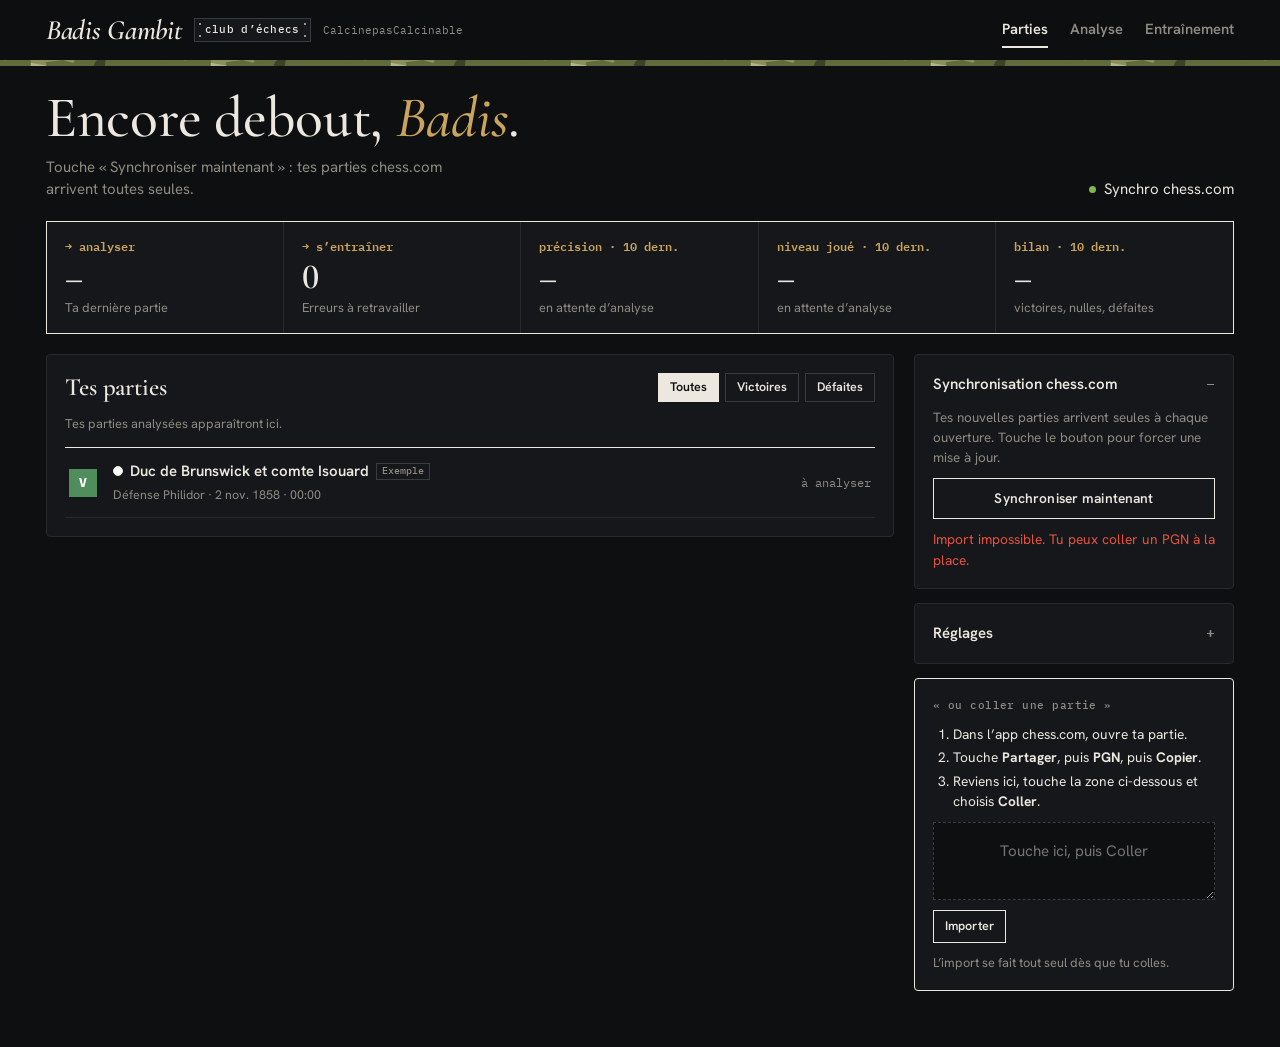
<file: index.html>
<!doctype html>
<html lang="fr">
<head>
<meta charset="utf-8">
<meta name="viewport" content="width=device-width,initial-scale=1,viewport-fit=cover">
<meta name="apple-mobile-web-app-capable" content="yes">
<meta name="mobile-web-app-capable" content="yes">
<meta name="apple-mobile-web-app-status-bar-style" content="default">
<meta name="apple-mobile-web-app-title" content="Badis Gambit">
<meta name="theme-color" content="#ffffff">
<link rel="manifest" href="manifest.webmanifest">
<link rel="apple-touch-icon" href="icon-180.png">
<link rel="icon" type="image/png" href="icon-192.png">
<style>
:root{padding-top:env(safe-area-inset-top,0px);padding-bottom:env(safe-area-inset-bottom,0px)}
body{margin:0}
img{max-width:100%}
[hidden]{display:none!important}
</style>
</head>
<body>
<title>Badis Gambit</title>
<meta name="claude:viewport-fit-sides" content="cover">
<link rel="preconnect" href="https://fonts.googleapis.com">
<link rel="stylesheet" href="https://fonts.googleapis.com/css2?family=Cormorant+Garamond:ital,wght@0,500;0,600;0,700;1,500;1,600;1,700&family=Hanken+Grotesk:wght@400;500;600;700;800&family=IBM+Plex+Mono:wght@400;500;600&display=swap">
<style>
/* Mise en page : en-tête blanc avec une bande camouflage, puis trois vues (Parties, Analyse, Entraînement).
   Analyse et Entraînement : échiquier à gauche, panneau du coach à droite (une colonne sur téléphone).
   Direction : vestiaire de club anglais (marine, vert anglais, bordeaux, serif classique),
   étiquettes cousues en machine à écrire, et une touche de camouflage vert. Thème clair unique. */
:root{
  --paper:#0e0f11; --surface:#16171a; --surface-2:#1f2024; --surface-3:#27292e; --ink:#ece8e0; --on-ink:#0e0f11; --muted:#8f8b83; --line:#28292d; --line-2:#3a3b40;
  --navy:#3d5f9e; --green:#4f8d5d; --burgundy:#a53a4b; --gold:#c9a45c; --accent:#3d5f9e; --accent-ink:#ffffff; --accent-soft:rgba(61,95,158,.16); --accent-2:#6f97dc;
  --camo-1:#3b4228; --camo-2:#5f6b3d; --camo-3:#8a8f5c; --camo-4:#b5b38a;
  --sq-l:#edd6b0; --sq-d:#b88762; --sq-hl:rgba(255,236,92,.62); --sq-sel:rgba(20,85,30,.5);
  --c-brillant:#26c2a3; --c-unique:#749bbf; --c-meilleur:#81b64c; --c-excellent:#96bc4b; --c-bon:#96af8b; --c-theorie:#a88865; --c-force:#96af8b;
  --c-imprecision:#f0b93a; --c-erreur:#ff9a4a; --c-manquee:#ff7769; --c-gaffe:#e6392a;
  --win:#81b64c; --loss:#e5523f; --draw:#8b877c;
  --f-display:"Cormorant Garamond","Garamond","Times New Roman",serif;
  --f-body:"Hanken Grotesk",system-ui,-apple-system,"Segoe UI",Helvetica,Arial,sans-serif;
  --f-mono:"IBM Plex Mono",ui-monospace,"SF Mono",Menlo,monospace;
  --r:4px;
  --camo:linear-gradient(90deg,var(--camo-1),var(--camo-2),var(--camo-3),var(--camo-2));
  color-scheme:dark;
}
*{box-sizing:border-box}
html,body{background:var(--paper);color:var(--ink)}
body{font-family:var(--f-body);font-size:15px;line-height:1.5;-webkit-font-smoothing:antialiased}
button{font:inherit;color:inherit;cursor:pointer}
button:disabled{cursor:not-allowed}
button:focus-visible,a:focus-visible,textarea:focus-visible,select:focus-visible,input:focus-visible,summary:focus-visible{outline:2px solid var(--navy);outline-offset:2px}
a{color:var(--navy)}
.mono{font-family:var(--f-mono);font-variant-numeric:tabular-nums}
.muted{color:var(--muted)}
h1,h2,h3{font-family:var(--f-display);text-wrap:balance;margin:0;font-weight:600;letter-spacing:-.005em}
h2{font-size:1.55rem;line-height:1.15}
.eyebrow,.secttl{font-family:var(--f-mono);font-size:.7rem;text-transform:lowercase;letter-spacing:.04em;font-weight:500;color:var(--muted)}
.secttl::before,.eyebrow::before{content:"« "}.secttl::after,.eyebrow::after{content:" »"}

/* étiquette cousue */
.tag{display:inline-flex;align-items:center;gap:6px;font-family:var(--f-mono);font-size:.7rem;font-weight:500;letter-spacing:.03em;background-color:var(--surface);border:1px solid var(--line-2);padding:4px 12px;position:relative;white-space:nowrap;
  background-image:radial-gradient(circle,#9a968c 0 1px,transparent 1.4px),radial-gradient(circle,#9a968c 0 1px,transparent 1.4px),radial-gradient(circle,#9a968c 0 1px,transparent 1.4px),radial-gradient(circle,#9a968c 0 1px,transparent 1.4px);
  background-size:6px 6px;background-repeat:no-repeat;background-position:2px 2px,calc(100% - 2px) 2px,2px calc(100% - 2px),calc(100% - 2px) calc(100% - 2px)}
.tag.dark{background-color:var(--navy);color:#fff;border-color:var(--navy);
  background-image:radial-gradient(circle,rgba(255,255,255,.5) 0 1px,transparent 1.4px),radial-gradient(circle,rgba(255,255,255,.5) 0 1px,transparent 1.4px),radial-gradient(circle,rgba(255,255,255,.5) 0 1px,transparent 1.4px),radial-gradient(circle,rgba(255,255,255,.5) 0 1px,transparent 1.4px)}

/* en-tête */
body::before{content:"";position:fixed;inset:0 0 auto;height:env(safe-area-inset-top,0px);z-index:10;background:var(--paper)}
.top{position:sticky;top:env(safe-area-inset-top,0px);z-index:9;background:rgba(14,15,17,.92);-webkit-backdrop-filter:blur(12px);backdrop-filter:blur(12px)}
.top::after{content:"";display:block;height:6px;background:var(--camo);background-size:180px 180px}
.top-in{max-width:1220px;margin:0 auto;padding-left:max(16px,env(safe-area-inset-left,0px));padding-right:max(16px,env(safe-area-inset-right,0px));padding-block:12px;display:flex;align-items:center;gap:18px;flex-wrap:wrap}
.brand{display:flex;align-items:center;gap:12px;margin-right:auto;min-width:0}
.brand b{font-family:var(--f-display);font-style:italic;font-weight:600;font-size:1.75rem;line-height:1;letter-spacing:-.01em;white-space:nowrap}
.brand .tag{font-size:.66rem;padding:3px 10px}
.brand .who{font-family:var(--f-mono);font-size:.68rem;color:var(--muted);white-space:nowrap;overflow:hidden;text-overflow:ellipsis}
.tabs{display:flex;gap:22px;max-width:100%;overflow-x:auto}
.tabs button{border:0;background:transparent;padding:6px 0;font-weight:600;font-size:.92rem;white-space:nowrap;display:flex;gap:6px;align-items:center;color:var(--muted);border-bottom:2px solid transparent}
.tabs button[aria-selected="true"]{color:var(--ink);border-bottom-color:var(--ink)}
.tabs .pill{background:var(--burgundy);color:#fff;font-size:.66rem;padding:0 6px;line-height:1.6;font-weight:700;font-family:var(--f-mono)}
@media (max-width:560px){.top-in{gap:8px}.tabs{width:100%;justify-content:space-between;gap:8px}.brand b{font-size:1.5rem}}

main{max-width:1220px;margin:0 auto;padding-left:max(16px,env(safe-area-inset-left,0px));padding-right:max(16px,env(safe-area-inset-right,0px));padding-block:24px 56px}
.view{display:grid;gap:20px}
.card{background:var(--surface);border:1px solid var(--line);border-radius:var(--r);padding:18px;min-width:0}
.row{display:flex;gap:10px;align-items:center;flex-wrap:wrap}
.btn{border:1px solid var(--ink);background:transparent;padding:9px 16px;border-radius:0;font-weight:600;font-size:.86rem;display:inline-flex;align-items:center;justify-content:center;gap:8px;letter-spacing:.01em}
.btn:hover{background:var(--ink);color:var(--on-ink)}
.btn.primary{background:var(--navy);border-color:var(--navy);color:#fff}
.btn.primary:hover{background:#4a6db0}
.btn.green{background:var(--green);border-color:var(--green);color:#fff}
.btn:disabled{opacity:.35;pointer-events:none}
.btn.small{padding:6px 11px;font-size:.78rem}
.btn.ghost{border-color:transparent;text-decoration:underline;text-underline-offset:3px;padding-inline:4px}
.btn.ghost:hover{background:transparent;color:var(--ink)}
.note{font-size:.84rem;color:var(--muted)}
.err{color:var(--loss);font-size:.86rem}
.status{font-size:.8rem;color:var(--muted)}
.empty{border:1px dashed var(--line-2);padding:20px;color:var(--muted);font-size:.9rem;background:var(--surface)}
textarea,input[type=text],select{width:100%;border:1px solid var(--line-2);border-radius:0;background:var(--surface-2);color:var(--ink);padding:9px 10px;font-family:var(--f-mono);font-size:.78rem}
textarea{min-height:110px;resize:vertical}
.prog{height:3px;background:var(--surface-2);overflow:hidden}
.prog i{display:block;height:100%;background:var(--green);width:0;transition:width .2s}
@media (prefers-reduced-motion:reduce){*{transition:none!important;animation:none!important}}

/* ---------- Parties ---------- */
.welcome{display:flex;justify-content:space-between;align-items:flex-end;gap:16px;flex-wrap:wrap}
.welcome h1{font-size:clamp(2.2rem,6vw,3.6rem);font-weight:500;line-height:1}
.welcome h1 em{font-style:italic;color:var(--gold)}
.welcome .lede{color:var(--muted);max-width:54ch;margin-top:8px}
.syncchip{display:inline-flex;align-items:center;gap:8px}
.syncchip i{width:7px;height:7px;border-radius:50%;background:var(--muted);flex:none}
.syncchip.on i{background:var(--win)}
.syncchip.busy i{background:var(--c-imprecision);animation:pulse 1.2s infinite}
@keyframes pulse{50%{opacity:.3}}
.quick{display:grid;grid-template-columns:repeat(5,minmax(0,1fr));border:1px solid var(--ink);background:var(--surface)}
.quick #qRec small{font-family:var(--f-mono);font-size:.8rem;font-weight:500;margin-left:1px}
.quick #qRec .w{color:var(--win)}.quick #qRec .l{color:var(--loss)}.quick #qRec .d{color:var(--muted)}
.nextbig{width:100%;margin-top:12px;padding:14px;font-size:1rem}
@media (max-width:1000px){.quick{grid-template-columns:repeat(3,minmax(0,1fr))}.quick button:nth-child(3){border-right:0}.quick button:nth-child(-n+3){border-bottom:1px solid var(--line)}}
.quick button{border:0;background:transparent;padding:16px 18px;text-align:left;display:grid;gap:4px;border-right:1px solid var(--line)}
.quick button:last-child{border-right:0}
.quick button:hover{background:var(--surface-2)}
.quick b{font-family:var(--f-display);font-size:2.2rem;font-weight:600;line-height:1;font-variant-numeric:lining-nums tabular-nums}
.quick span{font-size:.8rem;color:var(--muted)}
.quick .go{font-family:var(--f-mono);font-size:.72rem;color:var(--gold);font-weight:600}
@media (max-width:620px){.quick{grid-template-columns:minmax(0,1fr)}.quick button{border-right:0;border-bottom:1px solid var(--line)}.quick button:last-child{border-bottom:0}}
.split{display:grid;grid-template-columns:minmax(0,1fr) 320px;gap:20px;align-items:start}
@media (max-width:900px){.split{grid-template-columns:minmax(0,1fr)}}
.chips{display:flex;gap:6px;flex-wrap:wrap}
.chip{border:1px solid var(--line-2);background:transparent;color:var(--ink);padding:4px 11px;font-size:.78rem;font-weight:600}
.chip[aria-pressed="true"]{background:var(--ink);color:var(--on-ink);border-color:var(--ink)}
.glist{display:grid;margin-top:14px;border-top:1px solid var(--ink)}
.grow{display:grid;grid-template-columns:30px minmax(0,1fr) auto;gap:14px;align-items:center;padding:12px 4px;border:0;border-bottom:1px solid var(--line);background:transparent;text-align:left;width:100%}
.grow:hover{background:var(--surface-2)}
.res{width:28px;height:28px;display:grid;place-items:center;font-weight:700;font-family:var(--f-mono);font-size:.8rem;color:#fff}
.res.V{background:var(--green)}.res.D{background:var(--burgundy)}.res.N{background:var(--draw)}.res.\?{background:var(--muted)}
.gmain{min-width:0}
.gmain .who{font-weight:600;display:flex;gap:7px;align-items:center;min-width:0}
.gmain .who span.n{overflow:hidden;text-overflow:ellipsis;white-space:nowrap}
.dot{width:10px;height:10px;border-radius:50%;border:1.5px solid var(--ink);flex:none}
.dot.w{background:#fff}.dot.b{background:#111;border-color:var(--muted)}
.gmain .sub{font-size:.78rem;color:var(--muted);overflow:hidden;text-overflow:ellipsis;white-space:nowrap}
.gside{text-align:right;font-size:.74rem;color:var(--muted);font-family:var(--f-mono)}
.gside .acc{font-weight:600;color:var(--ink);font-size:.95rem;display:block}
.gstats{display:flex;gap:14px;align-items:center;justify-content:flex-end}
.gcol{display:grid;justify-items:end;min-width:44px}
.gbr{display:inline-flex;align-items:center;gap:2px;font-weight:600;color:var(--ink)}
.gside .acc.lvl.up{color:var(--win)}.gside .acc.lvl.down{color:var(--loss)}
@media (max-width:480px){.gstats{gap:9px}.gcol{min-width:36px}}
.tag-ex{font-family:var(--f-mono);font-size:.62rem;border:1px solid var(--line-2);padding:0 5px;color:var(--muted);font-weight:500}
details.card summary{cursor:pointer;list-style:none;display:flex;justify-content:space-between;align-items:center;font-weight:600}
details.card summary::-webkit-details-marker{display:none}
details.card summary::after{content:"+";font-family:var(--f-mono);color:var(--muted)}
details.card[open] summary::after{content:"–"}
details.card > div{display:grid;gap:10px;margin-top:12px}

/* ---------- Échiquier ---------- */
.boardcol{display:grid;gap:10px;min-width:0}
.pstrip{display:flex;justify-content:space-between;align-items:center;gap:10px;min-width:0;padding-left:28px}
.pl{display:flex;gap:10px;align-items:center;min-width:0}
.av{width:34px;height:34px;display:grid;place-items:center;font-family:var(--f-display);font-weight:700;font-style:italic;font-size:1.2rem;flex:none;background:var(--surface-2);border:1px solid var(--line-2);color:var(--muted)}
.av.me{background:var(--navy);color:#fff;border-color:var(--navy)}
.pl-txt{min-width:0;display:grid;gap:1px}
.pl-nm{font-weight:600;font-size:.92rem;white-space:nowrap;overflow:hidden;text-overflow:ellipsis}
.pl-nm .muted{font-weight:500}
.caps{display:flex;align-items:center;height:16px;font-size:.72rem;color:var(--muted);font-family:var(--f-mono)}
.pc.mini{position:static;display:inline-block;width:17px;height:17px;inset:auto;margin-right:-4px}
.caps b{margin-left:9px;font-weight:600}
.clk{font-family:var(--f-mono);font-size:1rem;background:var(--surface-2);padding:4px 10px;font-weight:600;border:1px solid var(--line-2);color:var(--muted);font-variant-numeric:tabular-nums}
.clk.on{background:var(--ink);color:var(--on-ink);border-color:var(--ink)}
.bwrap{display:grid;grid-template-columns:20px minmax(0,1fr);gap:8px}
.evalbar{position:relative;overflow:hidden;background:#403d39;border:1px solid var(--line-2)}
.evalbar i{position:absolute;left:0;right:0;bottom:0;background:#fff;transition:height .45s cubic-bezier(.3,.8,.3,1)}
.evalbar.flip i{top:0;bottom:auto}
.evalbar b{position:absolute;left:0;right:0;font-size:8px;letter-spacing:-.04em;font-family:var(--f-mono);text-align:center;font-weight:600;bottom:3px;color:#403d39}
.evalbar.blk b{bottom:auto;top:3px;color:#fff}
.evalbar.flip b{bottom:auto;top:3px}.evalbar.flip.blk b{top:auto;bottom:3px}
.board{position:relative;aspect-ratio:1/1;width:100%;max-width:100%;display:grid;grid-template-columns:repeat(8,1fr);grid-template-rows:repeat(8,1fr);border:1px solid #000;box-shadow:0 0 0 5px var(--surface-2),0 0 0 6px var(--line-2),0 18px 40px rgba(20,20,20,.12);user-select:none;-webkit-user-select:none;touch-action:manipulation}
.board[data-b="marine"]{--sq-l:#e9e7e1;--sq-d:#4c6185}
.board[data-b="atelier"]{--sq-l:#f3f2ee;--sq-d:#c4c1b8}
.board[data-b="bois"]{--sq-l:#edd6b0;--sq-d:#b88762}
.board[data-b="club"]{--sq-l:#eeeadf;--sq-d:#6f8968}
.board[data-b="vert"]{--sq-l:#ebecd0;--sq-d:#739552}
.board[data-b="camo"]{--sq-l:#e7e4d3;--sq-d:#6e7b45}
.board[data-b="camo"] .sq.d{background:var(--camo);background-size:160px 160px}
.sq{position:relative;border:0;padding:0;margin:0;min-width:0;min-height:0}
.sq.l{background:var(--sq-l)}.sq.d{background:var(--sq-d)}
.sq.hl::before{content:"";position:absolute;inset:0;background:var(--hlc,var(--sq-hl));opacity:.55}
.sq.sel::before{content:"";position:absolute;inset:0;background:var(--sq-sel)}
.sq.chk::before{content:"";position:absolute;inset:0;background:radial-gradient(circle,rgba(230,57,42,.95) 0,rgba(230,57,42,.5) 40%,transparent 72%)}
.sq.tgt::after{content:"";position:absolute;width:30%;height:30%;left:35%;top:35%;border-radius:50%;background:rgba(20,20,20,.25)}
.sq.tgt.cap::after{width:88%;height:88%;left:6%;top:6%;background:transparent;border:5px solid rgba(20,20,20,.25)}
.sq.hint::before{content:"";position:absolute;inset:0;box-shadow:inset 0 0 0 4px var(--c-imprecision)}
.pc{position:absolute;inset:3%;background-size:contain;background-repeat:no-repeat;background-position:center;pointer-events:none;z-index:2;will-change:transform}
.coord{position:absolute;font-size:clamp(8px,1.6vw,11px);font-weight:600;font-family:var(--f-mono);pointer-events:none;z-index:1;line-height:1}
.coord.f{right:3px;bottom:2px}.coord.r{left:3px;top:3px}
.sq.l .coord{color:var(--sq-d)}.sq.d .coord{color:var(--sq-l)}
.board[data-b="camo"] .sq.d .coord{color:#fff}
.badge-sq{position:absolute;right:-8%;top:-8%;width:44%;height:44%;max-width:26px;max-height:26px;z-index:5;filter:drop-shadow(0 2px 3px rgba(0,0,0,.35));animation:pop .28s cubic-bezier(.3,1.6,.5,1)}
@keyframes pop{from{transform:scale(.3);opacity:0}to{transform:scale(1);opacity:1}}
.arrows{position:absolute;inset:0;pointer-events:none;z-index:4}
.navbar{display:grid;grid-template-columns:repeat(4,minmax(0,1fr));gap:6px;align-items:center}
.tools{display:flex;gap:6px}
.tools .btn{flex:1;padding:8px 6px;font-size:.72rem;font-family:var(--f-mono);font-weight:500;border-color:var(--line-2);color:var(--muted)}
.tools .btn:hover{background:var(--surface-2);color:var(--ink)}
.tools .btn[aria-pressed="false"]{opacity:.5}
.nowbox{border:1px solid var(--accent-2);background:rgba(111,151,220,.08);padding:10px 12px;display:grid;gap:6px}
.nowbox .bl{display:flex;align-items:center;gap:8px;font-weight:600;flex-wrap:wrap}
.nowdot{width:20px;height:20px;border-radius:50%;background:var(--accent-2);display:grid;place-items:center;color:#fff;font-size:.7rem;font-weight:700;flex:none}
.navbar .btn{padding:11px 8px;font-size:1rem}
.navbar .tools{display:flex;gap:6px}
.navbar .tools .btn{padding:11px 10px;font-size:.74rem;font-family:var(--f-mono);font-weight:500;border-color:var(--line-2);color:var(--muted)}
.navbar .tools .btn:hover{background:var(--surface-2);color:var(--ink)}
.navbar .tools .btn[aria-pressed="false"]{opacity:.5}
.boardhint{text-align:center;font-size:.74rem;color:var(--muted);font-family:var(--f-mono)}

/* ---------- Analyse ---------- */
.ana{display:grid;grid-template-columns:250px minmax(0,580px) minmax(0,1fr);gap:22px;align-items:start}
main:has(#v-analyse:not([hidden])){max-width:1480px}
.gpanel{border:1px solid var(--line);background:var(--surface);min-width:0;display:grid;grid-template-rows:auto 1fr;max-height:calc(100vh - 120px);position:sticky;top:calc(env(safe-area-inset-top,0px) + 86px)}
.gpanel .gp-h{display:flex;justify-content:space-between;align-items:center;padding:12px 12px 10px;border-bottom:1px solid var(--line)}
.gpanel .gp-h b{font-family:var(--f-display);font-style:italic;font-size:1.2rem;font-weight:600}
.gplist{overflow-y:auto;min-height:0}
.gpi{display:grid;grid-template-columns:22px minmax(0,1fr) auto;gap:9px;align-items:center;width:100%;text-align:left;border:0;border-bottom:1px solid var(--line);background:transparent;padding:9px 10px;color:var(--ink)}
.gpi:hover{background:var(--surface-2)}
.gpi.cur{background:var(--surface-3);box-shadow:inset 3px 0 0 var(--gold)}
.gpi .r{width:22px;height:22px;display:grid;place-items:center;font:700 .66rem var(--f-mono);color:#fff}
.gpi .r.V{background:var(--green)}.gpi .r.D{background:var(--burgundy)}.gpi .r.N{background:var(--draw)}
.gpi .t{min-width:0;display:grid;gap:1px}
.gpi .o{font-weight:600;font-size:.84rem;white-space:nowrap;overflow:hidden;text-overflow:ellipsis}
.gpi .o span{color:var(--muted);font-weight:500}
.gpi .m{font-size:.7rem;color:var(--muted);white-space:nowrap;overflow:hidden;text-overflow:ellipsis;display:flex;gap:5px;align-items:center}
.gpi .n{display:grid;justify-items:end;font-family:var(--f-mono);font-size:.74rem;line-height:1.25}
.gpi .n b{font-size:.82rem}
.gpi .n .up{color:var(--win)}.gpi .n .down{color:var(--loss)}
@media (max-width:1279px){
  .ana{grid-template-columns:minmax(0,560px) minmax(0,1fr)}
  .gpanel{grid-column:1/-1;position:static;max-height:none;grid-template-rows:auto}
  .gpanel .gp-h{display:none}
  .gplist{display:flex;overflow-x:auto;overflow-y:hidden;scrollbar-width:thin}
  .gpi{flex:0 0 200px;border-bottom:0;border-right:1px solid var(--line)}
  .gpi.cur{box-shadow:inset 0 -3px 0 var(--gold)}
}
@media (max-width:960px){.ana{grid-template-columns:minmax(0,1fr)}}
@media (min-width:961px){.ana .boardcol,.drill .boardcol{position:sticky;top:calc(env(safe-area-inset-top,0px) + 86px)}}
.rpanel{border:1px solid var(--ink);background:var(--surface);min-width:0;display:grid}
.rp-head{display:flex;align-items:center;justify-content:space-between;gap:10px;padding:14px 16px;border-bottom:1px solid var(--line);flex-wrap:wrap}
.rp-title{display:flex;align-items:center;gap:10px;min-width:0;flex-wrap:wrap}
.rp-title b{font-family:var(--f-display);font-style:italic;font-weight:600;font-size:1.45rem;line-height:1}
.rp-graph{padding:12px 16px 2px;position:relative}
.graph{width:100%;height:96px;display:block;cursor:crosshair;border:1px solid var(--line)}
.gtip{position:absolute;pointer-events:none;background:var(--ink);color:var(--on-ink);font-size:.72rem;font-family:var(--f-mono);padding:3px 8px;white-space:nowrap;transform:translate(-50%,-110%);z-index:3}
.rp-body{padding:14px 16px 16px;display:grid;gap:14px;min-width:0}
.rp-foot{border-top:1px solid var(--line);padding:12px 16px;display:flex;gap:8px;flex-wrap:wrap}
.rp-foot .btn{flex:1;min-width:0}
.varbar{display:flex;align-items:center;justify-content:space-between;gap:8px;background:var(--navy);color:#fff;padding:9px 12px;font-size:.84rem;flex-wrap:wrap}
.varbar b{font-family:var(--f-mono);font-weight:500;font-size:.78rem}
.varbar button{border:1px solid rgba(255,255,255,.55);background:transparent;color:#fff;padding:5px 10px;font-size:.78rem;font-weight:600}
.varbar button:hover{background:#fff;color:var(--navy)}

/* coach */
.coachrow{display:grid;grid-template-columns:46px minmax(0,1fr);gap:12px;align-items:start}
.coachav{width:46px;height:46px;display:grid;place-items:center;background:var(--green);color:#fff;font-size:1.7rem;line-height:1;font-family:"DejaVu Sans","Segoe UI Symbol","Apple Symbols",serif;border:1px solid var(--green);box-shadow:inset 0 0 0 3px #fff}
.bubble{position:relative;background:var(--surface-2);color:var(--ink);border:1px solid var(--line-2);padding:12px 14px;display:grid;gap:9px;min-width:0}
.bubble::before{content:"";position:absolute;left:-8px;top:14px;width:14px;height:14px;background:var(--surface-2);border-left:1px solid var(--line-2);border-bottom:1px solid var(--line-2);transform:rotate(45deg)}
.bubble .bh{display:flex;align-items:center;justify-content:space-between;gap:10px}
.bubble .bt{display:flex;align-items:center;gap:8px;font-weight:700;font-size:1.02rem;min-width:0;flex-wrap:wrap}
.bubble .bt .mv{font-family:var(--f-mono);font-weight:600}
.bubble p{margin:0;line-height:1.5;font-size:.92rem}
.bubble ul{margin:0;padding-left:18px;display:grid;gap:3px;font-size:.9rem}
.dctx{font-size:.86rem;color:var(--muted);margin:0}
.evchip{font-family:var(--f-mono);font-size:.76rem;font-weight:600;padding:3px 8px;white-space:nowrap;border:1px solid var(--ink)}
.evchip.w{background:#fff;color:#141414;border-color:#fff}
.evchip.b{background:#403d39;color:#fff;border-color:#55524d}
.ico{display:inline-grid;place-items:center;flex:none;vertical-align:middle}
.ico svg{display:block}
.meta-chips{display:flex;gap:6px;flex-wrap:wrap}
.mchip{font-family:var(--f-mono);font-size:.7rem;background:var(--surface-2);padding:2px 8px;color:var(--muted)}
.mchip.warn{background:rgba(230,57,42,.16);color:#ff8a7a}
.bestbox{border:1px solid var(--line);background:var(--paper);padding:10px 12px;display:grid;gap:6px}
.bestbox .bl{display:flex;align-items:center;gap:8px;font-weight:600;flex-wrap:wrap}
.bestline{font-family:var(--f-mono);font-size:.8rem;color:var(--muted);overflow-x:auto;white-space:nowrap}
.bbtns{display:flex;gap:6px;flex-wrap:wrap}
.bbtn{border:1px solid var(--ink);padding:6px 12px;font-size:.8rem;font-weight:600;background:var(--ink);color:var(--on-ink)}
.bbtn.alt{background:transparent;color:var(--ink)}
.bbtn.gold,.bbtn.green{background:var(--green);border-color:var(--green);color:#fff}
.bbtn:disabled{opacity:.4}
.aiout{font-size:.9rem;line-height:1.55;border-left:2px solid var(--green);padding:2px 0 2px 12px;display:grid;gap:6px}
.aiout p{margin:0}.aiout ul{margin:0;padding-left:18px}.aiout h4{margin:4px 0 0;font-family:var(--f-display);font-size:1.05rem}

/* liste des coups */
.moves{display:grid;grid-template-columns:40px minmax(0,1fr) minmax(0,1fr);font-family:var(--f-mono);font-size:.84rem;max-height:280px;overflow-y:auto;border:1px solid var(--line)}
.moves .no{color:var(--muted);padding:6px 8px;text-align:right;font-size:.74rem;align-self:center;background:var(--paper)}
.moves button{border:0;background:transparent;text-align:left;padding:6px 8px;display:flex;align-items:center;gap:6px;font-family:inherit;font-size:inherit;min-width:0}
.moves button:hover{background:var(--surface-2)}
.moves button.cur{background:var(--navy);color:#fff;font-weight:600}

/* bilan */
.accs{display:grid;grid-template-columns:1fr 1fr;border:1px solid var(--ink)}
.accs > div{padding:14px;display:grid;gap:2px;min-width:0}
.accs > div + div{border-left:1px solid var(--ink)}
.accs .nm{font-size:.78rem;font-weight:600;overflow:hidden;text-overflow:ellipsis;white-space:nowrap;display:flex;align-items:center;gap:6px}
.accs b{font-family:var(--f-display);font-weight:600;font-size:2.8rem;line-height:1;font-variant-numeric:lining-nums tabular-nums}
.accs .me b{color:var(--gold)}
.accs span.l{font-family:var(--f-mono);font-size:.68rem;color:var(--muted)}
.accs .gr{display:grid;gap:1px;margin-top:10px;padding-top:10px;border-top:1px dashed var(--line-2)}
.accs .gr strong{font-family:var(--f-display);font-weight:600;font-size:1.9rem;line-height:1;font-variant-numeric:lining-nums tabular-nums}
.accs em{font-style:normal;font-weight:600}.accs em.up{color:var(--win)}.accs em.down{color:var(--loss)}
.ctable{display:grid;grid-template-columns:minmax(0,1fr) 46px 46px;align-items:center;font-size:.88rem}
.ctable > *{padding:6px 4px;border-bottom:1px solid var(--line)}
.ctable .hd{font-family:var(--f-mono);font-size:.68rem;color:var(--muted);text-align:center}
.ctable .lab{display:flex;align-items:center;gap:9px;font-weight:600}
.ctable .n{text-align:center;font-family:var(--f-mono);font-weight:600}
.ctable .n.z{color:#45464b}
.ctable .lab.dim{color:var(--muted);font-weight:500}

/* ---------- Entraînement ---------- */
.drill{display:grid;grid-template-columns:minmax(0,520px) minmax(0,1fr);gap:26px;align-items:start}
@media (max-width:900px){.drill{grid-template-columns:minmax(0,1fr)}}
.boxes{display:grid;grid-template-columns:repeat(5,1fr);border:1px solid var(--line)}
.boxes div{padding:9px 4px;text-align:center}
.boxes div + div{border-left:1px solid var(--line)}
.boxes b{display:block;font-family:var(--f-display);font-size:1.7rem;font-weight:600;line-height:1.1;font-variant-numeric:lining-nums tabular-nums}
.boxes span{font-family:var(--f-mono);font-size:.64rem;color:var(--muted)}
.feedback{padding:9px 12px;font-weight:600;font-size:.88rem;border-left:3px solid}
.feedback.ok{background:rgba(92,143,46,.16);color:#9fd47a;border-color:var(--win)}
.feedback.ko{background:rgba(194,58,44,.16);color:#ff8a7a;border-color:var(--loss)}
.feedback.info{background:var(--accent-soft);color:var(--accent-2);border-color:var(--accent-2)}
.cmp{display:grid;gap:6px}
.cmp > div{display:flex;align-items:center;gap:8px;font-size:.88rem;background:var(--paper);border:1px solid var(--line);padding:6px 10px}
.cmp > div > span.cl{flex:1;min-width:0}
.dline{display:grid;gap:10px}
.lseq{display:flex;flex-wrap:wrap;gap:4px;font-family:var(--f-mono);font-size:.84rem}
.lmv{border:1px solid var(--line-2);background:var(--surface);padding:4px 8px;display:inline-flex;align-items:center;gap:5px}
.lmv .no{color:var(--muted);font-size:.74rem}
.lmv.cur{background:var(--navy);color:#fff;border-color:var(--navy)}
.lmv.cur .no{color:rgba(255,255,255,.7)}
.lstatus{font-size:.88rem;font-weight:600}
.dnav{display:flex;gap:8px;justify-content:space-between;flex-wrap:wrap}
.dnav .btn{flex:1;min-width:0}
.dnav .btn.ghost{flex:0 0 auto}
#drillCard{padding:16px;gap:14px}
.importcard{display:grid;gap:10px;border-color:var(--ink)}
.steps{margin:0;padding-left:20px;display:grid;gap:3px;font-size:.86rem}
.pastezone{min-height:64px;font-family:var(--f-body);font-size:.95rem;text-align:center;padding:18px 10px;border:1.5px dashed var(--line-2);background:var(--paper)}
.pastezone:focus{border-color:var(--navy);background:var(--surface-2)}
.tabbar{display:none}
@media (max-width:700px){
  body{font-size:15px}
  .top-in{padding-block:10px}
  .tabs,.brand .tag,.brand .who{display:none}
  .brand b{font-size:1.55rem}
  main{padding-block:16px calc(84px + env(safe-area-inset-bottom,0px))}
  .tabbar{display:grid;grid-template-columns:repeat(3,1fr);position:fixed;left:0;right:0;bottom:0;z-index:20;background:rgba(14,15,17,.96);-webkit-backdrop-filter:blur(12px);backdrop-filter:blur(12px);border-top:1px solid var(--line-2);padding:6px max(8px,env(safe-area-inset-right,0px)) calc(6px + env(safe-area-inset-bottom,0px)) max(8px,env(safe-area-inset-left,0px))}
  .tabbar button{position:relative;border:0;background:transparent;display:grid;justify-items:center;gap:2px;padding:6px 0;color:var(--muted);font-size:.68rem;font-weight:600}
  .tabbar svg{width:24px;height:24px}
  .tabbar button[aria-selected="true"]{color:var(--ink)}
  .tabbar button[aria-selected="true"]::before{content:"";position:absolute;top:-7px;left:30%;right:30%;height:2px;background:var(--ink)}
  .tabbar .pill{position:absolute;top:2px;left:calc(50% + 8px);background:var(--burgundy);color:#fff;font-style:normal;font-size:.6rem;padding:0 5px;line-height:1.6;font-family:var(--f-mono)}
  .welcome h1{font-size:2.1rem}
  .welcome .syncchip{display:none}
  .split{gap:14px}
  #v-parties .split{display:flex;flex-direction:column;align-items:stretch}
  #v-parties .split > .view{display:contents}
  #importCard{order:1}#v-parties .split > .card{order:2}#v-parties details.card{order:3}
  #macSync{display:none}
  .card{padding:14px}
  .grow{grid-template-columns:28px minmax(0,1fr) auto;gap:10px;padding:13px 2px}
  /* analyse : échiquier bord à bord, navigation collée en bas */
  .ana,.drill{gap:14px}
  .bwrap{grid-template-columns:10px minmax(0,1fr);gap:4px}
  .evalbar b{display:none}
  .board{box-shadow:none}
  .pstrip{padding-left:14px;padding-right:4px}
  .pstrip .av{width:28px;height:28px;font-size:1rem}
  .clk{font-size:.9rem;padding:3px 8px}
  #v-analyse .navbar{position:fixed;left:0;right:0;bottom:calc(58px + env(safe-area-inset-bottom,0px));z-index:19;background:rgba(14,15,17,.96);border-top:1px solid var(--line);padding:6px max(10px,env(safe-area-inset-right,0px)) 6px max(10px,env(safe-area-inset-left,0px));gap:6px}
  #v-analyse .navbar .btn{padding:10px 4px}
  body[data-view="analyse"] main{padding-bottom:calc(140px + env(safe-area-inset-bottom,0px))}
  .tools{padding-inline:4px}
  .boardhint{display:none}
  .rp-foot{display:none}
  .rp-head{padding:12px 14px}
  .rp-body{padding:12px 14px}
  .rp-graph{padding:10px 14px 0}
  .graph{height:70px}
  .coachrow{grid-template-columns:minmax(0,1fr)}
  .coachav{display:none}
  .bubble::before{display:none}
  .moves{max-height:200px}
  .dnav{padding-inline:4px}
  .dnav .btn{padding:12px 6px}
  .accs b{font-size:2.3rem}
  .quick{grid-template-columns:repeat(2,minmax(0,1fr))}
  .quick button{border-bottom:1px solid var(--line)!important}
  .quick button:nth-child(odd){border-right:1px solid var(--line)!important}.quick button:nth-child(even){border-right:0!important}
  .quick button:first-child{grid-column:1/-1;border-right:0!important}
  .quick button{border-bottom:0;border-right:1px solid var(--line);padding:10px 10px}
  .quick button:last-child{border-right:0}
  .quick b{font-size:1.45rem}
  .quick span{font-size:.7rem;line-height:1.3}
  .quick .go{font-size:.62rem}
  #qLast,#qAccSub,#qRecSub{display:none}
  .welcome .lede{font-size:.9rem}
  /* l'échiquier, puis directement le coach, puis les réglages */
  .ana .boardcol,.drill .boardcol{display:contents}
  .ana,.drill{display:flex;flex-direction:column;gap:8px;align-items:stretch}
  #anaGames{order:0}.gpi{flex-basis:170px;padding:8px}
  #pTop{order:1}#v-analyse .bwrap{order:2}#pBot{order:3}#v-analyse .rpanel{order:4;margin-top:6px}#v-analyse .tools{order:5}
  #v-entrainement .drill > .view{display:contents}
  #v-analyse .rpanel{display:flex;flex-direction:column}#v-analyse .rp-head{order:1}#varbar{order:2}#anaProg{order:2}#rpSum,#rpMove{order:3}#v-analyse .rp-graph{order:4;padding-bottom:12px}#rpFoot{order:5}
  #dTop{order:1}#dboard{order:2;margin-inline:-10px;width:calc(100% + 20px);max-width:none}#drillCard{order:3}#dNav{order:4}#v-entrainement .card{order:5}
  .ana,.drill{min-width:0;width:100%}
  #dTop{min-width:0;max-width:100%;overflow:hidden}#dTop .row > :last-child:not(button){display:none}
  #dTop .row{flex-wrap:nowrap}#dTop .secttl{font-size:.64rem;white-space:nowrap;overflow:hidden;text-overflow:ellipsis}
  #v-analyse .bwrap{margin-inline:-12px}
  .rp-title b{font-size:1.15rem}
  .pstrip{padding-left:4px}
  .accs .gr strong{font-size:1.6rem}
}
.standalone #aiMove,.standalone #dWhy,.standalone #aiGame{display:none!important}
.standalone #macSync{display:block!important;order:0!important}
.standalone #importCard{order:4!important}
.patterns{display:grid;gap:12px}
.pats{display:grid;gap:12px}
.pat{display:grid;gap:5px;padding-bottom:12px;border-bottom:1px solid var(--line)}
.pat:last-child{border-bottom:0;padding-bottom:0}
.pat.on .ph b{color:var(--gold)}
.pat .ph{display:flex;justify-content:space-between;gap:8px;font-size:.9rem}
.pat .btn{justify-self:start}
.pbar{height:5px;background:var(--surface-2)}
.pbar i{display:block;height:100%;background:var(--c-erreur)}
.pnote{font-size:.85rem;color:var(--ink);border-left:2px solid var(--gold);padding-left:10px}
.welcomebox{position:fixed;inset:0;z-index:50;background:rgba(8,8,10,.92);-webkit-backdrop-filter:blur(8px);backdrop-filter:blur(8px);display:grid;place-items:center;padding:24px max(16px,env(safe-area-inset-right,0px)) 24px max(16px,env(safe-area-inset-left,0px))}
.wcard{width:min(440px,100%);background:var(--surface);border:1px solid var(--line-2);padding:28px 24px;display:grid;gap:12px}
.wcard h1{font-size:2.6rem;font-weight:500;font-style:italic;line-height:1}
.wcard h1 em{color:var(--gold)}
.wcard p{margin:0;color:var(--muted)}
.wcard .tag{justify-self:start}
.wcard input{font-size:1rem;padding:12px;font-family:var(--f-body)}
.wcard .btn{padding:13px}
.lmv.demo{border-style:dashed;color:var(--muted)}
.lmv.demo.cur{color:#fff}
.lsep{font-family:var(--f-mono);font-size:.72rem;color:var(--muted);align-self:center;padding:0 2px}
.pc.wP{background-image:url('[data-uri]')}
.pc.wB{background-image:url('[data-uri]')}
.pc.wN{background-image:url('[data-uri]')}
.pc.wR{background-image:url('[data-uri]')}
.pc.wQ{background-image:url('[data-uri]')}
.pc.wK{background-image:url('[data-uri]')}
.pc.bP{background-image:url('[data-uri]')}
.pc.bB{background-image:url('[data-uri]')}
.pc.bN{background-image:url('[data-uri]')}
.pc.bR{background-image:url('[data-uri]')}
.pc.bQ{background-image:url('[data-uri]')}
.pc.bK{background-image:url('[data-uri]')}

</style>

<header class="top"><div class="top-in">
  <div class="brand"><b>Badis Gambit</b><span class="tag">club d’échecs</span><span class="who" id="whoami">CalcinepasCalcinable</span></div>
  <nav class="tabs" role="tablist">
    <button role="tab" data-tab="parties" aria-selected="true">Parties</button>
    <button role="tab" data-tab="analyse" aria-selected="false">Analyse</button>
    <button role="tab" data-tab="entrainement" aria-selected="false">Entraînement <span class="pill" id="duePill" hidden>0</span></button>
  </nav>
</div></header>

<div class="welcomebox" id="welcomeBox" hidden>
  <div class="wcard">
    <span class="tag">club d’échecs</span>
    <h1>Badis <em>Gambit</em></h1>
    <p>Analyse tes parties chess.com comme sur chess.com, vois le meilleur coup à chaque position et entraîne-toi sur tes propres erreurs.</p>
    <label class="note" for="wUser">Ton pseudo chess.com</label>
    <input type="text" id="wUser" placeholder="ex. MagnusCarlsen" autocapitalize="off" autocomplete="off" spellcheck="false">
    <button class="btn primary" id="wGo">C’est parti</button>
    <div class="status" id="wErr"></div>
    <div class="note">Tout reste sur ton appareil. Rien n’est envoyé ailleurs que chess.com.</div>
  </div>
</div>
<main>
  <!-- PARTIES -->
  <section class="view" id="v-parties">
    <div class="welcome">
      <div>
        <h1 id="heroTitle">Bonsoir.</h1>
        <div class="lede" id="heroLede">Tes parties chess.com arrivent toutes seules, le moteur les analyse, et tes erreurs deviennent tes exercices.</div>
      </div>
      <span class="tag syncchip" id="syncChip"><i></i><span>Import auto sur ton Mac</span></span>
    </div>
    <div class="quick" id="quick">
      <button id="heroLast"><span class="go">→ analyser</span><b id="qLastRes">–</b><span id="qLast">Ta dernière partie</span></button>
      <button id="heroTrain"><span class="go">→ s’entraîner</span><b id="qDue">0</b><span>Erreurs à retravailler</span></button>
      <button id="heroAcc" tabindex="-1" style="cursor:default"><span class="go">précision · 10 dern.</span><b id="qAcc">–</b><span id="qAccSub">sur tes 10 dernières parties</span></button>
      <button id="heroLvl" tabindex="-1" style="cursor:default"><span class="go">niveau joué · 10 dern.</span><b id="qLvl">–</b><span id="qLvlSub">classement –</span></button>
      <button id="heroRec" tabindex="-1" style="cursor:default"><span class="go">bilan · 10 dern.</span><b id="qRec">–</b><span id="qRecSub">victoires, nulles, défaites</span></button>
    </div>
    <div class="split">
      <div class="card">
        <div class="row" style="justify-content:space-between">
          <h2>Tes parties</h2>
          <div class="chips" id="gfilters">
            <button class="chip" data-f="all" aria-pressed="true">Toutes</button>
            <button class="chip" data-f="V" aria-pressed="false">Victoires</button>
            <button class="chip" data-f="D" aria-pressed="false">Défaites</button>
          </div>
        </div>
        <div class="row" style="margin-top:12px;justify-content:space-between">
          <span class="status" id="batchStatus">Analyse automatique en attente</span>
          <button class="btn small ghost" id="batchBtn">Mettre en pause</button>
        </div>
        <div class="prog" id="batchProg" style="margin-top:6px"><i></i></div>
        <div class="glist" id="glist"></div>
      </div>
      <div class="view" style="gap:14px">
        <div class="card importcard" id="importCard">
          <span class="secttl">ajouter une partie</span>
          <ol class="steps">
            <li>Dans l’app chess.com, ouvre ta partie.</li>
            <li>Touche <b>Partager</b>, puis <b>PGN</b>, puis <b>Copier</b>.</li>
            <li>Reviens ici, touche la zone ci-dessous et choisis <b>Coller</b>.</li>
          </ol>
          <textarea id="pgnIn" class="pastezone" placeholder="Touche ici, puis Coller" autocomplete="off" autocapitalize="off" spellcheck="false"></textarea>
          <div class="row"><button class="btn small" id="pgnBtn">Importer</button><span class="status" id="pgnStatus">L’import se fait tout seul dès que tu colles.</span></div>
        </div>
        <details class="card" id="macSync">
          <summary>Import automatique (Mac)</summary>
          <div>
            <div class="note" id="syncNote">Dans l’app Claude sur ton Mac, toutes tes nouvelles parties arrivent seules à l’ouverture puis toutes les 30 minutes.</div>
            <button class="btn" id="syncBtn">Synchroniser maintenant</button>
            <div class="status" id="syncStatus"></div>
          </div>
        </details>
        <details class="card">
          <summary>Réglages</summary>
          <div>
            <label class="note" for="userIn">Joueur (pseudo chess.com)</label>
            <div class="row" style="flex-wrap:nowrap"><input type="text" id="userIn" value="" autocapitalize="off" autocomplete="off"><button class="btn small" id="userSave">Changer</button></div>
            <label class="note" for="depthSel">Profondeur d’analyse</label>
            <select id="depthSel">
              <option value="rapide">Rapide (≈ 1 min par partie)</option>
              <option value="profonde">Profonde (≈ 3 min par partie, plus précis)</option>
            </select>
            <div class="status" id="engineStatus">Moteur : en attente</div>
            <div class="status" id="storeStatus"></div>
          </div>
        </details>
      </div>
    </div>
  </section>

  <!-- ANALYSE -->
  <section class="view" id="v-analyse" hidden>
    <div class="ana">
      <aside class="gpanel" id="anaGames" aria-label="Tes parties récentes"><div class="gp-h"><b>Parties récentes</b><span class="secttl" id="gpCount"></span></div><div class="gplist" id="gpList"></div></aside>
      <div class="boardcol">
        <div class="pstrip" id="pTop"></div>
        <div class="bwrap">
          <div class="evalbar" id="evalbar"><i style="height:50%"></i><b></b></div>
          <div class="board" id="board" aria-label="Échiquier"></div>
        </div>
        <div class="pstrip" id="pBot"></div>
        <div class="navbar">
          <button class="btn" id="nFirst" aria-label="Début de la partie">⏮</button>
          <button class="btn" id="nPrev" aria-label="Coup précédent">◀</button>
          <button class="btn" id="nNext" aria-label="Coup suivant">▶</button>
          <button class="btn" id="nLast" aria-label="Fin de la partie">⏭</button>
        </div>
        <div class="tools">
          <button class="btn" id="nFlip" aria-label="Retourner l’échiquier" title="Retourner">⇅ retourner</button>
          <button class="btn" id="nTheme" title="Couleur de l’échiquier">club</button>
          <button class="btn" id="nSound" aria-pressed="true" title="Sons des coups">son</button>
          <button class="btn" id="nHint" aria-pressed="true" title="Montrer le meilleur coup de la position">conseil</button>
        </div>
        <div class="boardhint">touche une pièce pour jouer ton idée · glisse sur l’échiquier ou ← → pour naviguer</div>
      </div>
      <aside class="rpanel" aria-label="Revue de la partie">
        <div class="rp-head">
          <div class="rp-title"><b>Revue de partie</b><span class="status" id="anaStatus"></span></div>
          <button class="btn small ghost" id="toSum">Bilan</button>
        </div>
        <div class="prog" id="anaProg" hidden><i></i></div>
        <div id="varbar"></div>
        <div class="rp-graph">
          <svg class="graph" id="graph" viewBox="0 0 400 96" preserveAspectRatio="none" aria-label="Évaluation au fil des coups"></svg>
          <div class="gtip" id="gtip" hidden></div>
        </div>
        <div class="rp-body" id="rpSum"></div>
        <div class="rp-body" id="rpMove" hidden>
          <div id="coachCard"></div>
          <div class="moves" id="moves"></div>
        </div>
        <div class="rp-foot" id="rpFoot"></div>
      </aside>
    </div>
  </section>

  <!-- ENTRAINEMENT -->
  <section class="view" id="v-entrainement" hidden>
    <div class="drill">
      <div class="boardcol">
        <div id="dTop"></div>
        <div class="board" id="dboard" aria-label="Échiquier d’entraînement"></div>
        <div class="dnav" id="dNav"></div>
      </div>
      <div class="view" style="gap:16px;min-width:0">
        <div class="rpanel" id="drillCard"></div>
        <div class="card" style="display:grid;gap:10px">
          <span class="secttl">ta progression</span>
          <div class="boxes" id="boxes" style="grid-template-columns:repeat(3,1fr)"></div>
          <div class="note">Chaque position vient d’une de tes vraies parties, les plus graves d’abord. Un exercice fait ne revient plus.</div>
        </div>
        <div class="card patterns" id="patterns"></div>
      </div>
    </div>
  </section>
</main>
<nav class="tabbar" aria-label="Navigation">
  <button data-tab="parties" aria-selected="true"><svg viewBox="0 0 24 24" aria-hidden="true"><path d="M4 5h16M4 12h16M4 19h10" stroke="currentColor" stroke-width="1.8" fill="none" stroke-linecap="round"/></svg><span>Parties</span></button>
  <button data-tab="analyse" aria-selected="false"><svg viewBox="0 0 24 24" aria-hidden="true"><path d="M4 4h16v16H4z M4 12h16 M12 4v16" stroke="currentColor" stroke-width="1.6" fill="none"/><path d="M4 4h8v8H4z M12 12h8v8h-8z" fill="currentColor" opacity=".35"/></svg><span>Analyse</span></button>
  <button data-tab="entrainement" aria-selected="false"><svg viewBox="0 0 24 24" aria-hidden="true"><circle cx="12" cy="12" r="8" stroke="currentColor" stroke-width="1.8" fill="none"/><circle cx="12" cy="12" r="3.2" fill="currentColor"/></svg><span>Entraînement</span><i class="pill" id="duePill2" hidden>0</i></button>
</nav>

<script src="chess.js"></script>
<script src="core.js"></script>
<script>
(function(){
'use strict';
var C = window.Core;
var $ = function(s, r){ return (r||document).querySelector(s); };
var $$ = function(s, r){ return Array.prototype.slice.call((r||document).querySelectorAll(s)); };
function esc(s){ return String(s==null?'':s).replace(/[&<>"']/g,function(c){return {'&':'&amp;','<':'&lt;','>':'&gt;','"':'&quot;',"'":'&#39;'}[c];}); }
var FR = C.sanFr;
var DAY = 86400000;
var INTERVALS = [0, 1, 3, 7, 16, 35];

var DEMO_PGN = '[Event "Partie de l\'Opéra (exemple)"]\n[Site "Paris"]\n[Date "1858.11.02"]\n[White "Paul Morphy"]\n[Black "Duc de Brunswick et comte Isouard"]\n[Result "1-0"]\n[ECO "C41"]\n[Opening "Défense Philidor"]\n\n1. e4 e5 2. Nf3 d6 3. d4 Bg4 4. dxe5 Bxf3 5. Qxf3 dxe5 6. Bc4 Nf6 7. Qb3 Qe7 8. Nc3 c6 9. Bg5 b5 10. Nxb5 cxb5 11. Bxb5+ Nbd7 12. O-O-O Rd8 13. Rxd7 Rxd7 14. Rd1 Qe6 15. Bxd7+ Nxd7 16. Qb8+ Nxb8 17. Rd8# 1-0';

// ---------------- état ----------------
var S = {
  user: 'CalcinepasCalcinable',
  mode: 'rapide',
  games: {},      // id -> {pgn, me, added, demo?}
  analyses: {},   // id -> {mode, at, evals}
  drills: {},     // id -> {box, due, seen, ok, ko}
  parsed: {},     // id -> partie lue
  reviews: {},    // id -> revue calculée
  tab: 'parties', filter: 'all',
  cur: null, ply: 0, flip: false, showBest: true, whatIf: null, sel: null,
  drillCur: null, drillSel: null, drillState: null
};

// ---------------- stockage ----------------
var Store = {
  kind: 'local', base: null,
  // les données de chaque joueur sont rangées à part : plusieurs personnes peuvent utiliser le site
  PER_USER: { games: 1, analyses: 1, drills: 1, lastSync: 1 },
  key: function(k){ return Store.PER_USER[k] && S.user ? 'cc:u:' + S.user.toLowerCase() + ':' + k : 'cc:' + k; },
  raw: function(key, d){ try{ var v = localStorage.getItem(key); return v ? JSON.parse(v) : d; }catch(e){ return d; } },
  lsGet: function(k, d){ return Store.raw(Store.key(k), d); },
  lsSet: function(k, v){
    if (k === 'games' || k === 'analyses') { var o = {}; Object.keys(v).forEach(function(id){ if (!(S.games[id] && S.games[id].demo)) o[id] = v[id]; }); v = o; }
    try{ localStorage.setItem(Store.key(k), JSON.stringify(v)); }catch(e){}
  },
  loadUser: function(){
    S.games = Store.lsGet('games', null); S.analyses = Store.lsGet('analyses', null); S.drills = Store.lsGet('drills', null); S.lastSync = Store.lsGet('lastSync', 0);
    // ancienne version du site (un seul joueur) : on reprend ses données
    if (!S.games && S.user && S.user.toLowerCase() === 'calcinepascalcinable' && Store.raw('cc:games', null)) {
      S.games = Store.raw('cc:games', {}); S.analyses = Store.raw('cc:analyses', {}); S.drills = Store.raw('cc:drills', {}); S.lastSync = Store.raw('cc:lastSync', 0);
      Store.lsSet('games', S.games); Store.lsSet('analyses', S.analyses); Store.lsSet('drills', S.drills); Store.lsSet('lastSync', S.lastSync);
    }
    S.games = S.games || {}; S.analyses = S.analyses || {}; S.drills = S.drills || {};
  },
  loadLocal: function(){
    var legacy = Store.raw('cc:games', null);
    S.user = Store.raw('cc:user', 'CalcinepasCalcinable'); S.mode = Store.raw('cc:mode', S.mode);
    Store.loadUser();
  },
  saveLocalAll: function(){ Store.lsSet('games', S.games); Store.lsSet('analyses', S.analyses); Store.lsSet('drills', S.drills); },
  initDb: function(){
    if (!window.claude || !window.claude.use) return Promise.resolve(false);
    return Promise.all([window.claude.use('db'), window.claude.use('user')]).then(function(r){
      var db = r[0], user = r[1];
      if (!db || !user) return false;
      return user.id().then(function(uid){
        if (!uid) return false;
        Store.base = db.doc('data/users/' + uid + '/profile');
        return Promise.all(['games','analyses','drills'].map(function(c){
          return Store.base.collection(c).limit(1000).get().then(function(q){ var o = {}; q.docs.forEach(function(d){ o[d.id] = d.data(); }); return o; });
        })).then(function(all){
          return Store.base.get().then(function(p){ return [all, p]; });
        }).then(function(x){
          var all = x[0], prof = x[1];
          Store.kind = 'db';
          var pending = [];
          // fusion : ce qui n'existe qu'ici part dans le stockage partagé
          [['games',0],['analyses',1],['drills',2]].forEach(function(pair){
            var name = pair[0], remote = all[pair[1]], local = S[name];
            Object.keys(local).forEach(function(id){ if (S.games[id] && S.games[id].demo) return; if (!remote[id]) { remote[id] = local[id]; pending.push([name, id, local[id]]); } });
            S[name] = remote;
          });
          if (prof.exists) { var pd = prof.data(); if (pd.user) S.user = pd.user; if (pd.mode) S.mode = pd.mode; if (pd.lastSync) S.lastSync = pd.lastSync; }
          Store.lsSet('user', S.user); Store.lsSet('mode', S.mode);
          return pending.reduce(function(p, it){ return p.then(function(){ return Store.base.collection(it[0]).doc(it[1]).set(JSON.parse(JSON.stringify(it[2]))).catch(function(){}); }); }, Promise.resolve()).then(function(){ return true; });
        });
      });
    }).catch(function(){ return false; });
  },
  put: function(coll, id, data){
    S[coll][id] = data;
    Store.lsSet(coll, S[coll]);
    if (Store.kind === 'db' && Store.base && !(S.games[id] && S.games[id].demo)) {
      return Store.base.collection(coll).doc(id).set(JSON.parse(JSON.stringify(data))).catch(function(e){ setStoreStatus('Sauvegarde en ligne impossible (' + (e && e.code || 'erreur') + '), gardée sur cet appareil.'); });
    }
    return Promise.resolve();
  },
  del: function(coll, id){
    delete S[coll][id]; Store.lsSet(coll, S[coll]);
    if (Store.kind === 'db' && Store.base) return Store.base.collection(coll).doc(id).delete().catch(function(){});
    return Promise.resolve();
  },
  putProfile: function(){
    Store.lsSet('user', S.user); Store.lsSet('mode', S.mode); Store.lsSet('lastSync', S.lastSync || 0);
    if (Store.kind === 'db' && Store.base) return Store.base.set({ user: S.user, mode: S.mode, lastSync: S.lastSync || 0 }).catch(function(){});
    return Promise.resolve();
  }
};
function setStoreStatus(t){ $('#storeStatus').textContent = t; }

// ---------------- parties ----------------
function getGame(id){
  if (S.parsed[id]) return S.parsed[id];
  var rec = S.games[id]; if (!rec) return null;
  var g = C.parseGame(rec.pgn); if (!g) return null;
  S.parsed[id] = g; return g;
}
function meOf(id){
  var rec = S.games[id], g = getGame(id);
  if (!g) return 'w';
  return rec.me || C.myColor(g, S.user) || 'w';
}
function getReview(id){
  var a = S.analyses[id]; var g = getGame(id);
  if (!a || !g || !a.evals || a.evals.length !== g.fens.length) return null;
  if (S.reviews[id] && S.reviews[id]._at === a.at) return S.reviews[id];
  var rev = C.review(g, a.evals, meOf(id)); rev._at = a.at; S.reviews[id] = rev; return rev;
}
function sortedIds(){
  return Object.keys(S.games).sort(function(a, b){
    var ga = getGame(a), gb = getGame(b);
    return ((gb && gb.ts) || S.games[b].added || 0) - ((ga && ga.ts) || S.games[a].added || 0);
  });
}
function realIds(){ return sortedIds().filter(function(id){ return !S.games[id].demo; }); }

function importPgns(texts, source){
  var added = 0, skipped = 0, dup = 0;
  var pending = [];
  texts.forEach(function(t){
    var g = C.parseGame(t);
    if (!g || g.uci.length < 2) { skipped++; return; }
    if (S.games[g.id]) { dup++; return; }
    S.parsed[g.id] = g;
    var rec = { pgn: t, added: Date.now(), src: source };
    if (!C.myColor(g, S.user)) rec.me = 'w';
    pending.push([g.id, rec]); added++;
  });
  // on écrit une partie à la fois
  return pending.reduce(function(p, it){ return p.then(function(){ return Store.put('games', it[0], it[1]); }); }, Promise.resolve()).then(function(){
    if (added) { Object.keys(S.games).forEach(function(id){ if (S.games[id].demo) { Store.del('games', id); delete S.analyses[id]; } }); }
    return { added: added, skipped: skipped, dup: dup };
  });
}

// ---------------- moteur ----------------
var Engine = {
  w: null, ready: null, queue: [], busy: null, kind: '',
  start: function(){
    if (Engine.ready) return Engine.ready;
    function boot(file, ms){
      return new Promise(function(res, rej){
        var w; try { w = new Worker(file); } catch(e){ rej(e); return; }
        var t = setTimeout(function(){ try{w.terminate();}catch(e){} rej(new Error('délai')); }, ms);
        w.onerror = function(e){ clearTimeout(t); try{w.terminate();}catch(x){} rej(e); };
        w.onmessage = function(e){ if (String(e.data).indexOf('uciok') === 0) { clearTimeout(t); res(w); } };
        w.postMessage('uci');
      });
    }
    var wasmOk = typeof WebAssembly === 'object';
    setEngineStatus('Moteur : démarrage…');
    Engine.ready = (wasmOk ? boot('sf17.js', 30000).then(function(w){ Engine.kind = 'Stockfish 17.1 NNUE'; Engine.id = 'sf17'; return w; }) : Promise.reject())
      .catch(function(){ return wasmOk ? boot('stockfish.wasm.js', 9000).then(function(w){ Engine.kind = 'Stockfish 10 (WebAssembly)'; Engine.id = 'sf10'; return w; }) : Promise.reject(); })
      .catch(function(){ return boot('stockfish.js', 20000).then(function(w){ Engine.kind = 'Stockfish 10 (JavaScript)'; Engine.id = 'sf10'; return w; }); })
      .then(function(w){
        Engine.w = w;
        w.onmessage = function(e){ Engine.onLine(String(e.data)); };
        w.postMessage('setoption name Hash value 16');
        w.postMessage('setoption name MultiPV value 2');
        w.postMessage('isready');
        setEngineStatus('Moteur : ' + Engine.kind + ' prêt');
        return w;
      }).catch(function(e){ setEngineStatus('Moteur indisponible sur cet appareil.'); Engine.ready = null; throw e; });
    return Engine.ready;
  },
  onLine: function(l){
    var job = Engine.busy; if (!job) return;
    if (l.indexOf('info') === 0 && l.indexOf(' pv ') > 0) {
      var mp = l.match(/ multipv (\d+)/); var k = mp ? +mp[1] : 1;
      var cp = l.match(/ score cp (-?\d+)/), mt = l.match(/ score mate (-?\d+)/);
      if (/ (lowerbound|upperbound)/.test(l)) return;
      job.lines[k] = { cp: cp ? +cp[1] : null, mate: mt ? +mt[1] : null, pv: l.split(' pv ')[1].trim().split(' ').slice(0, 14) };
    } else if (l.indexOf('bestmove') === 0) {
      Engine.busy = null;
      job.resolve({ best: l.split(' ')[1], lines: job.lines });
      Engine.pump();
    }
  },
  pump: function(){
    if (Engine.busy || !Engine.queue.length || !Engine.w) return;
    var job = Engine.queue.shift(); Engine.busy = job;
    Engine.w.postMessage('position fen ' + job.fen);
    Engine.w.postMessage('go depth ' + job.depth + ' movetime ' + job.movetime);
  },
  raw: function(fen, depth, movetime){
    return Engine.start().then(function(){
      return new Promise(function(res){ Engine.queue.push({ fen: fen, depth: depth, movetime: movetime, lines: {}, resolve: res }); Engine.pump(); });
    });
  },
  evalPos: function(fen, mode){
    var c = new Chess(fen);
    var stm = c.turn() === 'w' ? 1 : -1;
    var legal = c.moves().length;
    if (c.in_checkmate()) return Promise.resolve({ cp: -stm * 10000, mate: 0, terminal: true, legal: 0 });
    if (legal === 0 || c.in_draw()) return Promise.resolve({ cp: 0, mate: null, terminal: true, legal: legal });
    var strong = Engine.id === 'sf17';
    var depth = mode === 'profonde' ? (strong ? 22 : 16) : (strong ? 18 : 12), mt = mode === 'profonde' ? 4000 : (strong ? 1500 : 1300);
    if (mode === 'eclair') { depth = strong ? 14 : 10; mt = 600; }
    return Engine.raw(fen, depth, mt).then(function(r){
      var a = r.lines[1] || { cp: 0, mate: null, pv: [r.best] }, b = r.lines[2];
      var ev = { cp: a.cp != null ? stm * a.cp : 0, mate: a.mate != null ? stm * a.mate : null, best: r.best, pv: a.pv, legal: legal };
      if (b && legal > 1) ev.second = { cp: b.cp != null ? stm * b.cp : 0, mate: b.mate != null ? stm * b.mate : null, move: b.pv[0] };
      return ev;
    });
  },
  stop: function(){ Engine.queue.length = 0; if (Engine.w && Engine.busy) Engine.w.postMessage('stop'); }
};
function setEngineStatus(t){ var el = $('#engineStatus'); if (el) el.textContent = t; }

var Run = { token: 0, active: null };
// analyse interrompue (onglet fermé, iPhone en veille…) : on garde les positions déjà calculées
var Partial = { get: function(){ try { return JSON.parse(localStorage.getItem('cc:partial') || 'null'); } catch(e){ return null; } },
  set: function(o){ try { if (o) localStorage.setItem('cc:partial', JSON.stringify(o)); else localStorage.removeItem('cc:partial'); } catch(e){} } };
function analyzeGame(id, onProg, forceMode){
  var g = getGame(id); if (!g) return Promise.reject(new Error('partie illisible'));
  var token = Run.token; var mode = forceMode || S.mode; var owner = S.user;
  return Engine.start().then(function(){
  var evals = [];
  var pa = Partial.get();
  if (pa && pa.id === id && pa.mode === mode && pa.engine === Engine.id && pa.user === owner && pa.evals && pa.evals.length < g.fens.length) evals = pa.evals.slice();
  Run.active = id; Run.owner = token;
  var i = evals.length;
  if (i) onProg && onProg(i / g.fens.length);
  function step(){
    if (token !== Run.token) return Promise.reject(new Error('stop'));
    if (i >= g.fens.length) return Promise.resolve();
    return Engine.evalPos(g.fens[i], mode).then(function(ev){
      evals.push(slimEval(ev)); i++; onProg && onProg(i / g.fens.length);
      if (i % 4 === 0) Partial.set({ id: id, mode: mode, engine: Engine.id, user: owner, evals: evals });
      return step();
    });
  }
  return step().then(function(){
    if (S.user !== owner) throw new Error('stop');
    Partial.set(null);
    if (Run.owner === token) Run.active = null;
    var rec = { mode: mode, at: Date.now(), engine: Engine.id || '', evals: evals.map(slimEval) };
    return Store.put('analyses', id, rec).then(function(){ delete S.reviews[id]; buildDrills(id); return rec; });
  }, function(e){ if (Run.owner === token) Run.active = null; throw e; });
  });
}
function slimEval(e){
  var o = { cp: e.cp, legal: e.legal };
  if (e.mate != null) o.mate = e.mate;
  if (e.terminal) o.terminal = true;
  if (e.best) o.best = e.best;
  if (e.pv) o.pv = e.pv.slice(0, 12);
  if (e.second) o.second = e.second;
  return o;
}

// ---------------- exercices (révision espacée) ----------------
function buildDrills(id){
  var rev = getReview(id), g = getGame(id), me = meOf(id), a = S.analyses[id];
  if (!rev || !g || S.games[id].demo) return;
  var adds = [];
  rev.forEach(function(r){
    if (!r || r.mover !== me) return;
    if (!(r.cls === 'erreur' || r.cls === 'gaffe' || r.cls === 'manquee')) return;
    var ev = a.evals[r.ply]; if (!ev || !ev.best) return;
    var did = id + '_' + r.ply;
    if (S.drills[did]) return;
    adds.push([did, { box: 0, due: 0, seen: 0, ok: 0, ko: 0, created: Date.now() }]);
  });
  adds.reduce(function(p, it){ return p.then(function(){ return Store.put('drills', it[0], it[1]); }); }, Promise.resolve()).then(updateDue);
}
function drillData(did){
  var k = did.lastIndexOf('_'); var id = did.slice(0, k), ply = +did.slice(k + 1);
  var g = getGame(id), a = S.analyses[id], rev = getReview(id);
  if (!g || !a || !rev || !rev[ply]) return null;
  return { did: did, id: id, ply: ply, g: g, ev: a.evals[ply], r: rev[ply], fen: g.fens[ply] };
}
function dueList(){
  return Object.keys(S.drills).filter(function(d){ var s = S.drills[d]; return !(s.done || s.seen) && drillData(d); });
}
function updateDue(){
  var n = dueList().length;
  ['#duePill', '#duePill2'].forEach(function(s){ var p = $(s); if (p) { p.textContent = n; p.hidden = !n; } });
  var q = $('#qDue'); if (q) q.textContent = n;
}

// ---------------- rendu de l'échiquier ----------------
var CLS_COLOR = function(c){ return 'var(--c-' + c + ')'; };
function drawBoard(el, fen, opts){
  opts = opts || {};
  var b = C.fenBoard(fen);
  var flip = !!opts.flip;
  var html = '';
  for (var r = 0; r < 8; r++) for (var f = 0; f < 8; f++) {
    var file = flip ? 7 - f : f, rank = flip ? r + 1 : 8 - r;
    var sq = 'abcdefgh'[file] + rank;
    var light = (file + rank) % 2 === 1;
    var cls = 'sq ' + (light ? 'l' : 'd');
    if (opts.hl && opts.hl.indexOf(sq) >= 0) cls += ' hl';
    if (opts.check === sq) cls += ' chk';
    if (opts.sel === sq) cls += ' sel';
    if (opts.hint === sq) cls += ' hint';
    if (opts.targets && opts.targets[sq]) cls += ' tgt' + (b[sq] ? ' cap' : '');
    var p = b[sq];
    html += '<div class="' + cls + '" data-sq="' + sq + '"' + (opts.hlColor && opts.hl && opts.hl.indexOf(sq) >= 0 ? ' style="--hlc:' + opts.hlColor + '"' : '') + '>';
    if (p) html += '<div class="pc ' + p.color + p.type.toUpperCase() + '"></div>';
    if (f === 0) html += '<span class="coord r">' + rank + '</span>';
    if (r === 7) html += '<span class="coord f">' + 'abcdefgh'[file] + '</span>';
    if (opts.badge && opts.badge.sq === sq) html += '<span class="badge-sq">' + clsIcon(opts.badge.cls, 26).replace('width="26" height="26"', 'width="100%" height="100%"') + '</span>';
    html += '</div>';
  }
  html += '<svg class="arrows" viewBox="0 0 8 8">' + (opts.arrows || []).map(function(a){ return arrowSvg(a, flip); }).join('') + '</svg>';
  el.innerHTML = html;
}
function sqCenter(sq, flip){
  var x = sq.charCodeAt(0) - 97, y = 8 - parseInt(sq[1], 10);
  if (flip) { x = 7 - x; y = 7 - y; }
  return [x + .5, y + .5];
}
function arrowSvg(a, flip){
  var p0 = sqCenter(a.from, flip), p1 = sqCenter(a.to, flip);
  var dx = p1[0] - p0[0], dy = p1[1] - p0[1], len = Math.sqrt(dx*dx + dy*dy);
  var ux = dx / len, uy = dy / len;
  var hx = p1[0] - ux * .38, hy = p1[1] - uy * .38;
  var w = .17, hw = .34;
  var nx = -uy, ny = ux;
  var pts = [
    [p0[0] + nx*w/2 + ux*.2, p0[1] + ny*w/2 + uy*.2],[hx + nx*w/2, hy + ny*w/2],[hx + nx*hw, hy + ny*hw],[p1[0] - ux*.08, p1[1] - uy*.08],[hx - nx*hw, hy - ny*hw],[hx - nx*w/2, hy - ny*w/2],[p0[0] - nx*w/2 + ux*.2, p0[1] - ny*w/2 + uy*.2]
  ].map(function(p){ return p[0].toFixed(3) + ',' + p[1].toFixed(3); }).join(' ');
  return '<polygon points="' + pts + '" fill="' + a.color + '" opacity="' + (a.op || .82) + '"/>';
}
function evalToWhitePct(ev){ return ev ? C.winPct(C.cpOf(ev)) : 50; }

// ---------------- onglets ----------------
function setTab(t){
  S.tab = t;
  $$('[data-tab]').forEach(function(b){ b.setAttribute('aria-selected', String(b.dataset.tab === t)); });
  document.body.setAttribute('data-view', t);
  ['parties','analyse','entrainement'].forEach(function(v){ $('#v-' + v).hidden = v !== t; });
  if (t === 'parties') renderGames();
  if (t === 'analyse') { if (!S.cur) { var ids = sortedIds(); if (ids.length) openGame(ids[0], false); } else renderAnalysis(); }
  if (t === 'entrainement') { if (!S.drillState || S.drillState.over || !S.drills[S.drillCur] || drillDone(S.drillCur)) { DR.order = []; openDrill(0); } else renderDrill(); }
  try { window.scrollTo(0, 0); } catch(e){}
}
$$('[data-tab]').forEach(function(b){ b.addEventListener('click', function(){ setTab(b.dataset.tab); }); });

// ---------------- vue : parties ----------------
function fmtDate(ts){
  if (!ts) return '';
  var d = new Date(ts); var now = new Date();
  var opts = { day: 'numeric', month: 'short' };
  if (d.getFullYear() !== now.getFullYear()) opts.year = 'numeric';
  return d.toLocaleDateString('fr-FR', opts) + ' · ' + d.toLocaleTimeString('fr-FR', { hour: '2-digit', minute: '2-digit' });
}
var TC_FR = { bullet: 'Bullet', blitz: 'Blitz', rapid: 'Rapide', classique: 'Classique', quotidien: 'Quotidien' };
function renderGames(){
  var ids = sortedIds();
  var list = ids.filter(function(id){
    var g = getGame(id); if (!g) return false;
    var me = meOf(id);
    if (S.filter === 'V' || S.filter === 'D') return C.myResult(g, me) === S.filter;
    if (S.filter === 'todo') return !S.analyses[id];
    return true;
  });
  var el = $('#glist');
  if (!list.length) {
    el.innerHTML = '<div class="empty" style="margin-top:12px">' + (ids.length ? 'Aucune partie dans ce filtre.' : 'Aucune partie pour l’instant. Synchronise ton compte ou colle un PGN à droite.') + '</div>';
  } else {
    el.innerHTML = list.slice(0, 200).map(function(id){
      var g = getGame(id), me = meOf(id), rec = S.games[id];
      var res = C.myResult(g, me);
      var opp = me === 'w' ? g.black : g.white, oppElo = me === 'w' ? g.blackElo : g.whiteElo;
      var rev = getReview(id); var acc = rev ? C.accuracy(rev, me) : null;
      var myElo = me === 'w' ? g.whiteElo : g.blackElo, lvl = acc != null ? gameRating(acc, myElo) : null;
      var nBril = rev ? rev.filter(function(r){ return r && r.mover === me && r.cls === 'brillant'; }).length : 0;
      var nGreat = rev ? rev.filter(function(r){ return r && r.mover === me && r.cls === 'unique'; }).length : 0;
      var running = Run.active === id;
      var sub = [TC_FR[g.tclass] || '', g.opening, fmtDate(g.ts)].filter(Boolean).join(' · ');
      return '<button class="grow" data-id="' + esc(id) + '">' +
        '<span class="res ' + res + '">' + res + '</span>' +
        '<span class="gmain"><span class="who"><span class="dot ' + me + '" title="' + (me === 'w' ? 'Tu jouais les Blancs' : 'Tu jouais les Noirs') + '"></span><span class="n">' + esc(opp) + (oppElo ? ' <span class="muted" style="font-weight:500">(' + oppElo + ')</span>' : '') + '</span>' + (rec.demo ? ' <span class="tag-ex">Exemple</span>' : '') + '</span>' +
        '<span class="sub">' + esc(sub) + '</span></span>' +
        '<span class="gside">' + (acc != null ? '<span class="gstats">' + (nBril ? '<span class="gbr" title="Coups brillants">' + clsIcon('brillant', 16) + (nBril > 1 ? nBril : '') + '</span>' : '') + (nGreat ? '<span class="gbr" title="Très bons coups">' + clsIcon('unique', 16) + (nGreat > 1 ? nGreat : '') + '</span>' : '') +
          '<span class="gcol"><span class="acc">' + acc.toFixed(1) + '</span>précision</span>' + (lvl != null ? '<span class="gcol"><span class="acc lvl' + (myElo && lvl > myElo + 25 ? ' up' : myElo && lvl < myElo - 25 ? ' down' : '') + '">' + lvl + '</span>niveau</span>' : '') + '</span>' : running ? 'analyse…' : 'à analyser') + '</span></button>';
    }).join('');
  }
  $$('.grow', el).forEach(function(b){ b.addEventListener('click', function(){ openGame(b.dataset.id, true); }); });
  $('#whoami').textContent = S.user;
  updateBgStatus(); renderHero();
}
$$('#gfilters .chip').forEach(function(c){ c.addEventListener('click', function(){
  S.filter = c.dataset.f; $$('#gfilters .chip').forEach(function(x){ x.setAttribute('aria-pressed', String(x === c)); }); renderGames();
}); });

// ---------------- analyse automatique en arrière-plan ----------------
var BG = { paused: false, running: false, id: null, frac: 0 };
try { BG.paused = localStorage.getItem('cc:bgPaused') === '1'; } catch(e){}
// parties à analyser : jamais analysées d'abord, puis celles analysées avec l'ancien moteur (Stockfish 10)
var ENGINE_TARGET = typeof WebAssembly === 'object' ? 'sf17' : 'sf10';
// 1er temps : aperçu éclair (≈ 15 s par partie) pour que les nouvelles parties soient tout de suite lisibles.
// 2e temps : analyse complète, partie par partie, des plus récentes aux plus anciennes.
function bgFresh(){ return realIds().filter(function(id){ return !S.analyses[id]; }); }
function needsRefine(a){
  if (!a) return false;
  if (a.mode === 'eclair') return true;
  return ENGINE_TARGET === 'sf17' && Engine.id !== 'sf10' && a.engine !== 'sf17';
}
function bgTodo(){
  return bgFresh().concat(realIds().filter(function(id){ return needsRefine(S.analyses[id]); }));
}
function updateBgStatus(){
  var all = realIds().length, todo = bgTodo().length, done = all - todo;
  var st = $('#batchStatus'), bar = $('#batchProg i'), btn = $('#batchBtn');
  if (!st) return;
  btn.textContent = BG.paused ? 'Reprendre' : 'Mettre en pause';
  btn.hidden = !todo;
  $('#batchProg').hidden = !all;
  bar.style.width = (all ? (done + (BG.running ? BG.frac : 0)) / all * 100 : 0).toFixed(1) + '%';
  if (!all) st.textContent = 'Tes parties analysées apparaîtront ici.';
  else if (!todo) st.textContent = 'Analyse automatique : tes ' + all + ' parties sont analysées.';
  else if (BG.paused) st.textContent = 'Analyse en pause · ' + done + ' / ' + all + ' parties.';
  else { var nf = bgFresh().length;
    st.textContent = nf ? 'Nouvelles parties : aperçu rapide · encore ' + nf + (BG.running ? ' (en cours…)' : '')
      : 'Analyse complète en fond · ' + done + ' / ' + all + ' parties' + (BG.running ? ' (en cours…)' : '') + '. Tu peux déjà ouvrir tes parties.'; }
}
function bgPump(){
  // une nouvelle partie arrive pendant qu'on peaufine une ancienne : la nouvelle passe devant
  if (BG.running && !BG.fresh && !BG.paused && bgFresh().length) { Run.token++; Engine.stop(); updateBgStatus(); return; }
  if (BG.paused || BG.running || Run.active) { updateBgStatus(); return; }
  var todo = bgTodo(); updateBgStatus();
  if (!todo.length) return;
  var id = todo[0];
  BG.fresh = !S.analyses[id];
  BG.running = true; BG.id = id; BG.frac = 0;
  Run.token++;
  var last = 0;
  analyzeGame(id, function(f){ BG.frac = f; if (Date.now() - last > 700) { last = Date.now(); updateBgStatus(); } }, BG.fresh ? 'eclair' : null)
    .then(function(){
      BG.running = false; BG.id = null;
      if (S.tab === 'parties') renderGames(); else if (S.tab === 'analyse' && S.cur === id) renderAnalysis();
      updateDue(); setTimeout(bgPump, 300);
    }, function(e){ BG.running = false; BG.id = null; setTimeout(bgPump, e && e.message === 'stop' ? 200 : 1500); });
}
$('#batchBtn').addEventListener('click', function(){
  BG.paused = !BG.paused;
  try { localStorage.setItem('cc:bgPaused', BG.paused ? '1' : '0'); } catch(e){}
  if (BG.paused && BG.running) { Run.token++; Engine.stop(); }
  updateBgStatus(); if (!BG.paused) bgPump();
});

// ---------------- accueil ----------------
function renderHero(){
  var h = new Date().getHours();
  var hello = h < 5 ? 'Encore debout' : h < 12 ? 'Bonjour' : h < 18 ? 'Bon après-midi' : 'Bonsoir';
  var nm = !S.user ? '' : S.user.toLowerCase() === 'calcinepascalcinable' ? 'Badis' : S.user;
  $('#heroTitle').innerHTML = hello + (nm ? ', <em>' + esc(nm) + '</em>' : '') + '.';
  var ids = realIds(), due = dueList().length;
  var analyzed = ids.filter(function(id){ return S.analyses[id]; });
  var accs = analyzed.slice(0, 10).map(function(id){ var r = getReview(id); return r ? C.accuracy(r, meOf(id)) : null; }).filter(function(x){ return x != null; });
  var acc = accs.length ? accs.reduce(function(a, b){ return a + b; }, 0) / accs.length : null;
  var lede;
  if (!ids.length && STANDALONE) lede = 'Touche « Synchroniser maintenant » : tes parties chess.com arrivent toutes seules.';
  else if (!ids.length) lede = isPhone() ? 'Ajoute ta première partie ci-dessous : copie-la depuis l’app chess.com et colle-la ici.' : 'Ouvre cette page dans l’app Claude sur ton Mac : tes parties chess.com arrivent toutes seules.';
  else if (bgTodo().length) lede = 'Le moteur passe tes parties en revue. Chaque erreur trouvée devient un exercice.';
  else lede = 'Tout est à jour. Analyse ta dernière partie, puis travaille tes erreurs.';
  $('#heroLede').textContent = lede;
  var g = ids.length ? getGame(ids[0]) : null;
  if (g) {
    var me = meOf(ids[0]), res = C.myResult(g, me);
    $('#qLastRes').textContent = res === 'V' ? 'Victoire' : res === 'D' ? 'Défaite' : 'Nulle';
    $('#qLast').textContent = 'contre ' + (me === 'w' ? g.black : g.white) + (g.ts ? ', ' + fmtDate(g.ts) : '');
  }
  $('#qDue').textContent = due;
  $('#qAcc').textContent = acc != null ? acc.toFixed(1).replace('.', ',') : '–';
  $('#qAccSub').textContent = accs.length ? 'sur tes ' + accs.length + ' dernières parties analysées' : 'en attente d’analyse';
  // niveau joué moyen et bilan sur les 10 dernières parties
  var last10 = ids.slice(0, 10), lv = [], rec = { V: 0, N: 0, D: 0 }, elos = [];
  last10.forEach(function(id){
    var gg = getGame(id); if (!gg) return; var mm = meOf(id), rr = C.myResult(gg, mm); if (rec[rr] != null) rec[rr]++;
    var el = mm === 'w' ? gg.whiteElo : gg.blackElo; if (el) elos.push(el);
    var rv = getReview(id); if (rv) { var gr = gameRating(C.accuracy(rv, mm), el); if (gr != null) lv.push(gr); }
  });
  var avg = function(a){ return a.length ? Math.round(a.reduce(function(x, y){ return x + y; }, 0) / a.length) : null; };
  var lvA = avg(lv), eloNow = elos.length ? elos[0] : null;
  $('#qLvl').textContent = lvA != null ? Math.round(lvA / 25) * 25 : '–';
  $('#qLvlSub').textContent = eloNow ? 'ton classement : ' + eloNow + (lvA != null ? ' (' + (lvA >= eloNow ? '+' : '') + (Math.round(lvA / 25) * 25 - eloNow) + ')' : '') : 'en attente d’analyse';
  $('#qRec').innerHTML = last10.length ? '<span class="w">' + rec.V + '<small>V</small></span> <span class="d">' + rec.N + '<small>N</small></span> <span class="l">' + rec.D + '<small>D</small></span>' : '–';
}
$('#heroTrain').addEventListener('click', function(){ DR.game = null; DR.tag = null; DR.order = []; setTab('entrainement'); openDrill(0); });
$('#heroLast').addEventListener('click', function(){ var ids = realIds(); if (ids.length) openGame(ids[0], true); });

$('#pgnIn').addEventListener('paste', function(){ setTimeout(function(){ if (C.splitPgns($('#pgnIn').value).length) $('#pgnBtn').click(); }, 60); });
$('#pgnIn').addEventListener('input', function(){ var v = $('#pgnIn').value; if (/\[Event /.test(v) && /(1-0|0-1|1\/2-1\/2|\*)\s*$/.test(v.trim())) $('#pgnBtn').click(); });
$('#pgnBtn').addEventListener('click', function(){
  var parts = C.splitPgns($('#pgnIn').value);
  if (!parts.length) { $('#pgnStatus').textContent = 'Colle d’abord un PGN.'; return; }
  importPgns(parts, 'pgn').then(function(r){
    $('#pgnStatus').textContent = r.added ? (r.added + ' partie' + (r.added > 1 ? 's importées' : ' importée') + (r.dup ? ', ' + r.dup + ' déjà là' : '') + '.') : (r.dup ? 'Déjà importée.' : 'PGN illisible : vérifie qu’il est complet (Échecs 960 non pris en charge).');
    if (r.added) { $('#pgnIn').value = ''; $('#pgnIn').blur(); renderGames(); bgPump(); if (r.added === 1 && isPhone()) { var ids = realIds(); if (ids.length) openGame(ids[0], true); } }
  });
});
$('#userSave').addEventListener('click', function(){
  var v = $('#userIn').value.trim(); if (!v || (S.user && v.toLowerCase() === S.user.toLowerCase())) return;
  switchUser(v);
});
// changer de joueur : chaque joueur retrouve ses propres parties, analyses et exercices
function switchUser(v){
  Run.token++; Engine.stop(); BG.running = false;
  S.user = v; try { localStorage.setItem('cc:user', JSON.stringify(v)); } catch(e){}
  Store.loadUser();
  S.parsed = {}; S.reviews = {}; S.cur = null; S.vx = null; S.drillCur = null; S.drillState = null;
  DR.order = []; DR.game = null; DR.tag = null; GP.key = ''; PAT.key = '';
  if (!realIds().length) ensureDemo();
  $('#userIn').value = S.user; $('#whoami').textContent = S.user;
  setTab('parties'); updateDue();
  if (STANDALONE) syncNow(false).then(function(){ bgPump(); }); else bgPump();
}
// premier passage : on demande le pseudo chess.com
function showWelcome(){
  var w = $('#welcomeBox'); w.hidden = false;
  var go = function(){
    var v = $('#wUser').value.trim().replace(/^@/, ''); if (!v) { $('#wErr').textContent = 'Écris ton pseudo chess.com.'; return; }
    $('#wGo').disabled = true; $('#wErr').textContent = 'Vérification…';
    var check = STANDALONE ? fetch('https://api.chess.com/pub/player/' + encodeURIComponent(v.toLowerCase())).then(function(r){ if (r.status === 404) throw { msg: 'Ce pseudo n’existe pas sur chess.com.' }; return r.ok ? r.json() : { username: v }; }) : Promise.resolve({ username: v });
    check.then(function(pl){ w.hidden = true; switchUser(pl && pl.username ? pl.username : v); })
      .catch(function(e){ $('#wErr').textContent = (e && e.msg) || 'chess.com ne répond pas, réessaie.'; })
      .then(function(){ $('#wGo').disabled = false; });
  };
  $('#wGo').addEventListener('click', go);
  $('#wUser').addEventListener('keydown', function(e){ if (e.key === 'Enter') go(); });
  setTimeout(function(){ try { $('#wUser').focus(); } catch(e){} }, 50);
}
$('#depthSel').addEventListener('change', function(e){ S.mode = e.target.value; Store.putProfile(); });

// ---------------- synchronisation chess.com (app Claude sur Mac) ----------------
var BROWSER = 'host:claude_browser';
// hors de Claude (ton propre site) : la page contacte chess.com directement
var STANDALONE = !(window.claude && window.claude.use);
if (STANDALONE) document.documentElement.classList.add('standalone');
function resultText(r){
  if (!r) return '';
  if (typeof r.payload === 'string') return r.payload;
  var t = (r.content || []).filter(function(c){ return c.type === 'text'; }).map(function(c){ return c.text; }).join('\n');
  if (t) return t;
  return r.payload ? JSON.stringify(r.payload) : '';
}
function findTabId(r){
  var p = r && r.payload;
  if (p && typeof p === 'object') { if (p.tabId != null) return String(p.tabId); if (p.tab && p.tab.id != null) return String(p.tab.id); }
  var m = resultText(r).match(/tab\s*_?id["'\s:=]*([A-Za-z0-9_-]+)/i);
  return m ? m[1] : null;
}
function extractPgns(txt){
  var out = [];
  var a = txt.indexOf('{'), b = txt.lastIndexOf('}');
  if (a >= 0 && b > a) {
    try {
      var j = JSON.parse(txt.slice(a, b + 1));
      if (j.games) { j.games.forEach(function(g){ if (g.pgn && (!g.rules || g.rules === 'chess')) out.push(g.pgn); }); return out; }
    } catch(e){}
  }
  var re = /"pgn"\s*:\s*"((?:[^"\\]|\\.)*)"/g, m;
  while ((m = re.exec(txt))) { try { out.push(JSON.parse('"' + m[1] + '"')); } catch(e){} }
  return out;
}
function syncMsg(code){
  return ({
    server_not_connected: 'La synchronisation marche dans l’app Claude sur ton Mac (navigateur intégré). Ici, colle plutôt un PGN.',
    not_in_manifest: 'Le navigateur intégré n’a pas été autorisé pour cette page.',
    approval_required: 'Il faut autoriser l’accès au navigateur intégré : relance et accepte la demande.',
    cancelled: 'Synchronisation annulée.',
    not_granted: 'Cette vue ne permet pas d’utiliser le navigateur intégré.',
    capability_disabled: 'Cette vue ne permet pas d’utiliser le navigateur intégré.'
  })[code] || null;
}
var Sync = { busy: false, available: null, timer: null };
function setChip(state, text){
  var c = $('#syncChip'); c.className = 'syncchip' + (state ? ' ' + state : ''); $('span', c).textContent = text;
}
function agoText(ts){
  if (!ts) return '';
  var m = Math.round((Date.now() - ts) / 60000);
  return m < 1 ? 'à l’instant' : m < 60 ? 'il y a ' + m + ' min' : m < 1440 ? 'il y a ' + Math.round(m / 60) + ' h' : 'le ' + new Date(ts).toLocaleDateString('fr-FR', { day: 'numeric', month: 'short' });
}
function idleChip(){
  if (STANDALONE) { setChip(Sync.busy ? 'busy' : 'on', S.lastSync ? 'Synchronisé ' + agoText(S.lastSync) : 'Synchro chess.com'); return; }
  if (Sync.available) setChip('on', S.lastSync ? 'Import auto · à jour ' + agoText(S.lastSync) : 'Import auto activé');
  else setChip('', S.lastSync ? 'Dernier import ' + agoText(S.lastSync) + ' · auto sur ton Mac' : 'Import auto sur ton Mac');
}
function syncNow(auto){
  if (Sync.busy) return Promise.resolve();
  Sync.busy = true;
  var st = $('#syncStatus'), btn = $('#syncBtn');
  btn.disabled = true; st.className = 'status'; st.textContent = '';
  setChip('busy', 'Import de tes parties…');
  var user = S.user.toLowerCase(), mcp, total = 0;
  function txtOf(url){
    if (STANDALONE) return fetch(url, { cache: 'no-store' }).then(function(r){ if (!r.ok) throw { msg: r.status === 404 ? 'Pseudo introuvable sur chess.com : vérifie-le dans les réglages.' : 'chess.com ne répond pas (' + r.status + '). Réessaie dans un instant.' }; return r.text(); });
    return mcp.callTool(BROWSER, 'navigate', { url: url }).then(function(){
      return mcp.callTool(BROWSER, 'get_page_text', { max_chars: 3000000 });
    }).then(resultText);
  }
  return (STANDALONE ? Promise.resolve(true) : window.claude && window.claude.use ? window.claude.use('mcp') : Promise.resolve(null)).then(function(m){
    mcp = m;
    if (!mcp) throw { code: 'server_not_connected' };
    return txtOf('https://api.chess.com/pub/player/' + encodeURIComponent(user) + '/games/archives');
  }).then(function(txt){
    var a = txt.indexOf('{'), b = txt.lastIndexOf('}');
    var arch;
    try { arch = JSON.parse(txt.slice(a, b + 1)).archives || []; } catch(e){ throw { msg: 'Réponse de chess.com illisible. Réessaie dans un instant.' }; }
    if (!arch.length) throw { msg: 'Aucune partie trouvée pour « ' + S.user + ' ». Vérifie ton pseudo dans les réglages.' };
    var months = arch.slice(S.lastSync ? -2 : -12).reverse();
    return months.reduce(function(p, url, k){
      return p.then(function(){
        setChip('busy', 'Import · mois ' + (k + 1) + ' sur ' + months.length);
        return txtOf(url).then(function(t){ return importPgns(extractPgns(t), 'chess.com'); })
          .then(function(res){ total += res.added; if (res.added) { renderGamesIfVisible(); bgPump(); } });
      });
    }, Promise.resolve());
  }).then(function(){
    Sync.available = true;
    S.lastSync = Date.now(); Store.putProfile();
    if (!auto || total) st.textContent = total ? total + ' nouvelle' + (total > 1 ? 's parties importées' : ' partie importée') + '.' : 'Déjà à jour : aucune nouvelle partie.';
    bgPump();
  }).catch(function(e){
    var raw = (e && (e.message || '')) + ' ' + JSON.stringify((e && e.result) || '');
    if (e && e.code === 'server_not_connected') Sync.available = false;
    if (auto && e && e.code === 'server_not_connected') return;
    st.className = 'err';
    if (/allow|autoris/i.test(raw) && /chess\.com/i.test(raw)) { st.textContent = 'Autorise api.chess.com dans le navigateur intégré de l’app Claude (la demande s’affiche), puis touche « Synchroniser maintenant ».'; return; }
    st.textContent = (e && e.msg) || syncMsg(e && e.code) || ('Import impossible' + (e && e.code ? ' (' + e.code + ')' : '') + '. Tu peux coller un PGN à la place.');
  }).then(function(){ Sync.busy = false; btn.disabled = false; idleChip(); renderGamesIfVisible(); });
}
$('#syncBtn').addEventListener('click', function(){ syncNow(false); });
function startAutoSync(){
  idleChip();
  if (STANDALONE) {
    Sync.available = true; idleChip();
    var tk = function(){ if (!S.lastSync || Date.now() - S.lastSync > 90000) syncNow(true); else idleChip(); };
    tk(); Sync.timer = setInterval(tk, 2 * 60000);
    document.addEventListener('visibilitychange', function(){ if (!document.hidden) tk(); });
    return;
  }
  if (!window.claude || !window.claude.use) return;
  window.claude.use('mcp').then(function(mcp){
    if (!mcp) { Sync.available = false; idleChip(); return; }
    return mcp.listTools().then(function(r){
      Sync.available = (r.servers || []).some(function(x){ return x.server === BROWSER; });
      idleChip();
      if (!Sync.available) return;
      var tick = function(){ if (!S.lastSync || Date.now() - S.lastSync > 30 * 60000) syncNow(true); else idleChip(); };
      tick();
      Sync.timer = setInterval(tick, 5 * 60000);
    });
  }).catch(function(){ Sync.available = false; idleChip(); });
}

// ---------------- vue : analyse ----------------
function openGame(id, go){
  if (S.cur !== id) { S.cur = id; S.ply = 0; S.vx = null; S.sel = null; S.flip = meOf(id) === 'b'; AI.reset(); }
  if (go) setTab('analyse'); else renderAnalysis();
  if (!S.analyses[id] && Run.active !== id) startAnalysis(id);
  else if (!S.analyses[id]) $('#anaStatus').textContent = 'Analyse automatique en cours…';
}
function startAnalysis(id){
  Run.token++; Engine.stop();
  var prog = $('#anaProg'), bar = $('#anaProg i');
  prog.hidden = false; bar.style.width = '0%';
  $('#anaStatus').textContent = 'Analyse en cours…';
  renderAnalysis();
  analyzeGame(id, function(f){ if (S.cur === id) { bar.style.width = (f * 100).toFixed(1) + '%'; $('#anaStatus').textContent = 'Analyse ' + Math.round(f * 100) + ' %'; } }, 'eclair')
    .then(function(){ if (S.cur === id) { prog.hidden = true; $('#anaStatus').textContent = ''; renderAnalysis(); } renderGamesIfVisible(); setTimeout(bgPump, 500); })
    .catch(function(e){ if (S.cur === id) { prog.hidden = true; $('#anaStatus').textContent = e && e.message === 'stop' ? 'Analyse interrompue.' : 'Analyse impossible.'; } setTimeout(bgPump, 1500); });
}
function renderGamesIfVisible(){ if (S.tab === 'parties') renderGames(); }

// ---------- petits outils visuels ----------
function clsIcon(cls, size){
  size = size || 20;
  var col = CLS_COLOR(cls), inner;
  var txt = function(t, fs){ return '<text x="10" y="' + (fs > 9 ? 14 : 13.4) + '" text-anchor="middle" font-size="' + fs + '" font-weight="800" fill="#fff" font-family="Hanken Grotesk, system-ui, sans-serif" letter-spacing="-.5">' + t + '</text>'; };
  switch (cls) {
    case 'brillant': inner = txt('!!', 9.5); break;
    case 'unique': inner = txt('!', 11); break;
    case 'meilleur': inner = '<polygon points="10,4 11.8,8.2 16.2,8.4 12.8,11.2 14,15.6 10,13.1 6,15.6 7.2,11.2 3.8,8.4 8.2,8.2" fill="#fff"/>'; break;
    case 'excellent': inner = '<path d="M5.3 9.2h2.1v5.6H5.3z M8.4 14.8h4.5c.6 0 1.1-.4 1.3-1l.9-3.2c.2-.8-.4-1.5-1.2-1.5h-2.5l.4-2c.1-.6-.3-1.1-.9-1.2-.3 0-.6.1-.8.4L8.4 9.2z" fill="#fff"/>'; break;
    case 'bon': inner = '<path d="M6.4 10.4l2.4 2.4 4.8-5.4" stroke="#fff" stroke-width="2" fill="none" stroke-linecap="round" stroke-linejoin="round"/>'; break;
    case 'theorie': inner = '<path d="M4.6 6.4c1.9-.6 3.8-.4 5.4.7v7.4c-1.6-1-3.5-1.2-5.4-.6zM15.4 6.4c-1.9-.6-3.8-.4-5.4.7v7.4c1.6-1 3.5-1.2 5.4-.6z" fill="#fff"/>'; break;
    case 'force': inner = '<rect x="6.5" y="6.5" width="7" height="7" rx="1" stroke="#fff" stroke-width="1.8" fill="none"/>'; break;
    case 'imprecision': inner = txt('?!', 9.5); break;
    case 'erreur': inner = txt('?', 11); break;
    case 'manquee': inner = '<path d="M6.8 6.8l6.4 6.4M13.2 6.8l-6.4 6.4" stroke="#fff" stroke-width="2.2" stroke-linecap="round"/>'; break;
    case 'gaffe': inner = txt('??', 9.5); break;
    default: inner = '';
  }
  return '<span class="ico"><svg width="' + size + '" height="' + size + '" viewBox="0 0 20 20" aria-hidden="true"><circle cx="10" cy="10" r="10" fill="' + col + '"/>' + inner + '</svg></span>';
}
var NOTABLE = { brillant: 1, unique: 1, imprecision: 1, erreur: 1, manquee: 1, gaffe: 1 };
function evChip(ev){
  if (!ev) return '';
  var w = C.cpOf(ev) >= 0;
  return '<span class="evchip ' + (w ? 'w' : 'b') + '">' + esc(C.fmtEval(ev)) + '</span>';
}
function perfElo(acc){
  if (acc == null) return null;
  var T = [[0, 100], [40, 250], [50, 400], [60, 700], [70, 1000], [80, 1400], [85, 1650], [90, 1950], [95, 2350], [100, 2800]];
  for (var i = 1; i < T.length; i++) if (acc <= T[i][0]) { var a = T[i - 1], b = T[i]; return Math.round((a[1] + (acc - a[0]) / (b[0] - a[0]) * (b[1] - a[1])) / 25) * 25; }
  return 2800;
}
// « niveau joué dans cette partie », façon Game Rating de chess.com :
// précision convertie en Elo, ramenée vers le classement réel du joueur (une seule partie est bruitée)
function gameRating(acc, elo){
  var m = perfElo(acc); if (m == null) return null;
  var v = elo ? 0.55 * m + 0.45 * elo : m;
  return Math.max(100, Math.round(v / 50) * 50);
}
function ring(acc, me){
  var r = 40, c = 2 * Math.PI * r, v = acc == null ? 0 : acc / 100;
  return '<div class="ring"><svg viewBox="0 0 96 96"><circle cx="48" cy="48" r="' + r + '" fill="none" stroke="var(--surface-2)" stroke-width="8"/><circle cx="48" cy="48" r="' + r + '" fill="none" stroke="' + (me ? 'var(--accent)' : 'var(--accent-2)') + '" stroke-width="8" stroke-linecap="round" stroke-dasharray="' + (c * v).toFixed(1) + ' ' + c.toFixed(1) + '"/></svg><b>' + (acc != null ? acc.toFixed(1) : '–') + '</b></div>';
}
var INIT = { p: 8, n: 2, b: 2, r: 2, q: 1 };
function captured(fen){
  var b = C.fenBoard(fen), cnt = { w: { p: 0, n: 0, b: 0, r: 0, q: 0 }, b: { p: 0, n: 0, b: 0, r: 0, q: 0 } };
  Object.keys(b).forEach(function(s){ var p = b[s]; if (p.type !== 'k') cnt[p.color][p.type]++; });
  var mat = { w: 0, b: 0 };
  ['w', 'b'].forEach(function(c){ Object.keys(cnt[c]).forEach(function(t){ mat[c] += cnt[c][t] * C.VAL[t]; }); });
  function lost(c){ var out = []; ['q', 'r', 'b', 'n', 'p'].forEach(function(t){ for (var k = 0; k < Math.max(0, INIT[t] - cnt[c][t]); k++) out.push(c + t.toUpperCase()); }); return out; }
  return { byW: lost('b'), byB: lost('w'), diff: mat.w - mat.b };
}
function kingInCheck(fen){
  var c = new Chess(fen); if (!c.in_check()) return null;
  var b = C.fenBoard(fen), t = c.turn();
  return Object.keys(b).filter(function(s){ return b[s].type === 'k' && b[s].color === t; })[0];
}

// ---------- sons ----------
// sons de bois synthétisés : « tac » d'une pièce posée sur l'échiquier
var Sound = {
  on: (function(){ try { return localStorage.getItem('cc:sound') !== '0'; } catch(e){ return true; } })(), ctx: null, bufs: null,
  // une frappe : bruit très court (attaque) + quelques résonances du bois amorties + un léger « toc » grave de la table
  clack: function(ctx, o){
    var sr = ctx.sampleRate, n = Math.floor(sr * (o.len || 0.16)), buf = ctx.createBuffer(1, n, sr), d = buf.getChannelData(0);
    var seed = o.seed || 1, rnd = function(){ seed = (seed * 16807) % 2147483647; return seed / 2147483647 * 2 - 1; };
    var prev = 0, hp = 0;
    for (var i = 0; i < n; i++) {
      var t = i / sr, v = 0;
      var nz = rnd(); hp = 0.86 * (hp + nz - prev); prev = nz;
      v += hp * Math.exp(-t / 0.0022) * (o.click || 0.55);
      o.modes.forEach(function(m){ v += m[1] * Math.sin(2 * Math.PI * m[0] * (1 - 0.04 * Math.min(t / 0.02, 1)) * t) * Math.exp(-t / m[2]); });
      v += (o.thump || 0.35) * Math.sin(2 * Math.PI * (o.low || 150) * t) * Math.exp(-t / 0.028) * Math.min(1, t / 0.0015);
      d[i] = v * (o.gain || 0.5);
    }
    // fondu d'entrée très court pour éviter le clic numérique
    for (var k = 0; k < 24 && k < n; k++) d[k] *= k / 24;
    return buf;
  },
  init: function(){
    if (Sound.bufs) return Sound.ctx;
    var ctx = Sound.ctx || (Sound.ctx = new (window.AudioContext || window.webkitAudioContext)());
    Sound.bufs = {
      move: Sound.clack(ctx, { seed: 3, modes: [[1180, .55, .010], [2350, .28, .006], [3700, .12, .004]], low: 165, thump: .3, gain: .55 }),
      capture: Sound.clack(ctx, { seed: 9, modes: [[900, .7, .016], [1650, .45, .010], [2900, .2, .006]], low: 125, thump: .5, click: .8, gain: .45, len: .2 }),
      tick: Sound.clack(ctx, { seed: 5, modes: [[2600, .5, .008], [4100, .2, .005]], low: 300, thump: .08, click: .3, gain: .3, len: .1 })
    };
    return ctx;
  },
  hit: function(name, at, vol){
    var ctx = Sound.ctx, src = ctx.createBufferSource(), g = ctx.createGain();
    src.buffer = Sound.bufs[name]; src.playbackRate.value = 0.97 + Math.random() * 0.06;
    g.gain.value = vol == null ? 1 : vol; src.connect(g); g.connect(ctx.destination); src.start(at);
  },
  play: function(kind){
    if (!Sound.on) return;
    try {
      var ctx = Sound.init(); if (ctx.state === 'suspended') ctx.resume();
      var t = ctx.currentTime + 0.005;
      if (kind === 'capture') Sound.hit('capture', t);
      else if (kind === 'castle') { Sound.hit('move', t); Sound.hit('move', t + 0.09, 0.8); }
      else if (kind === 'check') { Sound.hit('move', t); Sound.hit('tick', t + 0.07, 0.9); }
      else if (kind === 'end') { Sound.hit('capture', t); var o = ctx.createOscillator(), og = ctx.createGain(); o.type = 'triangle'; o.frequency.value = 523; og.gain.setValueAtTime(0.0001, t + 0.12); og.gain.exponentialRampToValueAtTime(0.08, t + 0.15); og.gain.exponentialRampToValueAtTime(0.0001, t + 0.7); o.connect(og); og.connect(ctx.destination); o.start(t + 0.12); o.stop(t + 0.72); }
      else Sound.hit('move', t);
    } catch(e){}
  },
  san: function(san, captured){ return /#/.test(san) ? 'end' : /\+/.test(san) ? 'check' : /^O-O/.test(san) ? 'castle' : (captured || /x/.test(san)) ? 'capture' : 'move'; }
};
var BTHEMES = ['bois', 'vert', 'club', 'marine', 'camo', 'atelier'];
var BT_FR = { bois: 'bois', vert: 'vert', club: 'club', marine: 'marine', camo: 'camo', atelier: 'atelier' };
var bTheme = (function(){ try { return localStorage.getItem('cc:board2') || 'bois'; } catch(e){ return 'bois'; } })();
function applyBoardTheme(){ if (BTHEMES.indexOf(bTheme) < 0) bTheme = 'bois'; $$('.board').forEach(function(b){ b.setAttribute('data-b', bTheme); }); $('#nTheme').textContent = BT_FR[bTheme]; }

function animatePiece(boardEl, from, to, flip){
  try {
    var pc = $('.sq[data-sq="' + to + '"] .pc', boardEl); if (!pc) return;
    var s = boardEl.clientWidth / 8;
    var a = sqCenter(from, flip), b = sqCenter(to, flip);
    pc.style.transition = 'none';
    pc.style.transform = 'translate(' + ((a[0] - b[0]) * s) + 'px,' + ((a[1] - b[1]) * s) + 'px)';
    pc.style.zIndex = 6;
    void pc.offsetWidth;
    pc.style.transition = 'transform .2s cubic-bezier(.25,.8,.35,1)';
    pc.style.transform = '';
  } catch(e){}
}

// ---------- joueurs ----------
function playerStrip(g, color, ply, me, fen){
  var name = color === 'w' ? g.white : g.black, elo = color === 'w' ? g.whiteElo : g.blackElo;
  var cap = captured(fen), list = color === 'w' ? cap.byW : cap.byB, adv = color === 'w' ? cap.diff : -cap.diff;
  var clock = null;
  if (g.clocks.length) { var idx = -1; for (var k = ply - 1; k >= 0; k--) { if ((k % 2 === 0 ? 'w' : 'b') === color) { idx = k; break; } } clock = idx >= 0 ? g.clocks[idx] : g.base; }
  var toMove = (ply % 2 === 0 ? 'w' : 'b') === color && ply < g.uci.length;
  return '<div class="pl"><span class="av' + (color === me ? ' me' : '') + '">' + esc((name || '?').charAt(0).toUpperCase()) + '</span><div class="pl-txt"><span class="pl-nm">' + esc(name) + (elo ? ' <span class="muted">(' + elo + ')</span>' : '') + '</span>' +
    '<span class="caps">' + list.map(function(p){ return '<span class="pc mini ' + p + '"></span>'; }).join('') + (adv > 0 ? '<b>+' + adv + '</b>' : '') + '</span></div></div>' +
    (clock != null ? '<span class="clk' + (toMove ? ' on' : '') + '">' + fmtClock(clock) + '</span>' : '');
}
function fmtClock(s){ var m = Math.floor(s / 60), r = s - m * 60; return m + ':' + (r < 10 ? '0' : '') + (r % 1 && s < 20 ? r.toFixed(1) : Math.floor(r)); }
function moveNo(plyIdx){ return Math.floor(plyIdx / 2) + 1 + (plyIdx % 2 ? '… ' : '. '); }

// ---------- rendu principal ----------
/* S.vx : variante libre jouée sur l'échiquier
   { base: demi-coup de la partie d'où part la variante, moves: [{uci, san, from, to, fen, ev, cls, loss}], cur: nb de coups affichés } */
var HEAD = { brillant: 'est brillant !', unique: 'est un très bon coup', meilleur: 'est le meilleur coup', excellent: 'est excellent', bon: 'est un bon coup', theorie: 'est un coup théorique', force: 'était forcé', imprecision: 'est une imprécision', erreur: 'est une erreur', manquee: 'est une occasion manquée', gaffe: 'est une gaffe' };
function inVar(){ return !!S.vx; }
function varFen(){ var v = S.vx; return v.cur ? v.moves[v.cur - 1].fen : getGame(S.cur).fens[v.base]; }
function curFen(){ var g = getGame(S.cur); return inVar() ? varFen() : g.fens[S.ply]; }
// évaluation de la position affichée (avant le prochain coup)
function curEval(){
  var a = S.analyses[S.cur];
  if (!inVar()) return a ? a.evals[S.ply] : null;
  var v = S.vx; return v.cur ? v.moves[v.cur - 1].ev : (a ? a.evals[v.base] : null);
}
function evalBefore(v, k){ var a = S.analyses[S.cur]; return k === 0 ? (a ? a.evals[v.base] : null) : v.moves[k - 1].ev; }
function classify(evB, evA, uci, mover){
  if (!evB || !evA) return null;
  var sgn = mover === 'w' ? 1 : -1;
  var wb = C.winPct(sgn * C.cpOf(evB)), wa = C.winPct(sgn * C.cpOf(evA));
  var best = evB.best && evB.best.slice(0, 4) === uci.slice(0, 4);
  var loss = best ? 0 : Math.max(0, wb - wa);
  return { loss: loss, cls: best ? 'meilleur' : loss < 2 ? 'excellent' : loss < 5 ? 'bon' : loss < 10 ? 'imprecision' : loss < 20 ? 'erreur' : 'gaffe' };
}
var EvalQ = { busy: false };
// évalue au besoin les coups de la variante qui n'ont pas encore d'évaluation
function fillVarEvals(){
  var v = S.vx; if (!v || EvalQ.busy) return;
  var k = -1;
  for (var i = 0; i < v.moves.length; i++) if (!v.moves[i].ev) { k = i; break; }
  if (k < 0) return;
  EvalQ.busy = true;
  var m = v.moves[k];
  Engine.evalPos(m.fen, 'eclair').then(function(ev){
    EvalQ.busy = false;
    m.ev = ev;
    var b = evalBefore(v, k);
    if (b && !m.cls) { var c = classify(b, ev, m.uci, m.mover); if (c) { m.cls = c.cls; m.loss = c.loss; } }
    if (S.vx === v) renderAnalysis();
    fillVarEvals();
  }, function(){ EvalQ.busy = false; });
}
function pushVar(fen, uci, cls){
  var c = new Chess(fen);
  var mv = c.move({ from: uci.slice(0, 2), to: uci.slice(2, 4), promotion: uci[4] || 'q' });
  if (!mv) return null;
  return { uci: mv.from + mv.to + (mv.promotion || ''), san: mv.san, from: mv.from, to: mv.to, fen: c.fen(), ev: null, cls: cls || null, loss: null, mover: mv.color, capture: !!mv.captured };
}
function playSound(m){ Sound.play(Sound.san(m.san, m.capture || /x/.test(m.san))); }
// montre la suite du moteur depuis une position (demi-coup de la partie)
function showBestLine(basePly){
  var g = getGame(S.cur), a = S.analyses[S.cur]; if (!a) return;
  var ev = a.evals[basePly]; if (!ev || !ev.best) return;
  var pv = ev.pv && ev.pv.length ? ev.pv : [ev.best], fen = g.fens[basePly], moves = [];
  pv.slice(0, 8).forEach(function(u, i){ var m = pushVar(fen, u, i === 0 ? 'meilleur' : null); if (m) { moves.push(m); fen = m.fen; } });
  if (!moves.length) return;
  S.vx = { base: basePly, moves: moves, cur: 1, fromBest: true };
  S.anim = { from: moves[0].from, to: moves[0].to }; playSound(moves[0]);
  renderAnalysis(); fillVarEvals();
}
function exitVar(){ var v = S.vx; S.vx = null; S.sel = null; if (v) S.ply = v.base + (v.fromBest ? 1 : 0); renderAnalysis(); }

function renderAnalysis(){
  var id = S.cur, g = id && getGame(id);
  if (!g) { $('#rpSum').hidden = false; $('#rpMove').hidden = true; $('#rpSum').innerHTML = '<div class="empty">Choisis une partie dans l’onglet Parties.</div>'; $('#rpFoot').innerHTML = ''; return; }
  var me = meOf(id), rev = getReview(id), a = S.analyses[id];
  var n = g.uci.length; S.ply = Math.max(0, Math.min(n, S.ply));
  var v = S.vx, ply = S.ply;
  if (a && $('#anaProg').hidden) $('#anaStatus').textContent = '';
  var showSum = !v && ply === 0;
  $('#rpSum').hidden = !showSum; $('#rpMove').hidden = showSum;
  $('#toSum').hidden = showSum;

  var fen = curFen(), arrows = [], hl = [], badge = null, hlColor = null;
  var last = null; // dernier coup affiché, avec sa revue
  if (v) {
    if (v.cur) { var m = v.moves[v.cur - 1]; hl = [m.from, m.to]; last = { san: m.san, cls: m.cls, mover: m.mover }; if (m.cls) { badge = { sq: m.to, cls: m.cls }; hlColor = CLS_COLOR(m.cls); } }
    else if (v.base > 0) { var bm = g.moves[v.base - 1]; hl = [bm.from, bm.to]; }
    var b4 = evalBefore(v, v.cur ? v.cur - 1 : 0);
    if (v.cur && b4 && b4.best && v.moves[v.cur - 1].cls && v.moves[v.cur - 1].cls !== 'meilleur') { var bb = b4.best; arrows.push({ from: bb.slice(0, 2), to: bb.slice(2, 4), color: 'var(--c-meilleur)', op: .85 }); }
  } else if (ply > 0) {
    var mv0 = g.moves[ply - 1]; hl = [mv0.from, mv0.to];
    var r = rev ? rev[ply - 1] : null;
    if (r) { badge = { sq: mv0.to, cls: r.cls }; hlColor = CLS_COLOR(r.cls); if (r.best && r.best.slice(0, 4) !== g.uci[ply - 1].slice(0, 4) && r.cls !== 'theorie') arrows.push({ from: r.best.slice(0, 2), to: r.best.slice(2, 4), color: 'var(--c-meilleur)', op: .85 }); }
  }
  var nowEv = curEval();
  if (Hint.on && nowEv && nowEv.best && !nowEv.terminal && nowEv.best !== '(none)') {
    var nb = nowEv.best;
    if (!arrows.some(function(x){ return x.from === nb.slice(0, 2) && x.to === nb.slice(2, 4); })) arrows.push({ from: nb.slice(0, 2), to: nb.slice(2, 4), color: 'var(--accent-2)', op: .75 });
  }
  var targets = null;
  if (S.sel) { targets = {}; new Chess(fen).moves({ square: S.sel, verbose: true }).forEach(function(m){ targets[m.to] = 1; }); }
  var boardEl = $('#board');
  drawBoard(boardEl, fen, { flip: S.flip, hl: hl, hlColor: hlColor, arrows: arrows, badge: badge, sel: S.sel, targets: targets, check: kingInCheck(fen) });
  boardEl.setAttribute('data-b', bTheme);
  if (S.anim) { animatePiece(boardEl, S.anim.from, S.anim.to, S.flip); S.anim = null; }

  var stripPly = v ? v.base : ply;
  var topColor = S.flip ? 'w' : 'b', botColor = S.flip ? 'b' : 'w';
  $('#pTop').innerHTML = playerStrip(g, topColor, stripPly, me, fen);
  $('#pBot').innerHTML = playerStrip(g, botColor, stripPly, me, fen);

  var evShown = curEval();
  var eb = $('#evalbar'); eb.classList.toggle('flip', S.flip);
  var wp = evalToWhitePct(evShown);
  eb.classList.toggle('blk', wp < 50);
  $('i', eb).style.height = wp.toFixed(1) + '%';
  $('b', eb).textContent = evShown ? C.fmtEval(evShown).replace('−', '-') : '';

  renderVarBar(g);
  renderAnaGames();
  renderGraph(g, rev, a, me);
  if (showSum) renderSummary(g, rev, a, me, id);
  else { renderCoach(g, rev, a, me); renderMoves(g, rev); }
  renderFoot(g, rev, me);
}


// liste des parties à gauche de l'analyse
var GP = { key: '' };
function gameStats(id){
  var g = getGame(id); if (!g) return null;
  var me = meOf(id), rev = getReview(id), acc = rev ? C.accuracy(rev, me) : null, elo = me === 'w' ? g.whiteElo : g.blackElo;
  return { g: g, me: me, res: C.myResult(g, me), acc: acc, elo: elo, lvl: acc != null ? gameRating(acc, elo) : null,
    bril: rev ? rev.filter(function(r){ return r && r.mover === me && r.cls === 'brillant'; }).length : 0,
    great: rev ? rev.filter(function(r){ return r && r.mover === me && r.cls === 'unique'; }).length : 0 };
}
function renderAnaGames(force){
  var ids = realIds().slice(0, 60); if (!ids.length) ids = sortedIds().slice(0, 60);
  var key = S.cur + '|' + ids.length + '|' + ids.filter(function(id){ return S.analyses[id]; }).length;
  if (!force && key === GP.key) return; GP.key = key;
  $('#gpCount').textContent = ids.length + ' parties';
  $('#gpList').innerHTML = ids.map(function(id){
    var st = gameStats(id); if (!st) return '';
    var g = st.g, opp = st.me === 'w' ? g.black : g.white, oppElo = st.me === 'w' ? g.blackElo : g.whiteElo;
    var d = g.ts ? new Date(g.ts).toLocaleDateString('fr-FR', { day: 'numeric', month: 'short' }) : '';
    return '<button class="gpi' + (id === S.cur ? ' cur' : '') + '" data-id="' + esc(id) + '">' +
      '<span class="r ' + st.res + '">' + st.res + '</span>' +
      '<span class="t"><span class="o">' + esc(opp) + (oppElo ? ' <span>' + oppElo + '</span>' : '') + '</span>' +
      '<span class="m"><span class="dot ' + st.me + '" style="width:8px;height:8px"></span>' + esc([TC_FR[g.tclass], d].filter(Boolean).join(' · ')) + (st.bril ? clsIcon('brillant', 13) : '') + (st.great ? clsIcon('unique', 13) : '') + '</span></span>' +
      '<span class="n">' + (st.acc != null ? '<b>' + st.acc.toFixed(1) + '</b><span class="' + (st.elo && st.lvl > st.elo + 25 ? 'up' : st.elo && st.lvl < st.elo - 25 ? 'down' : '') + '">' + st.lvl + '</span>' : '<span class="muted">…</span>') + '</span></button>';
  }).join('');
  $$('#gpList .gpi').forEach(function(b){ b.addEventListener('click', function(){ openGame(b.dataset.id, false); }); });
  var cur = $('#gpList .gpi.cur');
  if (cur) { var L = $('#gpList'); if (L.scrollWidth > L.clientWidth + 4) L.scrollLeft = cur.offsetLeft - 20; else if (cur.offsetTop < L.scrollTop || cur.offsetTop > L.scrollTop + L.clientHeight - 50) L.scrollTop = cur.offsetTop - 60; }
}
function renderVarBar(g){
  var el = $('#varbar'), v = S.vx;
  if (!v) { el.innerHTML = ''; return; }
  var seq = v.moves.slice(0, v.cur).map(function(m, i){ var p = v.base + i; return (i === 0 || p % 2 === 0 ? moveNo(p).trim() + ' ' : '') + FR(m.san); }).join(' ');
  el.innerHTML = '<div class="varbar"><span><span class="tag dark">variante</span> <b>' + esc(seq || ('depuis ' + (v.base ? moveNo(v.base - 1) + FR(g.sans[v.base - 1]) : 'le départ'))) + '</b></span><button id="vxExit">← Retour à la partie</button></div>';
  $('#vxExit').addEventListener('click', exitVar);
}

function summaryText(g, rev, me){
  var acc = C.accuracy(rev, me), res = C.myResult(g, me), A = acc != null ? acc.toFixed(1).replace('.', ',') : '?';
  var out = [];
  if (res === 'V') out.push(acc >= 80 ? 'Victoire propre, ' + A + ' de précision.' : 'Victoire, avec ' + A + ' de précision. Il y a des choses à revoir.');
  else if (res === 'D') out.push(acc >= 80 ? 'Défaite serrée malgré ' + A + ' de précision.' : 'Défaite, ' + A + ' de précision. Regardons où ça a basculé.');
  else out.push('Nulle, ' + A + ' de précision.');
  var myElo = me === 'w' ? g.whiteElo : g.blackElo, gr = gameRating(acc, myElo);
  if (gr != null) out.push('Tu as joué à un niveau d’environ ' + gr + (myElo ? (gr > myElo + 25 ? ', au-dessus de ton classement (' + myElo + ').' : gr < myElo - 25 ? ', en dessous de ton classement (' + myElo + ').' : ', proche de ton classement (' + myElo + ').') : '.'));
  var worst = C.keyMoments(rev, me, 1)[0];
  if (worst) out.push('Le tournant : ' + moveNo(worst.ply) + FR(worst.san) + '. Il fallait jouer ' + FR(worst.bestSan) + '.');
  var top = rev.filter(function(x){ return x && x.mover === me && (x.cls === 'brillant' || x.cls === 'unique'); })[0];
  if (top) out.push('Ton plus beau coup : ' + moveNo(top.ply) + FR(top.san) + '.');
  return out;
}
function renderSummary(g, rev, a, me, id){
  var el = $('#rpSum'), h = '';
  var res = C.myResult(g, me);
  var meta = [TC_FR[g.tclass], g.base != null ? (g.base / 60) + ' min' + (g.inc ? ' + ' + g.inc + ' s' : '') : '', fmtDate(g.ts)].filter(Boolean).join(' · ');
  h += '<div class="row" style="justify-content:space-between;align-items:flex-start;gap:8px"><div style="min-width:0"><span class="secttl">' + esc(meta.toLowerCase()) + '</span><h2 style="margin-top:4px">' + (res === 'V' ? 'Victoire' : res === 'D' ? 'Défaite' : res === 'N' ? 'Nulle' : 'Partie') + ', <em>' + esc(g.opening || g.eco || 'ouverture') + '</em></h2><div class="note">' + esc(g.termination || g.result) + '</div></div>' +
    (g.link ? '<a class="btn small" href="' + esc(g.link) + '" target="_blank" rel="noopener">chess.com ↗</a>' : '') + '</div>';
  if (!rev) {
    h += '<div class="coachrow"><div class="coachav">♞</div><div class="bubble"><p>' + (a ? 'Je prépare la revue…' : 'Stockfish analyse ta partie sur ton appareil. Quelques secondes et je te montre tout.') + '</p></div></div>';
    el.innerHTML = h; return;
  }
  h += '<div class="coachrow"><div class="coachav">♞</div><div class="bubble">' + summaryText(g, rev, me).map(function(x){ return '<p>' + esc(x) + '</p>'; }).join('') + '</div></div>';
  var opp = me === 'w' ? 'b' : 'w';
  var am = C.accuracy(rev, me), ao = C.accuracy(rev, opp);
  var nameOf = function(c){ return c === 'w' ? g.white : g.black; };
  var accCell = function(c, acc, mine){
    var elo = c === 'w' ? g.whiteElo : g.blackElo, gr = gameRating(acc, elo), d = gr != null && elo ? gr - elo : null;
    return '<div class="' + (mine ? 'me' : '') + '"><span class="nm"><span class="dot ' + c + '"></span>' + esc(nameOf(c)) + '</span><b>' + (acc != null ? acc.toFixed(1).replace('.', ',') : '–') + '</b><span class="l">précision</span>' +
      '<div class="gr"><span class="l">niveau dans cette partie</span><strong>' + (gr != null ? gr : '–') + '</strong>' +
      (elo ? '<span class="l">classement ' + elo + (d != null ? ' · <em class="' + (d > 0 ? 'up' : d < 0 ? 'down' : '') + '">' + (d > 0 ? '▲ +' : d < 0 ? '▼ ' : '= ') + (d || '') + '</em>' : '') + '</span>' : '') + '</div></div>';
  };
  h += '<div class="accs">' + (me === 'w' ? accCell('w', am, true) + accCell('b', ao, false) : accCell('w', ao, false) + accCell('b', am, true)) + '</div>';
  var cw = C.counts(rev, 'w'), cb = C.counts(rev, 'b');
  h += '<div class="ctable"><span class="hd" style="text-align:left"></span><span class="hd">' + (me === 'w' ? 'toi' : 'blancs') + '</span><span class="hd">' + (me === 'b' ? 'toi' : 'noirs') + '</span>' +
    ['brillant', 'unique', 'meilleur', 'excellent', 'bon', 'theorie', 'imprecision', 'erreur', 'manquee', 'gaffe'].map(function(k){
      var z = !cw[k] && !cb[k];
      return '<span class="lab' + (z ? ' dim' : '') + '">' + clsIcon(k, 20) + '<span>' + C.CLASSES[k].label + '</span></span><span class="n' + (cw[k] ? '' : ' z') + '">' + cw[k] + '</span><span class="n' + (cb[k] ? '' : ' z') + '">' + cb[k] + '</span>';
    }).join('') + '</div>';
  h += '<div id="aiGameOut">' + (AI.gameOut[id] || '') + '</div>';
  el.innerHTML = h;
}

function bestLineText(fen, pv, startPly){
  return C.pvSan(fen, pv || [], 6).map(function(s, k){ var p = startPly + k; return (k === 0 || p % 2 === 0 ? moveNo(p).trim() + ' ' : '') + FR(s); }).join(' ');
}
function renderCoach(g, rev, a, me){
  var el = $('#coachCard'), v = S.vx, h = '';
  // --- dans une variante ---
  if (v) {
    if (!v.cur) {
      var ev0 = evalBefore(v, 0), fen0 = g.fens[v.base];
      h = '<div class="bt">À toi de jouer</div><p>Joue n’importe quel coup pour explorer cette position.</p>';
      if (ev0 && ev0.best) h += bestBox(fen0, ev0, v.base, 'Meilleur coup ici');
    } else {
      var m = v.moves[v.cur - 1], k = v.cur - 1;
      h = '<div class="bh"><div class="bt">' + (m.cls ? clsIcon(m.cls, 26) : '') + '<span><span class="mv">' + esc(moveNo(v.base + k) + FR(m.san)) + '</span> ' + (m.cls ? '<span>' + HEAD[m.cls] + '</span>' : '<span class="muted">…</span>') + '</span></div>' + evChip(m.ev) + '</div>';
      var b4 = evalBefore(v, k), prevFen = k ? v.moves[k - 1].fen : g.fens[v.base];
      if (m.cls && m.cls !== 'meilleur' && b4 && b4.best) h += bestBox(prevFen, b4, v.base + k, 'Le meilleur coup était');
      if (!m.ev) h += '<p class="dctx">Stockfish calcule le meilleur coup…</p>';
      else h += nowBox(m.fen, m.ev, v.base + v.cur);
    }
    el.innerHTML = '<div class="coachrow"><div class="coachav">♞</div><div class="bubble">' + h + '</div></div>';
    bindBestBtns();
    return;
  }
  var ply = S.ply;
  var r = rev ? rev[ply - 1] : null;
  if (!r) {
    el.innerHTML = '<div class="coachrow"><div class="coachav">♞</div><div class="bubble"><div class="bt"><span class="mv">' + esc(moveNo(ply - 1) + FR(g.sans[ply - 1])) + '</span></div><p>En attente de l’analyse.</p></div></div>';
    return;
  }
  var mine = r.mover === me;
  h = '<div class="bh"><div class="bt">' + clsIcon(r.cls, 28) + '<span><span class="mv">' + esc(FR(r.san)) + '</span> ' + HEAD[r.cls] + '</span></div>' + (a ? evChip(a.evals[r.ply + 1]) : '') + '</div>';
  var chips = ['<span class="mchip">' + (mine ? 'toi' : 'adversaire') + '</span>'];
  if (r.spent != null) chips.push('<span class="mchip' + (r.tags.indexOf('trop_vite') >= 0 ? ' warn' : '') + '">⏱ ' + C.fmtTime(r.spent) + '</span>');
  if (C.BAD[r.cls]) chips.push('<span class="mchip warn">−' + Math.round(r.loss) + ' % de chances</span>');
  h += '<div class="meta-chips">' + chips.join('') + '</div>';
  var reasons = r.reasons.filter(function(x){ return x !== 'C’est le coup du moteur.' && !/^Le meilleur coup était/.test(x); });
  if (r.cls === 'theorie') reasons = ['Coup connu de la théorie : ' + (g.opening || 'ouverture') + '.'];
  if (reasons.length) h += reasons.length > 1 ? '<ul>' + reasons.map(function(x){ return '<li>' + esc(x) + '</li>'; }).join('') + '</ul>' : '<p>' + esc(reasons[0]) + '</p>';
  var evB = a && a.evals[r.ply];
  var isBest = r.best && r.best.slice(0, 4) === g.uci[r.ply].slice(0, 4);
  if (evB && evB.best && !isBest && r.cls !== 'force') h += bestBox(g.fens[r.ply], evB, r.ply, 'Le meilleur coup était');
  else if (evB && evB.pv && evB.pv.length > 1) h += '<div class="bestbox"><span class="secttl">suite du moteur</span><div class="bestline">' + esc(bestLineText(g.fens[r.ply], evB.pv, r.ply)) + '</div></div>';
  h += nowBox(g.fens[ply], a && a.evals[ply], ply);
  h += '<div class="bbtns"><button class="bbtn alt" id="aiMove">' + (C.BAD[r.cls] ? 'Pourquoi ?' : 'Explique-moi') + '</button></div>';
  h += '<div id="aiMoveOut">' + (AI.moveOut[S.cur + ':' + r.ply] || '') + '</div>';
  el.innerHTML = '<div class="coachrow"><div class="coachav">♞</div><div class="bubble">' + h + '</div></div>';
  bindBestBtns();
  var b = $('#aiMove'); if (b) b.addEventListener('click', function(){ AI.move(S.cur, r.ply); });
}
// meilleur coup de la position affichée, avant de jouer
var Hint = { on: (function(){ try { return localStorage.getItem('cc:hint') !== '0'; } catch(e){ return true; } })() };
function nowBox(fen, ev, ply){
  if (!Hint.on || !ev || ev.terminal || !ev.best || ev.best === '(none)') return '';
  var bi = C.uciInfo(fen, ev.best); if (!bi) return '';
  var side = fen.split(' ')[1] === 'w' ? 'les Blancs' : 'les Noirs';
  return '<div class="nowbox"><div class="bl"><span class="nowdot">→</span><span>Meilleur coup maintenant pour ' + side + ' : <span class="mono">' + esc(moveNo(ply) + FR(bi.san)) + '</span></span>' + evChip(ev) + '</div>' +
    (ev.pv && ev.pv.length > 1 ? '<div class="bestline">' + esc(bestLineText(fen, ev.pv, ply)) + '</div>' : '') + '</div>';
}
function bestBox(fen, ev, startPly, label){
  var bi = C.uciInfo(fen, ev.best); if (!bi) return '';
  return '<div class="bestbox"><div class="bl">' + clsIcon('meilleur', 20) + '<span>' + label + ' <span class="mono">' + esc(FR(bi.san)) + '</span></span>' + evChip(ev) + '</div>' +
    (ev.pv && ev.pv.length > 1 ? '<div class="bestline">' + esc(bestLineText(fen, ev.pv, startPly)) + '</div>' : '') +
    (inVar() ? '' : '<div class="bbtns"><button class="bbtn green" data-best="' + startPly + '">Voir le meilleur coup sur l’échiquier</button></div>') + '</div>';
}
function bindBestBtns(){ $$('[data-best]').forEach(function(b){ b.addEventListener('click', function(){ showBestLine(+b.dataset.best); }); }); }
function nextMistake(from){
  var rev = getReview(S.cur), me = meOf(S.cur); if (!rev) return null;
  for (var i = from; i < rev.length; i++) if (rev[i] && rev[i].mover === me && C.BAD[rev[i].cls]) return i;
  return null;
}

function renderGraph(g, rev, a, me){
  var svg = $('#graph'); var W = 400, H = 96, n = g.fens.length;
  if (!a) { svg.innerHTML = '<rect width="400" height="96" fill="#403d39"/><rect y="48" width="400" height="48" fill="#fff"/>'; return; }
  var X = function(i){ return i / Math.max(1, n - 1) * W; };
  var pts = a.evals.map(function(e, i){ return [X(i), 5 + (100 - evalToWhitePct(e)) / 100 * (H - 10)]; });
  if (S.flip) pts = pts.map(function(p){ return [p[0], H - p[1]]; });
  var area = 'M0,' + H + ' ' + pts.map(function(p){ return 'L' + p[0].toFixed(1) + ',' + p[1].toFixed(1); }).join(' ') + ' L' + W + ',' + H + ' Z';
  var marks = '';
  if (rev) rev.forEach(function(r){
    if (!r || !(r.cls === 'brillant' || r.cls === 'unique' || r.cls === 'erreur' || r.cls === 'manquee' || r.cls === 'gaffe')) return;
    var p = pts[r.ply + 1];
    marks += '<circle cx="' + p[0].toFixed(1) + '" cy="' + p[1].toFixed(1) + '" r="' + (r.mover === me ? 4 : 2.6) + '" fill="' + CLS_COLOR(r.cls) + '" stroke="#fff" stroke-width="1.2" vector-effect="non-scaling-stroke"/>';
  });
  var cx = X(S.vx ? S.vx.base : S.ply).toFixed(1);
  var top = S.flip ? '#fff' : '#403d39', bot = S.flip ? '#403d39' : '#fff';
  svg.innerHTML = '<rect x="0" y="0" width="' + W + '" height="' + H + '" fill="' + top + '"/>' +
    '<path d="' + area + '" fill="' + bot + '"/>' +
    '<line x1="0" y1="' + H / 2 + '" x2="' + W + '" y2="' + H / 2 + '" stroke="#8b877c" stroke-width="1" stroke-dasharray="2 3" vector-effect="non-scaling-stroke"/>' +
    '<line x1="' + cx + '" y1="0" x2="' + cx + '" y2="' + H + '" stroke="var(--c-imprecision)" stroke-width="2" vector-effect="non-scaling-stroke"/>' + marks;
}
function graphPly(e){
  var g = S.cur && getGame(S.cur); if (!g) return null;
  var rect = $('#graph').getBoundingClientRect();
  return Math.max(0, Math.min(g.fens.length - 1, Math.round((e.clientX - rect.left) / rect.width * (g.fens.length - 1))));
}
$('#graph').addEventListener('click', function(e){ var p = graphPly(e); if (p == null) return; S.vx = null; goPly(p); });
$('#graph').addEventListener('mousemove', function(e){
  var p = graphPly(e), a = S.cur && S.analyses[S.cur], g = S.cur && getGame(S.cur), tip = $('#gtip');
  if (p == null || !a) { tip.hidden = true; return; }
  var rect = this.getBoundingClientRect(), wrap = this.parentNode.getBoundingClientRect();
  tip.hidden = false;
  tip.textContent = (p ? moveNo(p - 1) + FR(g.sans[p - 1]) + '  ' : 'Départ  ') + C.fmtEval(a.evals[p]);
  tip.style.left = (e.clientX - wrap.left) + 'px'; tip.style.top = (rect.top - wrap.top + 4) + 'px';
});
$('#graph').addEventListener('mouseleave', function(){ $('#gtip').hidden = true; });

function renderMoves(g, rev){
  var el = $('#moves'), html = '', curPly = S.vx ? S.vx.base : S.ply;
  for (var i = 0; i < g.sans.length; i += 2) {
    html += '<span class="no">' + (i / 2 + 1) + '.</span>';
    for (var k = i; k < i + 2; k++) {
      if (k >= g.sans.length) { html += '<span></span>'; continue; }
      var r = rev && rev[k];
      var ic = r && r.cls !== 'excellent' && r.cls !== 'bon' && r.cls !== 'force' ? clsIcon(r.cls, 15) : '';
      html += '<button data-ply="' + (k + 1) + '" class="' + (curPly === k + 1 && !S.vx ? 'cur' : '') + '">' + ic + '<span>' + esc(FR(g.sans[k])) + '</span></button>';
    }
  }
  el.innerHTML = html;
  $$('button', el).forEach(function(b){ b.addEventListener('click', function(){ S.vx = null; goPly(+b.dataset.ply); }); });
  var cur = $('button.cur', el); if (cur) { var top = cur.offsetTop - el.offsetTop; if (top < el.scrollTop + 10 || top > el.scrollTop + el.clientHeight - 40) el.scrollTop = top - 90; }
}

function renderFoot(g, rev, me){
  var f = $('#rpFoot'), h = '';
  if (!S.vx && S.ply === 0) {
    h = '<button class="btn primary" id="fStart">' + (rev ? 'Commencer la revue' : 'Rejouer les coups') + '</button>';
    var nm = rev ? rev.filter(function(r){ return r && r.mover === me && (r.cls === 'erreur' || r.cls === 'gaffe' || r.cls === 'manquee'); }).length : 0;
    if (nm) h += '<button class="btn green" id="fTrain">M’entraîner sur mes ' + nm + ' erreur' + (nm > 1 ? 's' : '') + '</button>';
  } else if (S.vx) {
    h = '<button class="btn" id="fPrev">◀</button><button class="btn" id="fExit">Retour à la partie</button><button class="btn primary" id="fNext"' + (S.vx.cur >= S.vx.moves.length ? ' disabled' : '') + '>▶</button>';
  } else {
    var nx = rev ? nextMistake(S.ply) : null;
    h = '<button class="btn" id="fPrev">◀ Précédent</button>' + (nx != null ? '<button class="btn" id="fMist">Erreur suivante</button>' : '') + '<button class="btn primary" id="fNext">Suivant ▶</button>';
  }
  f.innerHTML = h;
  var b;
  if ((b = $('#fStart'))) b.addEventListener('click', function(){ goPly(1); });
  if ((b = $('#fTrain'))) b.addEventListener('click', function(){ DR.game = S.cur; DR.tag = null; DR.order = []; setTab('entrainement'); openDrill(0); });
  if ((b = $('#fPrev'))) b.addEventListener('click', function(){ $('#nPrev').click(); });
  if ((b = $('#fNext'))) b.addEventListener('click', function(){ $('#nNext').click(); });
  if ((b = $('#fExit'))) b.addEventListener('click', exitVar);
  if ((b = $('#fMist'))) b.addEventListener('click', function(){ var nx = nextMistake(S.ply); if (nx != null) goPly(nx + 1); });
}
$('#toSum').addEventListener('click', function(){ S.vx = null; goPly(0); });

function goPly(p){
  var g = S.cur && getGame(S.cur);
  if (g) {
    p = Math.max(0, Math.min(g.uci.length, p));
    if (p === S.ply + 1 && p > 0) { var m = g.moves[p - 1]; S.anim = { from: m.from, to: m.to }; Sound.play(Sound.san(m.san, m.captured)); }
    else if (p === S.ply - 1 && S.ply > 0) { var m2 = g.moves[S.ply - 1]; S.anim = { from: m2.to, to: m2.from }; Sound.play('move'); }
    else S.anim = null;
  }
  S.ply = p; S.vx = null; S.sel = null;
  renderAnalysis();
}
function navPrev(){
  var v = S.vx;
  if (v) {
    if (v.cur > 0) { var m = v.moves[v.cur - 1]; v.cur--; S.anim = { from: m.to, to: m.from }; Sound.play('move'); S.sel = null; renderAnalysis(); }
    else exitVar();
    return;
  }
  goPly(S.ply - 1);
}
function navNext(){
  var v = S.vx, g = getGame(S.cur); if (!g) return;
  if (v) {
    if (v.cur < v.moves.length) { var m = v.moves[v.cur]; v.cur++; S.anim = { from: m.from, to: m.to }; playSound(m); S.sel = null; renderAnalysis(); fillVarEvals(); }
    return;
  }
  goPly(S.ply + 1);
}
$('#nFirst').addEventListener('click', function(){ S.vx = null; goPly(0); });
$('#nPrev').addEventListener('click', navPrev);
$('#nNext').addEventListener('click', navNext);
$('#nLast').addEventListener('click', function(){ var g = getGame(S.cur); if (g) { S.vx = null; goPly(g.uci.length); } });
$('#nFlip').addEventListener('click', function(){ S.flip = !S.flip; renderAnalysis(); });
$('#nTheme').addEventListener('click', function(){
  bTheme = BTHEMES[(BTHEMES.indexOf(bTheme) + 1) % BTHEMES.length];
  try { localStorage.setItem('cc:board2', bTheme); } catch(e){}
  applyBoardTheme();
});
$('#nSound').addEventListener('click', function(){
  Sound.on = !Sound.on; this.setAttribute('aria-pressed', String(Sound.on));
  try { localStorage.setItem('cc:sound', Sound.on ? '1' : '0'); } catch(e){}
  if (Sound.on) Sound.play('move');
});
$('#nSound').setAttribute('aria-pressed', String(Sound.on));
$('#nHint').setAttribute('aria-pressed', String(Hint.on));
$('#nHint').addEventListener('click', function(){
  Hint.on = !Hint.on; this.setAttribute('aria-pressed', String(Hint.on));
  try { localStorage.setItem('cc:hint', Hint.on ? '1' : '0'); } catch(e){}
  renderAnalysis();
});
document.addEventListener('keydown', function(e){
  if (e.target && /INPUT|TEXTAREA|SELECT/.test(e.target.tagName)) return;
  if (S.tab === 'analyse') {
    if (e.key === 'ArrowLeft') { e.preventDefault(); navPrev(); }
    if (e.key === 'ArrowRight') { e.preventDefault(); navNext(); }
    if (e.key === 'ArrowUp') { e.preventDefault(); $('#nFirst').click(); }
    if (e.key === 'ArrowDown') { e.preventDefault(); $('#nLast').click(); }
    if (e.key === 'Escape' && S.vx) { e.preventDefault(); exitVar(); }
  }
});

// jouer librement sur l'échiquier d'analyse (variante)
$('#board').addEventListener('click', function(e){
  var sqEl = e.target.closest('.sq'); if (!sqEl) return;
  var g = S.cur && getGame(S.cur); if (!g) return;
  var sq = sqEl.dataset.sq, fen = curFen();
  var c = new Chess(fen), p = c.get(sq);
  if (S.sel) {
    var mv = c.move({ from: S.sel, to: sq, promotion: 'q' });
    if (mv) { S.sel = null; playMove(g, mv.from + mv.to + (mv.promotion || '')); return; }
  }
  S.sel = p && p.color === c.turn() ? (S.sel === sq ? null : sq) : null;
  renderAnalysis();
});
function playMove(g, uci){
  var v = S.vx;
  // c'est le coup de la partie : on avance simplement
  if (!v && S.ply < g.uci.length && g.uci[S.ply].slice(0, 4) === uci.slice(0, 4)) { goPly(S.ply + 1); return; }
  // c'est le coup suivant déjà connu de la variante
  if (v && v.cur < v.moves.length && v.moves[v.cur].uci.slice(0, 4) === uci.slice(0, 4)) { navNext(); return; }
  if (!v) v = S.vx = { base: S.ply, moves: [], cur: 0 };
  var m = pushVar(curFen(), uci, null); if (!m) return;
  v.moves = v.moves.slice(0, v.cur); v.moves.push(m); v.cur++;
  S.anim = { from: m.from, to: m.to }; playSound(m);
  renderAnalysis(); fillVarEvals();
}

// ---------------- coach IA (sample) ----------------
var AI = {
  moveOut: {}, gameOut: {}, ctl: null,
  reset: function(){},
  render: function(txt){
    var h = esc(txt).replace(/\*\*([^*]+)\*\*/g, '<b>$1</b>');
    var lines = h.split(/\n/), out = [], inList = false;
    lines.forEach(function(l){
      var t = l.trim();
      if (/^[-•*] /.test(t)) { if (!inList) { out.push('<ul>'); inList = true; } out.push('<li>' + t.replace(/^[-•*] /, '') + '</li>'); return; }
      if (inList) { out.push('</ul>'); inList = false; }
      if (/^#{1,4} /.test(t)) { out.push('<h4>' + t.replace(/^#+ /, '') + '</h4>'); return; }
      if (t) out.push('<p>' + t + '</p>');
    });
    if (inList) out.push('</ul>');
    return '<div class="aiout">' + out.join('') + '</div>';
  },
  run: function(prompt, outEl, store, key, tier){
    return (window.claude && window.claude.use ? window.claude.use('sample') : Promise.resolve(null)).then(function(sample){
      if (!sample) { outEl.innerHTML = '<div class="note">Le coach IA fonctionne quand la page est ouverte dans Claude (app ou claude.ai).</div>'; return; }
      if (AI.ctl) AI.ctl.abort();
      var ctl = AI.ctl = new AbortController();
      outEl.innerHTML = '<div class="note">Le coach réfléchit…</div>';
      return sample(prompt, { signal: ctl.signal, modelTier: tier || 'default', onText: function(x){ outEl.innerHTML = AI.render(x.text); } })
        .then(function(res){ var h = AI.render(res.text); store[key] = h; outEl.innerHTML = h; })
        .catch(function(e){
          var m = { not_granted: 'Le coach IA n’a pas été autorisé pour cette page.', rate_limited: 'Trop de demandes d’un coup : réessaie dans un instant.', cancelled: '' }[e && e.code];
          outEl.innerHTML = m === '' ? '' : '<div class="err">' + (m || 'Le coach IA n’a pas pu répondre (' + esc(e && e.code || 'erreur') + ').') + '</div>';
        });
    });
  },
  boardList: function(fen){
    var b = C.fenBoard(fen), w = [], k = [];
    Object.keys(b).sort().forEach(function(s){ var p = b[s]; var t = (p.type === 'p' ? '' : FR(p.type.toUpperCase())) + s; (p.color === 'w' ? w : k).push(t); });
    return 'Blancs : ' + w.join(', ') + '\nNoirs : ' + k.join(', ');
  },
  move: function(id, ply, outEl){
    var g = getGame(id), rev = getReview(id), a = S.analyses[id], r = rev[ply], me = meOf(id);
    var mover = r.mover === 'w' ? 'Blancs' : 'Noirs';
    var prev = g.sans.slice(Math.max(0, ply - 6), ply).map(FR).join(' ');
    var p = 'Tu es un entraîneur d’échecs bienveillant et précis. Ton élève (environ 550 Elo en blitz, il veut progresser vite) veut comprendre un coup de sa partie.\n' +
      'Réponds en français, en 4 à 6 phrases courtes, puis une dernière ligne qui commence par « Règle à retenir : ».\n' +
      'Appuie-toi UNIQUEMENT sur les faits ci-dessous, calculés par Stockfish. N’invente aucune variante ni aucune case : si tu cites un coup, il doit venir de ces données. Notation française (R, D, T, F, C).\n\n' +
      'Position avant le coup (FEN) : ' + g.fens[ply] + '\n' + AI.boardList(g.fens[ply]) + '\n' +
      'Trait aux ' + mover + (r.mover === me ? ' (c’est l’élève qui joue)' : ' (c’est l’adversaire de l’élève qui joue)') + '.\n' +
      'Derniers coups : ' + (prev || '(début de partie)') + '\n' +
      'Coup joué : ' + FR(r.san) + ' → classé « ' + C.CLASSES[r.cls].label + ' » (perte de ' + r.loss + ' % de chances de gain).\n' +
      'Évaluation avant : ' + C.fmtEval(a.evals[ply]) + ', après : ' + C.fmtEval(a.evals[ply + 1]) + ' (point de vue des Blancs).\n' +
      'Meilleur coup selon le moteur : ' + FR(r.bestSan) + ' ; suite principale : ' + r.bestLine.map(FR).join(' ') + '\n' +
      (a.evals[ply + 1] && a.evals[ply + 1].pv ? 'Meilleure réponse adverse après le coup joué : ' + C.pvSan(g.fens[ply + 1], a.evals[ply + 1].pv, 4).map(FR).join(' ') + '\n' : '') +
      'Diagnostic automatique : ' + (r.reasons.join(' ') || 'aucun') + '\n' +
      (r.spent != null ? 'Temps utilisé pour ce coup : ' + C.fmtTime(r.spent) + (r.clock != null ? ', reste ' + C.fmtTime(r.clock) + ' à la pendule' : '') + '.\n' : '') +
      '\nExplique : ce que le coup joué rate ou permet, pourquoi le meilleur coup est meilleur, et quel réflexe de réflexion aurait évité l’erreur.';
    var out = outEl || $('#aiMoveOut'); if (!out) return;
    AI.run(p, out, AI.moveOut, id + ':' + ply);
  },
  game: function(id){
    var g = getGame(id), rev = getReview(id), me = meOf(id);
    var km = C.keyMoments(rev, me, 5);
    var cm = C.counts(rev, me);
    var phases = {};
    rev.forEach(function(r){ if (r && r.mover === me) { (phases[r.phase] = phases[r.phase] || []).push(r.acc); } });
    var ph = Object.keys(phases).map(function(k){ var v = phases[k]; return k + ' ' + Math.round(v.reduce(function(x, y){ return x + y; }, 0) / v.length); }).join(', ');
    var p = 'Tu es l’entraîneur d’échecs d’un joueur de blitz d’environ 550 Elo, motivé et discipliné. Fais le bilan de cette partie en français.\n' +
      'Format : un titre court (### ), 3 phrases de bilan, puis « ### À travailler » avec 3 puces concrètes et actionnables. Pas de flatterie vide, sois honnête et encourageant.\n' +
      'Appuie-toi UNIQUEMENT sur les données ci-dessous (Stockfish). Notation française.\n\n' +
      'L’élève jouait les ' + (me === 'w' ? 'Blancs' : 'Noirs') + '. Résultat : ' + g.result + ' (' + (g.termination || '') + '). Ouverture : ' + (g.opening || g.eco) + '. Cadence : ' + (g.timeControl || '?') + '.\n' +
      'Précision : ' + C.accuracy(rev, me) + ' (adversaire : ' + C.accuracy(rev, me === 'w' ? 'b' : 'w') + '). Précision par phase : ' + ph + '.\n' +
      'Répartition de ses coups : ' + Object.keys(cm).filter(function(k){ return cm[k]; }).map(function(k){ return C.CLASSES[k].label + ' ' + cm[k]; }).join(', ') + '.\n' +
      'Moments clés :\n' + km.map(function(k){ return '- coup ' + moveNo(k.ply) + FR(k.san) + ' (' + C.CLASSES[k.cls].label + ', meilleur : ' + FR(k.bestSan) + ') : ' + k.reasons.join(' ') + (k.spent != null ? ' [joué en ' + C.fmtTime(k.spent) + ']' : ''); }).join('\n');
    AI.run(p, $('#aiGameOut'), AI.gameOut, id);
  }
};

// ---------------- vue : entraînement ----------------
/* Déroulé d'un exercice (court et sans répétition) :
   solve  : tu cherches le meilleur coup (2 essais, indice possible)
   guided : tu n'as pas trouvé → la flèche te montre le coup, tu le joues toi-même
   line   : coup trouvé → explication ; l'adversaire répond, et tu joues la suite
            seulement tant qu'elle est forcée (échec, prise, mat), 3 coups au plus.
   Un exercice fait (réussi ou non) est terminé : il ne revient plus. */
var DR = { order: [], idx: -1, scored: {}, game: null, tag: null };
function drillDone(d){ var s = S.drills[d]; return !!(s && (s.done || s.seen)); }
var SEV = { gaffe: 3, manquee: 2, erreur: 1 };
function drillOrder(){
  var all = Object.keys(S.drills).filter(function(d){ var dd = !drillDone(d) && drillData(d); return dd && (dd.r.cls === 'erreur' || dd.r.cls === 'gaffe' || dd.r.cls === 'manquee') && (!DR.game || d.indexOf(DR.game + '_') === 0) && (!DR.tag || dd.r.tags.indexOf(DR.tag) >= 0); });
  all.sort(function(a, b){
    var ra = drillData(a).r, rb = drillData(b).r;
    return (SEV[rb.cls] || 0) - (SEV[ra.cls] || 0) || rb.loss - ra.loss;
  });
  return { list: all, due: all.length };
}
function newDrillState(D){
  var st = { phase: 'solve', tries: 0, hint: false, fen: D.fen, hist: [], line: D.ev.pv ? D.ev.pv.slice() : [D.ev.best], k: 0, msg: null, msgKind: null, cur: 0, helped: false, thinking: false, wrong: null, mine: 0 };
  if (drillDone(D.did)) { st.review = true; }
  return st;
}
function openDrill(i, keepOrder){
  if (!keepOrder || !DR.order.length) DR.order = drillOrder().list;
  if (!DR.order.length) { S.drillCur = null; S.drillState = null; renderDrill(); return; }
  DR.idx = Math.max(0, Math.min(DR.order.length - 1, i));
  S.drillCur = DR.order[DR.idx]; S.drillSel = null;
  var D = drillData(S.drillCur); S.drillState = D ? newDrillState(D) : null;
  if (D && S.drillState.review) showSolution(D);
  renderDrill();
}
function scoreDrill(D, ok, clean){
  if (DR.scored[D.did] || drillDone(D.did)) return;
  DR.scored[D.did] = 1;
  var s = Object.assign({}, S.drills[D.did]);
  s.seen = (s.seen || 0) + 1; s.last = Date.now(); s.done = true; s.ok = ok ? 1 : 0; s.clean = !!(ok && clean);
  Store.put('drills', D.did, s);
  updateDue();
}
function sideToMove(fen){ return fen.split(' ')[1]; }
function mySide(D){ return D.r.mover; }
// rejoue la courte suite sans interaction (exercice déjà fait, revu avec ◀)
function showSolution(D){
  var st = S.drillState; st.phase = 'line'; st.helped = true;
  pushLineMove(D, st.line[0], 'meilleur');
  if (st.line[1] && !st.over) pushLineMove(D, st.line[1], 'meilleur');
  st.over = 'Exercice déjà fait.'; st.anim = null;
}
function finishDrill(D, text){
  var st = S.drillState; if (!st || st.over) return;
  st.over = text || 'Exercice terminé.';
  scoreDrill(D, !st.helped, !st.hint && st.tries === 0);
  prepareDemo(D);
}

/* ---- « pourquoi c'est gagnant » : la suite du moteur, montrée seulement quand l'idée n'est pas évidente ---- */
function materialOf(fen, color){ var b = C.fenBoard(fen), t = 0; Object.keys(b).forEach(function(q){ var p = b[q]; if (p.color === color && p.type !== 'k') t += C.VAL[p.type]; }); return t; }
function balance(fen, me){ return materialOf(fen, me) - materialOf(fen, me === 'w' ? 'b' : 'w'); }
// le coup gagne tout de suite quelque chose de visible (mat, ou matériel qui ne revient pas)
function obviousPoint(D){
  var line = D.ev.pv || [D.ev.best], me = mySide(D);
  var c = new Chess(D.fen), m1 = c.move({ from: line[0].slice(0, 2), to: line[0].slice(2, 4), promotion: line[0][4] || 'q' });
  if (!m1) return true;
  if (c.in_checkmate()) return true;
  if (line[1]) c.move({ from: line[1].slice(0, 2), to: line[1].slice(2, 4), promotion: line[1][4] || 'q' });
  var gain = balance(c.fen(), me) - balance(D.fen, me);
  return !!(m1.captured && C.VAL[m1.captured] >= 3 && gain >= 2);
}
function prepareDemo(D){
  var st = S.drillState; if (!st || st.review) return;
  var rest = st.line.slice(st.k);
  st.obvious = obviousPoint(D);
  if (st.obvious || !rest.length || /mat|Nulle/.test(st.over)) { st.summary = demoSummary(D, st.fen); return; }
  // on s'arrête dès que l'idée est réalisée (matériel gagné qui reste, mat, promotion), 6 demi-coups au plus
  var start = st.fen, mv = [], c = new Chess(start), me = mySide(D), b0 = balance(D.fen, me), stop = false;
  var a = S.analyses[D.id], evP = a && a.evals[D.ply + 1], sgn = me === 'w' ? 1 : -1;
  var defensive = evP && sgn * C.cpOf(evP) < -150 && sgn * C.cpOf(D.ev) > -80;
  var maxP = defensive ? 4 : 6;
  rest.forEach(function(u){
    if (stop || mv.length >= maxP) return;
    var m = c.move({ from: u.slice(0, 2), to: u.slice(2, 4), promotion: u[4] || 'q' }); if (!m) { stop = true; return; }
    mv.push(u);
    if (c.in_checkmate() || (m.promotion && m.color === me)) stop = true;
    else if (m.color !== me && balance(c.fen(), me) - b0 >= 1) stop = true;
  });
  st.demo = { moves: mv, i: 0, playing: true, from: st.hist.length, startFen: start };
  st.summary = null;
  setTimeout(function(){ stepDemo(D, st); }, 900);
}
function stepDemo(D, st){
  if (S.drillState !== st || !st.demo || !st.demo.playing) return;
  var dm = st.demo;
  if (dm.i >= dm.moves.length) { dm.playing = false; st.summary = demoSummary(D, st.fen); renderDrill(); return; }
  if (st.cur !== st.hist.length) { dm.playing = false; renderDrill(); return; }
  var c = new Chess(st.fen), u = dm.moves[dm.i], m = c.move({ from: u.slice(0, 2), to: u.slice(2, 4), promotion: u[4] || 'q' });
  if (!m) { dm.playing = false; st.summary = demoSummary(D, st.fen); renderDrill(); return; }
  st.hist.push({ san: m.san, from: m.from, to: m.to, fenBefore: st.fen, cls: null, demo: true });
  st.fen = c.fen(); st.cur = st.hist.length; st.anim = { from: m.from, to: m.to }; dm.i++;
  Sound.play(Sound.san(m.san, m.captured));
  if (c.in_checkmate()) dm.i = dm.moves.length;
  renderDrill();
  setTimeout(function(){ stepDemo(D, st); }, 1100);
}
// ce qu'on obtient au bout de la suite
function demoSummary(D, endFen){
  var me = mySide(D), ev = D.ev, sgn = me === 'w' ? 1 : -1;
  var c = new Chess(endFen);
  if (c.in_checkmate()) return (sideToMove(endFen) !== me ? 'Échec et mat : c’était gagnant.' : 'La suite mène au mat.');
  if (ev.mate != null && ev.mate !== 0 && sgn * ev.mate > 0) return 'Ce coup mène à un mat forcé en ' + Math.abs(ev.mate) + '.';
  var gain = balance(endFen, me) - balance(D.fen, me);
  var promo = false, cc = new Chess(D.fen);
  (D.ev.pv || []).slice(0, 12).forEach(function(u){ var m = cc.move({ from: u.slice(0, 2), to: u.slice(2, 4), promotion: u[4] || 'q' }); if (m && m.promotion && m.color === me) promo = true; });
  var a = S.analyses[D.id], evPlayed = a && a.evals[D.ply + 1];
  var vBest = sgn * C.cpOf(ev), vPlayed = evPlayed ? sgn * C.cpOf(evPlayed) : null;
  var NAMES = { 1: 'un pion', 2: 'deux pions', 3: 'une pièce (fou ou cavalier)', 5: 'une tour', 9: 'la dame' };
  if (promo) return 'L’idée : ton pion va à dame.';
  if (gain >= 1) return 'Au bout de la suite, tu gagnes ' + (NAMES[gain] || gain + ' points de matériel') + '.';
  if (vPlayed != null && vPlayed < -150 && vBest > -80) {
    var lost = evPlayed.mate != null && evPlayed.mate !== 0 ? 'l’adversaire avait un mat forcé' : 'tu perdais du matériel (' + C.fmtEval(evPlayed) + ')';
    return 'Avec ' + FR(D.r.san) + ', ' + lost + '. Avec ' + FR(C.uciInfo(D.fen, D.ev.best).san) + ', tu l’évites' + (vBest > 150 ? ' et tu restes gagnant (' + C.fmtEval(ev) + ').' : '.');
  }
  if (vBest > 150) return 'La suite te laisse une position gagnante (' + C.fmtEval(ev) + ').';
  if (vPlayed != null) return 'Avec ce coup tu restes à ' + C.fmtEval(ev) + ' au lieu de ' + C.fmtEval(evPlayed) + '.';
  return '';
}

// erreurs récurrentes : ce qui revient le plus dans tes fautes, toutes parties confondues
var PAT = { key: '' };
function renderPatterns(){
  var el = $('#patterns'); if (!el) return;
  var ids = realIds().filter(function(id){ return S.analyses[id]; });
  var key = ids.length + '|' + Object.keys(S.drills).filter(drillDone).length + '|' + (DR.tag || '');
  if (key === PAT.key) return; PAT.key = key;
  if (ids.length < 3) { el.innerHTML = '<span class="secttl">tes erreurs récurrentes</span><div class="note">Elles apparaîtront après quelques parties analysées.</div>'; return; }
  var items = ids.map(function(id){ var g = getGame(id); return g ? { game: g, me: meOf(id), rev: getReview(id) } : null; }).filter(Boolean);
  var A = C.aggregate(items, S.user), E = A.engine, n = Math.max(1, E.games);
  var tags = Object.keys(E.tags).map(function(k){ return { k: k, v: E.tags[k] }; }).sort(function(a, b){ return b.v - a.v; }).slice(0, 6);
  var max = tags.length ? tags[0].v : 1;
  var todoFor = function(tag){ return Object.keys(S.drills).filter(function(d){ var dd = !drillDone(d) && drillData(d); return dd && dd.r.tags.indexOf(tag) >= 0; }).length; };
  var h = '<div class="row" style="justify-content:space-between"><span class="secttl">tes erreurs récurrentes</span><span class="secttl">' + E.games + ' parties</span></div>';
  h += '<div class="pats">' + tags.map(function(t, i){
    var todo = todoFor(t.k);
    return '<div class="pat' + (DR.tag === t.k ? ' on' : '') + '"><div class="ph"><b>' + (i + 1) + '. ' + esc(C.TAG_LABELS[t.k] || t.k) + '</b><span class="mono">' + t.v + '×</span></div>' +
      '<div class="pbar"><i style="width:' + Math.max(6, t.v / max * 100).toFixed(0) + '%"></i></div>' +
      '<div class="note">' + String(Math.round(t.v / n * 10) / 10).replace('.', ',') + ' fois par partie. ' + esc(TIPS[t.k] || '') + '</div>' +
      (todo ? '<button class="btn small" data-tag="' + t.k + '">S’entraîner dessus (' + todo + ')</button>' : '') + '</div>';
  }).join('') + '</div>';
  var ph = [['ouverture', 'l’ouverture'], ['milieu', 'le milieu de partie'], ['finale', 'la finale']].filter(function(p){ return E.phaseAvg[p[0]] != null; });
  if (ph.length > 1) {
    var srt = ph.slice().sort(function(a, b){ return E.phaseAvg[a[0]] - E.phaseAvg[b[0]]; }), worst = srt[0], best = srt[srt.length - 1];
    h += '<div class="pnote"><b>Phase la plus faible :</b> ' + worst[1] + ' (précision ' + E.phaseAvg[worst[0]].toFixed(0) + ', contre ' + E.phaseAvg[best[0]].toFixed(0) + ' dans ' + best[1] + ').</div>';
  }
  var fast = E.spentB['< 2 s'], slow = E.spentB['> 15 s'] || E.spentB['5–15 s'];
  if (fast && slow && fast.n > 10 && slow.n > 10) h += '<div class="pnote"><b>Vitesse :</b> ' + (fast.bad / fast.n * 100).toFixed(1).replace('.', ',') + ' % d’erreurs quand tu joues en moins de 2 s, contre ' + (slow.bad / slow.n * 100).toFixed(1).replace('.', ',') + ' % quand tu prends ton temps.</div>';
  var lossEnds = A.ends.D, lk = Object.keys(lossEnds).sort(function(a, b){ return lossEnds[b] - lossEnds[a]; })[0];
  if (lk && A.D >= 3) h += '<div class="pnote"><b>Tes défaites :</b> ' + Math.round(lossEnds[lk] / A.D * 100) + ' % se terminent ' + ({ mat: 'par un mat', temps: 'au temps', abandon: 'par abandon', nulle: 'nulles', autre: 'autrement' })[lk] + '.</div>';
  el.innerHTML = h;
  $$('[data-tag]', el).forEach(function(b){ b.addEventListener('click', function(){ DR.tag = b.dataset.tag; DR.game = null; DR.order = []; PAT.key = ''; openDrill(0); try { window.scrollTo({ top: 0, behavior: 'smooth' }); } catch(e){} }); });
}
function renderDrill(){
  renderPatterns();
  if (!S.drillCur || !S.drills[S.drillCur] || !S.drillState) { if (!DR.order.length) DR.order = drillOrder().list; if (DR.order.length) { openDrill(Math.max(0, DR.idx), true); return; } }
  var card = $('#drillCard'), dEl = $('#dboard');
  var total = Object.keys(S.drills).filter(function(d){ return drillData(d); }).length;
  var doneN = Object.keys(S.drills).filter(function(d){ return drillDone(d) && drillData(d); }).length;
  var okN = Object.keys(S.drills).filter(function(d){ return drillDone(d) && S.drills[d].ok && drillData(d); }).length;
  $('#boxes').innerHTML = '<div><b>' + (total - doneN) + '</b><span>à faire</span></div><div><b>' + doneN + '</b><span>faits</span></div><div><b>' + okN + '</b><span>trouvés</span></div>';
  var D = S.drillCur && drillData(S.drillCur);
  if (!D) {
    drawBoard(dEl, 'rnbqkbnr/pppppppp/8/8/8/8/PPPPPPPP/RNBQKBNR w KQkq - 0 1', {});
    card.innerHTML = '<div class="coachrow"><div class="coachav">♞</div><div class="bubble"><div class="bt">' + (total ? 'Tout est fait 👏' : 'Tes erreurs deviendront tes exercices') + '</div><p>' + (total ? 'Tu as travaillé toutes tes erreurs analysées. Les prochaines arriveront avec tes nouvelles parties.' : 'Chaque erreur, gaffe ou occasion manquée d’une partie analysée devient une position à résoudre.') + '</p><div class="bbtns"><button class="bbtn" id="goParties">Voir mes parties</button></div></div></div>';
    $('#goParties').addEventListener('click', function(){ setTab('parties'); });
    $('#dTop').innerHTML = ''; $('#dNav').innerHTML = '';
    updateDue(); return;
  }
  var st = S.drillState, me = mySide(D);
  var shownFen = st.cur < st.hist.length ? st.hist[st.cur].fenBefore : st.fen;
  var shownHist = st.hist.slice(0, st.cur);
  var last = shownHist[shownHist.length - 1];
  var arrows = [], hl = last ? [last.from, last.to] : [], badge = null, hlColor = null;
  if (last && last.cls) { badge = { sq: last.to, cls: last.cls }; hlColor = CLS_COLOR(last.cls); }
  var live = st.cur === st.hist.length;
  var expected = live && !st.over ? st.line[st.k] : null;
  if (expected && (st.phase === 'guided' || st.showNext)) arrows.push({ from: expected.slice(0, 2), to: expected.slice(2, 4), color: 'var(--c-meilleur)' });
  if (live && st.wrong) { hl = [st.wrong.from, st.wrong.to]; hlColor = 'var(--c-gaffe)'; }
  var targets = null;
  if (S.drillSel && live) { targets = {}; new Chess(st.fen).moves({ square: S.drillSel, verbose: true }).forEach(function(m){ targets[m.to] = 1; }); }
  drawBoard(dEl, live && st.wrong ? st.wrong.fenAfter : shownFen, { flip: me === 'b', sel: live ? S.drillSel : null, targets: targets, hint: expected && st.hint && st.phase === 'solve' ? expected.slice(0, 2) : null, hl: hl, hlColor: hlColor, arrows: arrows, badge: badge, check: kingInCheck(live && st.wrong ? st.wrong.fenAfter : shownFen) });
  dEl.setAttribute('data-b', bTheme);
  if (st.anim) { animatePiece(dEl, st.anim.from, st.anim.to, me === 'b'); st.anim = null; }

  $('#dTop').innerHTML = '<div class="row" style="justify-content:space-between"><span class="secttl">exercice ' + (DR.idx + 1) + ' sur ' + DR.order.length + (DR.game ? ' · cette partie' : DR.tag ? ' · ' + (C.TAG_LABELS[DR.tag] || '').toLowerCase() : '') + '</span>' + (DR.game || DR.tag ? '<button class="btn small ghost" id="dAll">Toutes mes erreurs</button>' : '<span class="secttl">' + C.CLASSES[D.r.cls].label.toLowerCase() + '</span>') + '</div>';
  var da = $('#dAll'); if (da) da.addEventListener('click', function(){ DR.game = null; DR.tag = null; DR.order = []; PAT.key = ''; openDrill(0); });

  var opp = me === 'w' ? D.g.black : D.g.white;
  var ctx = '<p class="dctx">Contre <b>' + esc(opp) + '</b>' + (D.g.ts ? ', ' + new Date(D.g.ts).toLocaleDateString('fr-FR', { day: 'numeric', month: 'long' }) : '') + ' · tu jouais les ' + (me === 'w' ? 'Blancs' : 'Noirs') + '.<br>Dans la partie : ' + clsIcon(D.r.cls, 16) + ' <b class="mono">' + esc(moveNo(D.ply) + FR(D.r.san)) + '</b> (' + C.CLASSES[D.r.cls].label.toLowerCase() + ').</p>';
  var bubble;
  if (st.phase === 'solve') {
    bubble = '<div class="bt">Trouve le meilleur coup</div>' + ctx;
    if (st.msg) bubble += '<div class="feedback ' + st.msgKind + '">' + st.msg + '</div>';
    bubble += '<div class="bbtns"><button class="bbtn alt" id="dHint"' + (st.hint ? ' disabled' : '') + '>Indice</button><button class="bbtn alt" id="dGive">Je ne trouve pas</button></div>';
  } else if (st.phase === 'guided') {
    var bi = C.uciInfo(st.fen, expected);
    bubble = '<div class="bt">' + clsIcon('meilleur', 22) + '<span>Le meilleur coup était <span class="mono">' + esc(FR(bi ? bi.san : '')) + '</span></span></div>' + ctx +
      '<div class="feedback info">Joue-le sur l’échiquier en suivant la flèche verte.</div>';
    if (st.msg) bubble += '<div class="feedback ' + st.msgKind + '">' + st.msg + '</div>';
  } else {
    var bestSan = st.hist[0] ? st.hist[0].san : '';
    bubble = st.review ? '<div class="bt">' + clsIcon('meilleur', 22) + '<span>Solution : <span class="mono">' + esc(FR(bestSan)) + '</span></span></div>'
      : st.helped ? '<div class="bt">' + clsIcon('meilleur', 22) + '<span>Voilà le bon coup : <span class="mono">' + esc(FR(bestSan)) + '</span></span></div>'
      : '<div class="bt">' + clsIcon('meilleur', 22) + '<span>Bravo, <span class="mono">' + esc(FR(bestSan)) + '</span> est le meilleur coup !</span></div>';
    var a = S.analyses[D.id];
    var evPlayed = a && a.evals[D.ply + 1], evBest = D.ev;
    bubble += '<div class="cmp"><div>' + clsIcon(D.r.cls, 18) + '<span class="cl">Dans la partie <b class="mono">' + esc(FR(D.r.san)) + '</b></span>' + evChip(evPlayed) + '</div><div>' + clsIcon('meilleur', 18) + '<span class="cl">Meilleur <b class="mono">' + esc(FR(bestSan)) + '</b></span>' + evChip(evBest) + '</div></div>';
    var why = D.r.reasons.filter(function(x){ return !/^Joué en|^Il ne te restait|^Le meilleur coup était/.test(x); });
    var adv = function(ev){ if (!ev) return ''; var v = (me === 'w' ? 1 : -1) * C.cpOf(ev); if (ev.mate != null && ev.mate !== 0) return v > 0 ? 'tu as un mat forcé' : 'l’adversaire a un mat forcé'; var x = Math.abs(v) / 100; return x < 0.3 ? 'la position est équilibrée' : (v > 0 ? 'tu as l’avantage (' : 'l’adversaire a l’avantage (') + x.toFixed(1).replace('.', ',') + ' pion' + (x >= 2 ? 's' : '') + ')'; };
    why.push('Après ' + FR(D.r.san) + ', ' + adv(evPlayed) + ' ; après ' + FR(bestSan) + ', ' + adv(evBest) + '.');
    bubble += '<p><b>Pourquoi :</b> ' + esc(why.join(' ')) + '</p>';
    var seq = st.hist.map(function(h, i){
      var p = D.ply + i;
      return (h.demo && (i === 0 || !st.hist[i - 1].demo) ? '<span class="lsep">puis</span>' : '') + '<button class="lmv' + (h.demo ? ' demo' : '') + (i === st.cur - 1 ? ' cur' : '') + '" data-i="' + (i + 1) + '">' + (i === 0 || p % 2 === 0 ? '<span class="no">' + moveNo(p).trim() + '</span>' : '') + (h.cls ? clsIcon(h.cls, 14) : '') + '<span>' + esc(FR(h.san)) + '</span></button>';
    }).join('');
    var turnMine = live && !st.over && sideToMove(st.fen) === me;
    var status = st.over ? (st.demo && st.demo.playing ? 'Regarde la suite : voilà pourquoi c’est le meilleur coup…' : st.over) : !live ? 'Tu regardes un coup précédent.' : turnMine ? (st.showNext ? 'Joue le coup de la flèche.' : 'Continue : trouve le coup suivant.') : 'L’adversaire répond…';
    bubble += '<div class="dline"><div class="lseq">' + seq + '</div><div class="lstatus">' + (st.over ? '✓ ' : '') + esc(status) + '</div>' +
      (st.msg ? '<div class="feedback ' + st.msgKind + '">' + st.msg + '</div>' : '') +
      (st.summary ? '<div class="feedback ok">' + esc(st.summary) + '</div>' : '') +
      '<div class="bbtns">' + (st.demo && !st.demo.playing ? '<button class="bbtn alt" id="lReplay">↺ Revoir la suite</button>' : '') + (st.hist.length > 1 ? '<button class="bbtn alt" id="lBack"' + (st.cur <= 1 ? ' disabled' : '') + '>◀</button><button class="bbtn alt" id="lFwd"' + (live ? ' disabled' : '') + '>▶</button>' : '') +
      (turnMine && !st.showNext ? '<button class="bbtn alt" id="lShow">Montre-moi le coup</button>' : '') +
      (st.over && !st.review ? '<button class="bbtn alt" id="dWhy">Explique-moi en détail</button>' : '') + '</div>' +
      '<div id="drAi">' + (AI.moveOut[D.id + ':' + D.ply] || '') + '</div></div>';
  }
  card.innerHTML = '<div class="coachrow"><div class="coachav">♞</div><div class="bubble">' + bubble + '</div></div>' +
    (st.over && DR.idx < DR.order.length - 1 ? '<button class="btn primary nextbig" id="dNext2">Exercice suivant ▶</button>' : st.over ? '<button class="btn primary nextbig" id="dEnd">Terminé : retour à mes parties</button>' : '');
  $('#dNav').innerHTML = '<button class="btn" id="dPrev"' + (DR.idx <= 0 ? ' disabled' : '') + '>◀ Précédent</button>' +
    '<button class="btn small ghost" id="dOpen">Voir dans la partie</button>' +
    '<button class="btn' + (st.over ? ' primary' : '') + '" id="dNext"' + (DR.idx >= DR.order.length - 1 ? ' disabled' : '') + '>' + (st.over ? 'Suivant ▶' : 'Passer ▶') + '</button>';

  var b;
  if ((b = $('#dHint'))) b.addEventListener('click', function(){ st.hint = true; st.msg = 'La bonne pièce est en surbrillance.'; st.msgKind = 'info'; renderDrill(); });
  if ((b = $('#dGive'))) b.addEventListener('click', function(){ st.phase = 'guided'; st.helped = true; st.msg = null; st.wrong = null; renderDrill(); });
  if ((b = $('#dWhy'))) b.addEventListener('click', function(){ AI.move(D.id, D.ply, $('#drAi')); });
  if ((b = $('#lBack'))) b.addEventListener('click', function(){ st.cur = Math.max(1, st.cur - 1); st.msg = null; renderDrill(); });
  if ((b = $('#lFwd'))) b.addEventListener('click', function(){ st.cur = Math.min(st.hist.length, st.cur + 1); var h = st.hist[st.cur - 1]; if (h) st.anim = { from: h.from, to: h.to }; renderDrill(); });
  if ((b = $('#lShow'))) b.addEventListener('click', function(){ st.showNext = true; st.msg = null; renderDrill(); });
  if ((b = $('#lReplay'))) b.addEventListener('click', function(){
    var dm = st.demo, keep = dm.from;
    st.hist = st.hist.slice(0, keep); st.cur = keep; st.fen = dm.startFen;
    dm.i = 0; dm.playing = true; st.summary = null; renderDrill(); setTimeout(function(){ stepDemo(D, st); }, 500);
  });
  var next = function(){ openDrill(DR.idx + 1, true); };
  if ((b = $('#dNext2'))) b.addEventListener('click', next);
  if ((b = $('#dEnd'))) b.addEventListener('click', function(){ setTab('parties'); });
  $('#dPrev').addEventListener('click', function(){ openDrill(DR.idx - 1, true); });
  $('#dNext').addEventListener('click', next);
  $('#dOpen').addEventListener('click', function(){ openGame(D.id, true); goPly(D.ply + 1); });
  updateDue();
}
document.addEventListener('keydown', function(e){
  if (S.tab !== 'entrainement' || (e.target && /INPUT|TEXTAREA|SELECT/.test(e.target.tagName))) return;
  if ((e.key === 'Enter' || e.key === 'ArrowRight') && S.drillState && S.drillState.over && DR.idx < DR.order.length - 1) { e.preventDefault(); openDrill(DR.idx + 1, true); }
  if (e.key === 'ArrowLeft' && DR.idx > 0) { e.preventDefault(); openDrill(DR.idx - 1, true); }
});

function pushLineMove(D, uci, cls){
  var st = S.drillState, c = new Chess(st.fen);
  var mv = c.move({ from: uci.slice(0, 2), to: uci.slice(2, 4), promotion: uci[4] || 'q' });
  if (!mv) return false;
  st.hist.push({ san: mv.san, from: mv.from, to: mv.to, fenBefore: st.fen, cls: cls || null });
  st.fen = c.fen(); st.k++; st.cur = st.hist.length; st.anim = { from: mv.from, to: mv.to };
  Sound.play(Sound.san(mv.san, mv.captured));
  if (c.in_checkmate()) st.over = 'Échec et mat !';
  else if (c.in_draw() || c.moves().length === 0) st.over = 'Nulle.';
  return true;
}
// coup suivant de la ligne à toi : on continue seulement s'il est forcé (échec, prise, mat)
function forcingNext(st){
  var u = st.line[st.k]; if (!u) return false;
  var info = C.uciInfo(st.fen, u); if (!info) return false;
  return info.check || !!info.captured;
}
function continueLine(D){
  var st = S.drillState;
  if (!st || st.over) { renderDrill(); return; }
  var me = mySide(D);
  if (sideToMove(st.fen) !== me) {
    if (!st.line[st.k]) { finishDrill(D); renderDrill(); return; }
    setTimeout(function(){
      if (S.drillState !== st || st.over) return;
      pushLineMove(D, st.line[st.k], null);
      if (!st.over && (st.mine >= 3 || !forcingNext(st))) finishDrill(D, st.helped ? 'Exercice terminé.' : 'Exercice réussi.');
      else if (st.over) finishDrill(D, st.over);
      renderDrill();
    }, 600);
  } else if (!st.line[st.k]) finishDrill(D);
  renderDrill();
}

$('#dboard').addEventListener('click', function(e){
  var sqEl = e.target.closest('.sq'); if (!sqEl) return;
  var D = S.drillCur && drillData(S.drillCur); var st = S.drillState; if (!D || !st) return;
  if (st.cur !== st.hist.length || st.over) return;
  var me = mySide(D);
  if (sideToMove(st.fen) !== me) return;
  if (st.wrong) { st.wrong = null; }
  var sq = sqEl.dataset.sq, c = new Chess(st.fen), p = c.get(sq);
  if (S.drillSel) {
    var mv = c.move({ from: S.drillSel, to: sq, promotion: 'q' });
    if (mv) {
      S.drillSel = null;
      var uci = mv.from + mv.to, exp = (st.line[st.k] || '').slice(0, 4);
      var okAlt = false;
      if (st.phase === 'solve' && D.ev.second && D.ev.second.move && D.ev.second.move.slice(0, 4) === uci) {
        var sgn = me === 'w' ? 1 : -1;
        okAlt = C.winPct(sgn * C.cpOf(D.ev)) - C.winPct(sgn * C.cpOf(D.ev.second)) < 3;
      }
      if (uci === exp || okAlt) {
        if (okAlt && uci !== exp) { st.line = [D.ev.second.move]; }
        var first = st.phase !== 'line';
        var cls = first && st.phase === 'solve' && D.ev.second && C.winPct((me === 'w' ? 1 : -1) * C.cpOf(D.ev)) - C.winPct((me === 'w' ? 1 : -1) * C.cpOf(D.ev.second)) > 18 ? 'unique' : 'meilleur';
        st.phase = 'line'; st.msg = null; st.showNext = false; st.mine++;
        pushLineMove(D, uci + (mv.promotion || ''), cls);
        if (st.over) finishDrill(D, st.over);
        continueLine(D);
      } else {
        Sound.play('move');
        st.wrong = { from: mv.from, to: mv.to, fenAfter: c.fen() };
        if (st.phase === 'solve') {
          st.tries++;
          if (st.tries >= 2) { st.phase = 'guided'; st.helped = true; st.msg = '<b class="mono">' + esc(FR(mv.san)) + '</b> n’est pas le meilleur coup. Suis la flèche.'; st.msgKind = 'ko'; }
          else { st.msg = '<b class="mono">' + esc(FR(mv.san)) + '</b> n’est pas le meilleur coup. Encore un essai.'; st.msgKind = 'ko'; }
        } else if (st.phase === 'guided') {
          st.msg = 'Suis la flèche verte : c’est ce coup-là qu’il faut jouer.'; st.msgKind = 'ko';
        } else {
          st.msg = '<b class="mono">' + esc(FR(mv.san)) + '</b> n’est pas le bon coup. Essaie encore, ou touche « Montre-moi le coup ».'; st.msgKind = 'ko';
        }
        var keep = st;
        setTimeout(function(){ if (S.drillState === keep && keep.wrong) { keep.wrong = null; renderDrill(); } }, 900);
        renderDrill();
      }
      return;
    }
  }
  S.drillSel = p && p.color === c.turn() ? (S.drillSel === sq ? null : sq) : null;
  renderDrill();
});

// ---------------- vue : profil ----------------
var AIProfile = { out: '' };
function bars(rows, opts){
  opts = opts || {};
  var max = opts.max || Math.max.apply(null, rows.map(function(r){ return r.v; }).concat([1e-9]));
  return '<div class="bars">' + rows.map(function(r){
    return '<div class="bar"><span>' + esc(r.label) + (r.sub ? ' <span class="muted" style="font-size:.74rem">' + esc(r.sub) + '</span>' : '') + '</span><span class="t"><i style="width:' + Math.max(2, r.v / max * 100).toFixed(1) + '%;background:' + (r.color || 'var(--accent)') + '"></i></span><span class="v">' + esc(r.txt != null ? r.txt : r.v) + '</span></div>';
  }).join('') + '</div>';
}
function pct(x){ return Math.round(x * 100) + ' %'; }
function eloChart(pts){
  if (pts.length < 2) return '<div class="note">Pas encore assez de parties pour une courbe.</div>';
  var W = 600, H = 150, pad = 30;
  var ys = pts.map(function(p){ return p.elo; }), mn = Math.min.apply(null, ys), mx = Math.max.apply(null, ys);
  var lo = Math.floor((mn - 15) / 25) * 25, hi = Math.ceil((mx + 15) / 25) * 25;
  var t0 = pts[0].ts, t1 = pts[pts.length - 1].ts || t0 + 1;
  function X(t){ return pad + (t - t0) / Math.max(1, t1 - t0) * (W - pad - 8); }
  function Y(v){ return 8 + (hi - v) / (hi - lo) * (H - 28); }
  var ticks = []; var step = (hi - lo) > 150 ? 50 : 25;
  for (var v = lo; v <= hi; v += step) ticks.push(v);
  var d = pts.map(function(p, i){ return (i ? 'L' : 'M') + X(p.ts).toFixed(1) + ',' + Y(p.elo).toFixed(1); }).join(' ');
  var last = pts[pts.length - 1];
  return '<div class="scroll-x"><svg viewBox="0 0 ' + W + ' ' + H + '" style="width:100%;min-width:320px;height:auto;display:block">' +
    ticks.map(function(v){ return '<line x1="' + pad + '" x2="' + W + '" y1="' + Y(v) + '" y2="' + Y(v) + '" stroke="var(--line)" stroke-width="1"/><text x="' + (pad - 5) + '" y="' + (Y(v) + 3.5) + '" font-size="10" text-anchor="end" fill="var(--muted)" font-family="JetBrains Mono, monospace">' + v + '</text>'; }).join('') +
    '<path d="' + d + '" fill="none" stroke="var(--accent)" stroke-width="2" stroke-linejoin="round"/>' +
    '<circle cx="' + X(last.ts) + '" cy="' + Y(last.elo) + '" r="4" fill="var(--accent)" stroke="var(--surface)" stroke-width="2"/>' +
    '<text x="' + pad + '" y="' + (H - 4) + '" font-size="10" fill="var(--muted)">' + new Date(t0).toLocaleDateString('fr-FR', { day: 'numeric', month: 'short' }) + '</text>' +
    '<text x="' + W + '" y="' + (H - 4) + '" font-size="10" text-anchor="end" fill="var(--muted)">' + new Date(t1).toLocaleDateString('fr-FR', { day: 'numeric', month: 'short' }) + '</text>' +
    '</svg></div>';
}
function renderProfile(){
  var el = $('#v-profil');
  var ids = realIds();
  var demoOnly = !ids.length;
  var use = demoOnly ? sortedIds() : ids;
  var items = use.map(function(id){ var g = getGame(id); return g ? { game: g, me: meOf(id), rev: getReview(id) } : null; }).filter(Boolean);
  if (!items.length) { el.innerHTML = '<div class="empty">Importe des parties pour voir ton profil.</div>'; return; }
  var A = C.aggregate(items, S.user), E = A.engine;
  var played = A.V + A.N + A.D;
  var score = played ? (A.V + A.N / 2) / played : 0;
  // Elo dans la cadence la plus jouée
  var byTc = {}; A.elo.forEach(function(p){ (byTc[p.tclass] = byTc[p.tclass] || []).push(p); });
  var mainTc = Object.keys(byTc).sort(function(a, b){ return byTc[b].length - byTc[a].length; })[0];
  var eloPts = (byTc[mainTc] || []).sort(function(a, b){ return a.ts - b.ts; });
  var eloNow = eloPts.length ? eloPts[eloPts.length - 1].elo : null;
  var eloDelta = eloPts.length > 1 ? eloNow - eloPts[0].elo : null;
  var W = C.mainWeakness(A);

  var h = '';
  if (demoOnly) h += '<div class="empty">Profil calculé sur la partie d’exemple. Importe tes parties pour voir le tien.</div>';
  h += '<div class="kpis">' +
    '<div class="kpi"><span>Parties</span><b>' + played + '</b><em class="muted">' + A.V + ' V · ' + A.N + ' N · ' + A.D + ' D</em></div>' +
    '<div class="kpi"><span>Score</span><b>' + Math.round(score * 100) + ' %</b><em class="muted">Blancs ' + scoreOf(A.byColor.w) + ' · Noirs ' + scoreOf(A.byColor.b) + '</em></div>' +
    '<div class="kpi"><span>Elo ' + esc(TC_FR[mainTc] || '') + '</span><b>' + (eloNow || '–') + '</b><em style="color:' + (eloDelta > 0 ? 'var(--win)' : eloDelta < 0 ? 'var(--loss)' : 'var(--muted)') + '">' + (eloDelta != null ? (eloDelta > 0 ? '+' : '') + eloDelta + ' sur la période' : '') + '</em></div>' +
    '<div class="kpi"><span>Précision moyenne</span><b>' + (E.accAvg != null ? E.accAvg.toFixed(1) : '–') + '</b><em class="muted">' + E.games + ' partie' + (E.games > 1 ? 's' : '') + ' analysée' + (E.games > 1 ? 's' : '') + '</em></div></div>';

  if (W) {
    h += '<div class="weak"><span class="eyebrow">Ton point faible n°1</span><b>' + esc(W.label) + '</b><span>' + W.n + ' fois sur ' + E.games + ' partie' + (E.games > 1 ? 's' : '') + ' analysée' + (E.games > 1 ? 's' : '') + ', soit ' + String(W.perGame).replace('.', ',') + ' par partie. ' + esc(TIPS[W.key] || '') + '</span></div>';
  }
  h += '<div class="card" style="display:grid;gap:10px"><div class="row" style="justify-content:space-between"><h2>Plan d’entraînement du coach IA</h2><button class="btn small primary" id="aiProf"' + (E.games ? '' : ' disabled') + '>' + (AIProfile.out ? 'Refaire le bilan' : 'Faire mon bilan') + '</button></div><div class="note">Le coach lit tes statistiques ci-dessous et te propose un plan sur 7 jours.</div><div id="aiProfOut">' + AIProfile.out + '</div></div>';

  h += '<div class="pgrid">';
  // Elo
  h += '<div class="card"><h2>Évolution de ton Elo ' + esc((TC_FR[mainTc] || '').toLowerCase()) + '</h2><div style="margin-top:10px">' + eloChart(eloPts) + '</div></div>';
  // où tu gaffes : temps
  if (E.games) {
    var sp = ['< 2 s','2–5 s','5–15 s','> 15 s'].filter(function(k){ return E.spentB[k]; }).map(function(k){ var b = E.spentB[k]; return { label: k, sub: b.n + ' coups', v: b.bad / b.n * 100, txt: (b.bad / b.n * 100).toFixed(1) + ' %', color: 'var(--c-gaffe)' }; });
    var ck = ['> 1 min','20–60 s','< 20 s'].filter(function(k){ return E.clockB[k]; }).map(function(k){ var b = E.clockB[k]; return { label: k + ' à la pendule', sub: b.n + ' coups', v: b.bad / b.n * 100, txt: (b.bad / b.n * 100).toFixed(1) + ' %', color: 'var(--c-erreur)' }; });
    h += '<div class="card"><h2>Quand tu fais tes fautes</h2><div class="note">Part d’erreurs et de gaffes selon le temps pris pour jouer le coup.</div>' + (sp.length ? bars(sp) : '<div class="note" style="margin-top:8px">Pas de données de pendule (parties en différé).</div>') +
      (ck.length ? '<div class="note" style="margin-top:14px">Et selon le temps qu’il te restait :</div>' + bars(ck) : '') + '</div>';
    // types d'erreurs
    var tg = Object.keys(E.tags).map(function(k){ return { label: C.TAG_LABELS[k] || k, v: E.tags[k], txt: E.tags[k] }; }).sort(function(a, b){ return b.v - a.v; }).slice(0, 8);
    h += '<div class="card"><h2>Tes types d’erreurs</h2><div class="note">Repérés automatiquement dans tes erreurs et gaffes.</div>' + (tg.length ? bars(tg) : '<div class="note" style="margin-top:8px">Aucune erreur typée pour l’instant.</div>') + '</div>';
    // phases
    var ph = [['ouverture','Ouverture'],['milieu','Milieu de partie'],['finale','Finale']].filter(function(p){ return E.phaseAvg[p[0]] != null; }).map(function(p){ return { label: p[1], v: E.phaseAvg[p[0]], txt: E.phaseAvg[p[0]].toFixed(1) }; });
    var cls = ['brillant','unique','meilleur','excellent','bon','imprecision','erreur','manquee','gaffe'].map(function(k){ return { label: C.CLASSES[k].label, v: E.moves ? E.cls[k] / E.moves * 100 : 0, txt: (E.moves ? E.cls[k] / E.moves * 100 : 0).toFixed(1) + ' %', color: CLS_COLOR(k) }; });
    h += '<div class="card"><h2>Précision par phase</h2>' + bars(ph, { max: 100 }) + '<div class="note" style="margin-top:14px">Répartition de tes coups (' + E.moves + ' coups) :</div>' + bars(cls) + '</div>';
  } else {
    h += '<div class="card"><h2>Analyse moteur</h2><div class="empty" style="margin-top:10px">Analyse quelques parties (onglet Parties) pour voir quand et comment tu fais tes fautes.</div></div>';
  }
  // ouvertures
  var ops = Object.keys(A.openings).map(function(k){ return A.openings[k]; }).sort(function(a, b){ return b.n - a.n; }).slice(0, 10);
  h += '<div class="card"><h2>Tes ouvertures</h2><div class="scroll-x" style="margin-top:8px"><table class="tbl"><thead><tr><th>Ouverture</th><th>Avec</th><th style="text-align:right">Parties</th><th style="text-align:right">Score</th></tr></thead><tbody>' +
    ops.map(function(o){ return '<tr><td>' + esc(o.name) + '</td><td><span class="dot ' + o.color + '" style="display:inline-block;vertical-align:middle"></span></td><td class="n">' + o.n + '</td><td class="n" style="color:' + (o.pts / o.n >= .55 ? 'var(--win)' : o.pts / o.n <= .4 ? 'var(--loss)' : 'inherit') + '">' + Math.round(o.pts / o.n * 100) + ' %</td></tr>'; }).join('') + '</tbody></table></div></div>';
  // fins de partie
  var endRows = function(o, color){ return Object.keys(o).sort(function(a, b){ return o[b] - o[a]; }).map(function(k){ return { label: END_FR[k] || k, v: o[k], txt: o[k], color: color }; }); };
  h += '<div class="card"><h2>Comment se terminent tes parties</h2><div class="note">Tes victoires :</div>' + (Object.keys(A.ends.V).length ? bars(endRows(A.ends.V, 'var(--win)')) : '<div class="note">–</div>') +
    '<div class="note" style="margin-top:14px">Tes défaites :</div>' + (Object.keys(A.ends.D).length ? bars(endRows(A.ends.D, 'var(--loss)')) : '<div class="note">–</div>') + '</div>';
  // séries et moment de la journée
  var ses = ['1','2','3','4+'].filter(function(k){ return A.session[k]; }).map(function(k){ var s = A.session[k]; return { label: k === '1' ? '1re partie' : k === '4+' ? '4e et suivantes' : k + 'e partie', sub: s.n + ' parties', v: s.pts / s.n * 100, txt: pct(s.pts / s.n) }; });
  var aR = A.afterResult; var nAV = aR.V.V + aR.V.N + aR.V.D, nAD = aR.D.V + aR.D.N + aR.D.D;
  var hrs = ['matin','après-midi','soir','nuit'].filter(function(k){ return A.hours[k]; }).map(function(k){ var s = A.hours[k]; return { label: k.charAt(0).toUpperCase() + k.slice(1), sub: s.n + ' parties', v: s.pts / s.n * 100, txt: pct(s.pts / s.n) }; });
  h += '<div class="card"><h2>Fatigue et énervement</h2><div class="note">Ton score selon le rang de la partie dans une même session (moins de 25 min entre deux parties).</div>' + (ses.length ? bars(ses, { max: 100 }) : '') +
    (nAV + nAD ? '<div class="note" style="margin-top:14px">Juste après une victoire, tu marques <b>' + (nAV ? pct((aR.V.V + aR.V.N / 2) / nAV) : '–') + '</b> ; juste après une défaite, <b>' + (nAD ? pct((aR.D.V + aR.D.N / 2) / nAD) : '–') + '</b>.</div>' : '') +
    (hrs.length ? '<div class="note" style="margin-top:14px">Selon le moment de la journée :</div>' + bars(hrs, { max: 100 }) : '') + '</div>';
  h += '</div>';
  el.innerHTML = h;
  var ap = $('#aiProf'); if (ap) ap.addEventListener('click', function(){ aiProfile(A, W); });
}
function scoreOf(o){ var n = o.V + o.N + o.D; return n ? Math.round((o.V + o.N / 2) / n * 100) + ' %' : '–'; }
var END_FR = { mat: 'Échec et mat', temps: 'Au temps', abandon: 'Abandon', nulle: 'Nulle', autre: 'Autre' };
var TIPS = {
  piece_laissee_en_prise: 'Avant chaque coup, demande-toi : « quelles pièces de mon camp ne sont plus protégées après ce coup ? »',
  piece_deplacee_en_prise: 'Avant de poser une pièce, vérifie quelles pièces adverses attaquent la case d’arrivée.',
  gain_rate: 'À chaque coup adverse, cherche d’abord ce qu’il a laissé sans défense : captures avant tout.',
  fourchette_ratee: 'Cherche les cases d’où un cavalier ou la dame attaque deux pièces à la fois.',
  echec_rate: 'Passe en revue tous tes échecs possibles avant de jouer : échecs, captures, menaces.',
  mat_rate: 'Quand le roi adverse est exposé, compte ses cases de fuite avant de jouer.',
  mat_concede: 'Avant de jouer, regarde les échecs que ton adversaire peut donner au coup suivant.',
  pas_puni: 'Quand l’adversaire vient de jouer, demande-toi toujours : « qu’est-ce que ce coup a laissé ? »',
  trop_vite: 'Même en blitz, garde 2 secondes de vérification sur les coups qui changent la position.',
  zeitnot: 'Joue tes coups d’ouverture plus vite pour garder du temps pour le milieu de partie.',
  dame_tot: 'Développe cavaliers et fous avant de sortir la dame.',
  roi_bouge: 'Roque tôt : ton roi est plus en sécurité et ta tour entre en jeu.',
  meme_piece: 'En ouverture, sors une nouvelle pièce à chaque coup.'
};
function aiProfile(A, W){
  var E = A.engine;
  var p = 'Tu es l’entraîneur d’échecs personnel de Badis, joueur de blitz d’environ ' + (A.elo.length ? A.elo[A.elo.length - 1].elo : 550) + ' Elo sur chess.com. Il est discipliné, veut progresser vite et apprend mieux avec des méthodes concrètes (rappel actif, révision espacée).\n' +
    'À partir de ses statistiques réelles ci-dessous, écris en français :\n### Diagnostic\n3 à 4 phrases honnêtes et précises (chiffres à l’appui).\n### Plan sur 7 jours\nUne puce par jour, 20 à 30 minutes chacune, concrète (ex. nombre de problèmes, thème, cadence de jeu, réviser ses positions dans l’onglet Entraînement).\n### La règle d’or\nUne seule phrase à appliquer à chaque coup.\nPas de flatterie vide. N’invente aucun chiffre.\n\n' +
    'Données :\n- Parties : ' + (A.V + A.N + A.D) + ' (' + A.V + ' V, ' + A.N + ' N, ' + A.D + ' D). Score Blancs ' + scoreOf(A.byColor.w) + ', Noirs ' + scoreOf(A.byColor.b) + '.\n' +
    '- Précision moyenne : ' + E.accAvg + ' sur ' + E.games + ' parties analysées. Par phase : ouverture ' + E.phaseAvg.ouverture + ', milieu ' + E.phaseAvg.milieu + ', finale ' + E.phaseAvg.finale + '.\n' +
    '- Gaffes et occasions manquées par partie : ' + E.blundersPerGame + '.\n' +
    '- Types d’erreurs : ' + Object.keys(E.tags).map(function(k){ return (C.TAG_LABELS[k] || k) + ' ' + E.tags[k]; }).join(', ') + '.\n' +
    '- Taux d’erreurs selon le temps pris par coup : ' + Object.keys(E.spentB).map(function(k){ return k + ' : ' + (E.spentB[k].bad / E.spentB[k].n * 100).toFixed(1) + ' % (' + E.spentB[k].n + ' coups)'; }).join(' ; ') + '.\n' +
    '- Selon la pendule restante : ' + Object.keys(E.clockB).map(function(k){ return k + ' : ' + (E.clockB[k].bad / E.clockB[k].n * 100).toFixed(1) + ' %'; }).join(' ; ') + '.\n' +
    '- Défaites par : ' + Object.keys(A.ends.D).map(function(k){ return (END_FR[k] || k) + ' ' + A.ends.D[k]; }).join(', ') + '. Victoires par : ' + Object.keys(A.ends.V).map(function(k){ return (END_FR[k] || k) + ' ' + A.ends.V[k]; }).join(', ') + '.\n' +
    '- Score selon le rang dans la session : ' + Object.keys(A.session).map(function(k){ return k + ' : ' + Math.round(A.session[k].pts / A.session[k].n * 100) + ' % (' + A.session[k].n + ')'; }).join(' ; ') + '.\n' +
    '- Ouvertures : ' + Object.keys(A.openings).slice(0, 8).map(function(k){ var o = A.openings[k]; return k + ' ' + o.n + ' parties, ' + Math.round(o.pts / o.n * 100) + ' %'; }).join(' ; ') + '.\n' +
    (W ? '- Point faible principal détecté : ' + W.label + ' (' + W.perGame + ' par partie).\n' : '');
  var out = $('#aiProfOut');
  AI.run(p, out, AIProfile, 'out', 'default').then(function(){ });
}

// ---------------- démarrage ----------------
function ensureDemo(){
  if (Object.keys(S.games).length) return;
  var g = C.parseGame(DEMO_PGN); if (!g) return;
  S.games[g.id] = { pgn: DEMO_PGN, me: 'w', demo: true, added: Date.now() };
  S.parsed[g.id] = g;
}
// parties déposées par Claude dans la boîte de réception partagée
function importInbox(){
  if (!window.claude || !window.claude.use) return;
  window.claude.use('db').then(function(db){
    if (!db) return;
    return db.collection('inbox').limit(1000).get().then(function(q){
      var pgns = q.docs.map(function(d){ var x = d.data(); return x && x.pgn; }).filter(Boolean);
      if (!pgns.length) return;
      return importPgns(pgns, 'chess.com').then(function(r){
        if (!r.added) return;
        S.lastSync = Date.now(); Store.putProfile();
        if (S.tab === 'parties') renderGames(); else renderHero();
        updateDue(); idleChip(); bgPump();
      });
    });
  }).catch(function(){});
}
function isPhone(){ try { return window.matchMedia('(max-width: 700px)').matches; } catch(e){ return false; } }
// balayage horizontal sur l'échiquier d'analyse : coup suivant / précédent
(function(){
  var el = document.getElementById('board'), x0 = null, y0 = null, t0 = 0;
  el.addEventListener('touchstart', function(e){ var t = e.touches[0]; x0 = t.clientX; y0 = t.clientY; t0 = Date.now(); }, { passive: true });
  el.addEventListener('touchend', function(e){
    if (x0 == null) return; var t = e.changedTouches[0], dx = t.clientX - x0, dy = t.clientY - y0; x0 = null;
    if (Math.abs(dx) > 45 && Math.abs(dx) > Math.abs(dy) * 1.5 && Date.now() - t0 < 600) { S.sel = null; if (dx < 0) navNext(); else navPrev(); }
  }, { passive: true });
})();
// motif camouflage généré (bande d'en-tête, thème « camo »)
function makeCamo(){
  try {
    var W = 180, cv = document.createElement('canvas'); cv.width = W; cv.height = W;
    var x = cv.getContext('2d'), cs = getComputedStyle(document.documentElement);
    var col = ['--camo-1', '--camo-2', '--camo-3', '--camo-4'].map(function(k){ return cs.getPropertyValue(k).trim() || '#5f6b3d'; });
    x.fillStyle = col[2]; x.fillRect(0, 0, W, W);
    var seed = 7; var rnd = function(){ seed = (seed * 16807) % 2147483647; return seed / 2147483647; };
    [col[3], col[1], col[0], col[1]].forEach(function(c, li){
      x.fillStyle = c;
      for (var k = 0; k < 9 - li; k++) {
        var cx = rnd() * W, cy = rnd() * W, r = 14 + rnd() * 22;
        for (var dx = -W; dx <= W; dx += W) for (var dy = -W; dy <= W; dy += W) {
          x.beginPath();
          for (var t = 0; t <= 12; t++) { var a = t / 12 * Math.PI * 2, rr = r * (0.65 + 0.5 * Math.sin(a * 3 + k + li) * rnd()); var px = cx + dx + Math.cos(a) * rr * 1.4, py = cy + dy + Math.sin(a) * rr; t ? x.lineTo(px, py) : x.moveTo(px, py); }
          x.closePath(); x.fill();
        }
      }
    });
    document.documentElement.style.setProperty('--camo', 'url(' + cv.toDataURL('image/png') + ')');
  } catch(e){}
}
function boot(){
  if (STANDALONE) {
    var ms = $('#macSync'); ms.open = true; $('summary', ms).textContent = 'Synchronisation chess.com';
    $('#syncNote').textContent = 'Tes nouvelles parties arrivent seules à chaque ouverture. Touche le bouton pour forcer une mise à jour.';
    $('#importCard').parentNode.insertBefore(ms, $('#importCard'));
    $('#importCard .secttl').textContent = 'ou coller une partie';
  }
  makeCamo();
  Store.loadLocal();
  applyBoardTheme();
  ensureDemo();
  $('#userIn').value = S.user || ''; $('#depthSel').value = S.mode; $('#whoami').textContent = S.user || '';
  setStoreStatus('Sauvegarde : sur cet appareil.');
  setTab('parties');
  updateDue();
  Store.initDb().then(function(ok){
    startAutoSync();
    importInbox();
    if (!ok) { setTimeout(bgPump, 800); return; }
    setStoreStatus('Sauvegarde : synchronisée entre ton Mac et ton iPhone.');
    S.parsed = {}; S.reviews = {};
    var hadReal = realIds().length;
    if (hadReal) { Object.keys(S.games).forEach(function(id){ if (S.games[id].demo) delete S.games[id]; }); }
    else ensureDemo();
    $('#userIn').value = S.user; $('#depthSel').value = S.mode;
    Object.keys(S.analyses).forEach(function(id){ if (S.games[id] && !S.games[id].demo) buildDrills(id); });
    if (S.cur && !S.games[S.cur]) S.cur = null;
    setTab(S.tab);
    updateDue(); idleChip();
    setTimeout(bgPump, 800);
  });
}
boot();
})();
</script>

</body>
</html>
</file>
